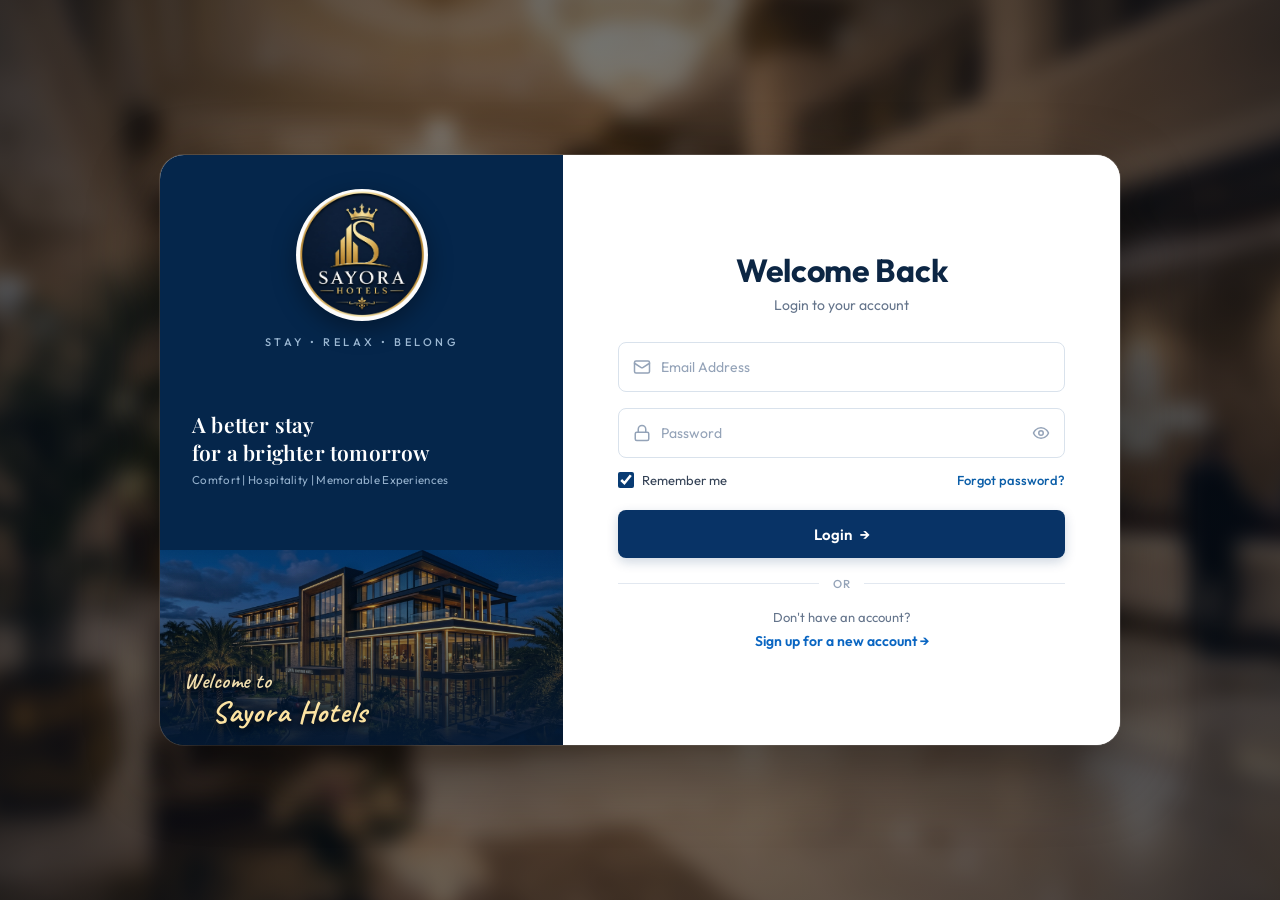
<file: index.html>
<!DOCTYPE html>
<html lang="en">

<head>
    <meta charset="UTF-8">
    <meta name="viewport" content="width=device-width, initial-scale=1.0">
    <title>Sayora Hotels - Login</title>

    <!-- Google Fonts -->
    <link rel="preconnect" href="https://fonts.googleapis.com">
    <link rel="preconnect" href="https://fonts.gstatic.com" crossorigin>
    <link href="https://fonts.googleapis.com/css2?family=Caveat:wght@600;700&family=Outfit:wght@300;400;500;600;700&family=Playfair+Display:ital,wght@0,500;0,600;1,400&display=swap" rel="stylesheet">

    <!-- Login Stylesheet -->
    <link rel="stylesheet" href="css/login.css">
</head>

<body>
    <!-- Luxury Hotel Blurred Backdrop -->
    <div class="login-bg-backdrop"></div>
    <div class="login-bg-overlay"></div>

    <!-- Main Login Modal Card -->
    <div class="login-container">
        <!-- Left Side: Navy Blue Branding & Visuals -->
        <div class="login-left">
            <!-- Brand Top Header -->
            <div class="brand-header-section">
                <div class="brand-logo-ring">
                    <img src="images/logo.jpg" alt="Sayora Hotels Logo" class="brand-logo-img">
                </div>
                <div class="brand-tagline">STAY &bull; RELAX &bull; BELONG</div>
            </div>

            <!-- Brand Slogan -->
            <div class="brand-slogan-block">
                <h3>A better stay<br>for a brighter tomorrow</h3>
                <p>Comfort | Hospitality | Memorable Experiences</p>
            </div>

            <!-- Bottom Luxury Exterior Preview with Cursive Script -->
            <div class="brand-preview-wrapper">
                <img src="images/hotel-exterior-night.jpg" alt="Sayora Hotels Luxury Property" class="brand-preview-img">
                <div class="brand-preview-gradient">
                    <div class="welcome-cursive">
                        <span class="script-welcome">Welcome to</span>
                        <span class="script-brand">Sayora Hotels</span>
                    </div>
                </div>
            </div>
        </div>

        <!-- Right Side: White Clean Form -->
        <div class="login-right">
            <div class="login-header-group">
                <h1>Welcome Back</h1>
                <p>Login to your account</p>
            </div>

            <form class="login-form" id="loginForm" onsubmit="handleLoginSubmit(event); return false;">
                <!-- Email / Username Field -->
                <div class="input-field-wrapper">
                    <span class="field-icon" aria-hidden="true">
                        <svg viewBox="0 0 24 24" fill="none" stroke="currentColor" stroke-width="2" stroke-linecap="round" stroke-linejoin="round">
                            <rect x="2" y="4" width="20" height="16" rx="2"></rect>
                            <path d="m22 7-8.97 5.7a1.94 1.94 0 0 1-2.06 0L2 7"></path>
                        </svg>
                    </span>
                    <input type="text" id="username" placeholder="Email Address" required autocomplete="username">
                </div>

                <!-- Password Field with Eye Toggle -->
                <div class="input-field-wrapper">
                    <span class="field-icon" aria-hidden="true">
                        <svg viewBox="0 0 24 24" fill="none" stroke="currentColor" stroke-width="2" stroke-linecap="round" stroke-linejoin="round">
                            <rect x="3" y="11" width="18" height="11" rx="2" ry="2"></rect>
                            <path d="M7 11V7a5 5 0 0 1 10 0v4"></path>
                        </svg>
                    </span>
                    <input type="password" id="password" placeholder="Password" required autocomplete="current-password">
                    <button type="button" class="password-toggle-btn" id="togglePasswordBtn" onclick="togglePasswordVisibility()" aria-label="Toggle password visibility">
                        <svg id="eyeIcon" viewBox="0 0 24 24" fill="none" stroke="currentColor" stroke-width="2" stroke-linecap="round" stroke-linejoin="round">
                            <path d="M2 12s3-7 10-7 10 7 10 7-3 7-10 7-10-7-10-7Z"></path>
                            <circle cx="12" cy="12" r="3"></circle>
                        </svg>
                    </button>
                </div>

                <!-- Remember Me & Forgot Password Row -->
                <div class="login-options-row">
                    <label class="remember-me-label">
                        <input type="checkbox" id="rememberMe" checked>
                        <span>Remember me</span>
                    </label>
                    <a href="javascript:void(0)" class="forgot-password-link" onclick="handleForgotPassword()">Forgot password?</a>
                </div>

                <!-- Submit Button -->
                <button type="submit" class="btn-login-submit" id="loginSubmitBtn">
                    <span>Login</span>
                    <span class="submit-arrow">&rarr;</span>
                </button>
            </form>

            <!-- OR Divider -->
            <div class="divider-separator">
                <span>OR</span>
            </div>

            <!-- Sign Up Section -->
            <div class="signup-section">
                <p>Don't have an account?</p>
                <a href="javascript:void(0)" class="signup-action-link" onclick="handleSignUpPrompt()">
                    Sign up for a new account &rarr;
                </a>
            </div>
        </div>
    </div>

    <!-- Notification Toast -->
    <div id="loginToast" class="login-toast" role="alert">
        <span id="toastMessage">Notification message</span>
    </div>

    <!-- Application Script -->
    <script src="js/script.js"></script>

    <!-- Login Page Interactive Script -->
    <script>
        // Pre-fill remembered username if saved
        window.addEventListener("DOMContentLoaded", () => {
            const remembered = localStorage.getItem("sayoraRememberedUser");
            if (remembered) {
                const usernameEl = document.getElementById("username");
                if (usernameEl && !usernameEl.value) {
                    usernameEl.value = remembered;
                }
            }
        });

        // Toggle password visibility
        function togglePasswordVisibility() {
            const passwordInput = document.getElementById("password");
            const eyeIcon = document.getElementById("eyeIcon");
            if (!passwordInput || !eyeIcon) return;

            if (passwordInput.type === "password") {
                passwordInput.type = "text";
                eyeIcon.innerHTML = `
                    <path d="M9.88 9.88a3 3 0 1 0 4.24 4.24"></path>
                    <path d="M10.73 5.08A10.43 10.43 0 0 1 12 5c7 0 10 7 10 7a13.16 13.16 0 0 1-1.67 2.68"></path>
                    <path d="M6.61 6.61A13.526 13.526 0 0 0 2 12s3 7 10 7a9.74 9.74 0 0 0 5.39-1.61"></path>
                    <line x1="2" y1="2" x2="22" y2="22"></line>
                `;
            } else {
                passwordInput.type = "password";
                eyeIcon.innerHTML = `
                    <path d="M2 12s3-7 10-7 10 7 10 7-3 7-10 7-10-7-10-7Z"></path>
                    <circle cx="12" cy="12" r="3"></circle>
                `;
            }
        }

        // Show toast notification
        function showLoginToast(message, isSuccess = false) {
            const toast = document.getElementById("loginToast");
            const toastMsg = document.getElementById("toastMessage");
            if (!toast || !toastMsg) return;

            toastMsg.textContent = message;
            toast.className = "login-toast show" + (isSuccess ? " success" : "");

            setTimeout(() => {
                toast.className = "login-toast";
            }, 3500);
        }

        // Forgot password modal/alert
        function handleForgotPassword() {
            alert("Sayora Hotels Security Hint:\n\nDefault Admin Username: admin (or admin@sayora.com)\nDefault Password: " + (localStorage.getItem("sayoraAdminPassword") || "1234"));
        }

        // Sign up prompt
        function handleSignUpPrompt() {
            alert("Sayora Hotels Administrative Portal:\nNew account registration is managed by hotel administration. Please contact HR or IT administrator.");
        }

        // Enhanced login handler supporting both standard 'admin' and email variations
        function handleLoginSubmit(event) {
            if (event) event.preventDefault();

            const usernameInput = document.getElementById("username");
            const passwordInput = document.getElementById("password");
            const rememberMe = document.getElementById("rememberMe");

            const enteredUser = usernameInput ? usernameInput.value.trim() : "";
            const enteredPass = passwordInput ? passwordInput.value : "";

            const storedPass = localStorage.getItem("sayoraAdminPassword") || "1234";

            // Allow 'admin' or emails like 'admin@sayora.com', 'admin@hotels.com', 'admin@gmail.com'
            const isUserValid = (
                enteredUser.toLowerCase() === "admin" ||
                enteredUser.toLowerCase() === "admin@sayora.com" ||
                enteredUser.toLowerCase() === "admin@gmail.com" ||
                enteredUser.toLowerCase().startsWith("admin@")
            );

            if (isUserValid && enteredPass === storedPass) {
                if (rememberMe && rememberMe.checked) {
                    localStorage.setItem("sayoraRememberedUser", enteredUser);
                } else {
                    localStorage.removeItem("sayoraRememberedUser");
                }
                showLoginToast("Login successful! Redirecting...", true);
                setTimeout(() => {
                    window.location.href = "home.html";
                }, 600);
            } else {
                showLoginToast("Invalid Username / Email or Password");
            }
        }

        // Keep existing login() functional as fallback
        window.login = function() {
            handleLoginSubmit(null);
        };
    </script>
</body>

</html>
</file>
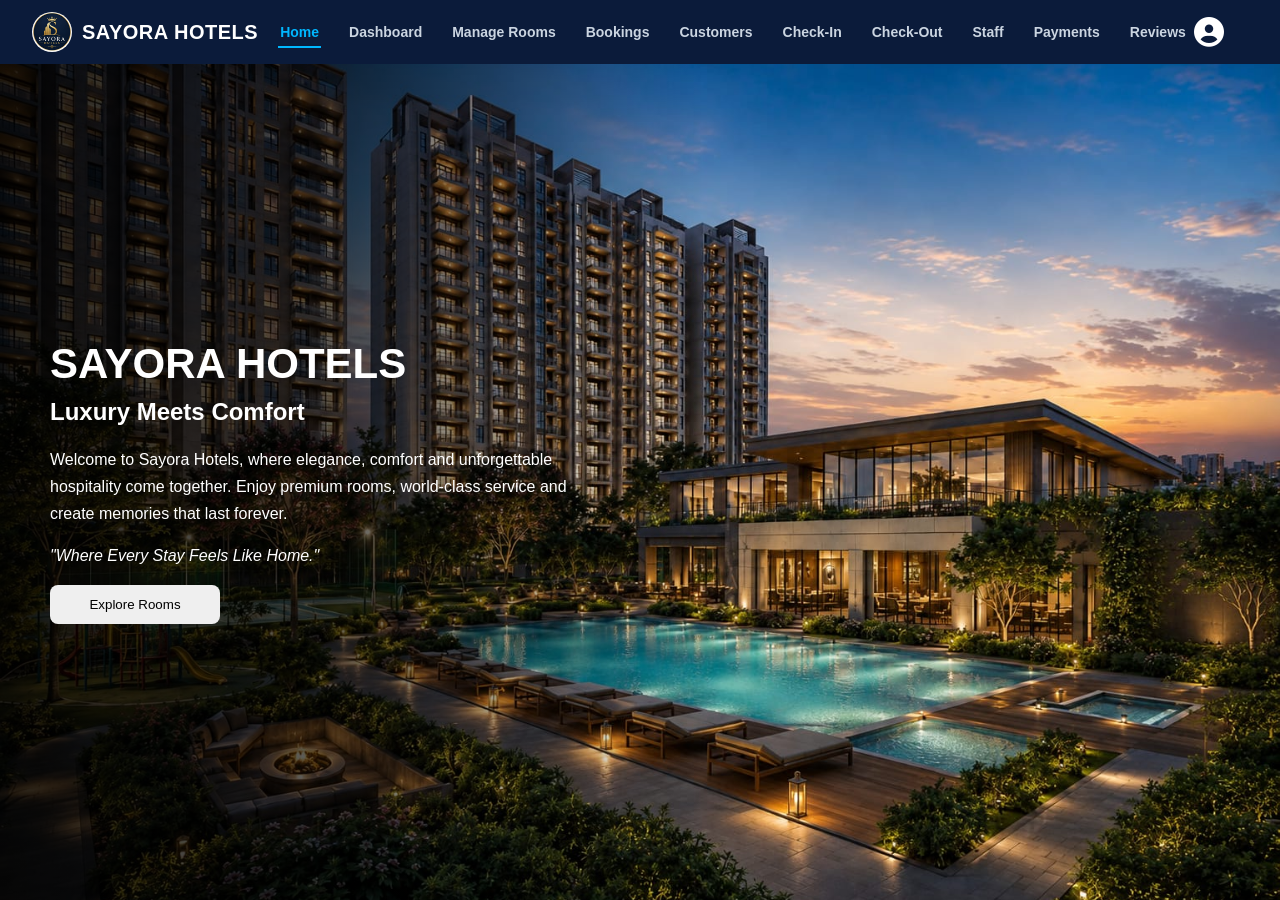
<file: home.html>
<!DOCTYPE html>
<html lang="en">
<head>
    <meta charset="UTF-8">
    <meta name="viewport" content="width=device-width, initial-scale=1.0">
    <title>Sayora Hotels - Home</title>

    <link rel="stylesheet"href="./css/home.css">
    <link rel="stylesheet"
    href="https://cdnjs.cloudflare.com/ajax/libs/font-awesome/6.5.2/css/all.min.css">
</head>
<body>

<header>
    <nav class="navbar">

        <div class="logo">
            <img src="./images/logo.jpg" alt="Logo">
            <h2>SAYORA HOTELS</h2>
        </div>

        <ul class="nav-links">
            <li><a href="home.html" class="active">Home</a></li>
            <li><a href="pages/dashboard.html">Dashboard</a></li>
            <li><a href="pages/rooms.html">Manage Rooms</a></li>
            <li><a href="pages/bookings.html">Bookings</a></li>
            <li><a href="pages/customers.html">Customers</a></li>
            <li><a href="pages/checkin.html">Check-In</a></li>
            <li><a href="pages/checkout.html">Check-Out</a></li>
            <li><a href="pages/staff.html">Staff</a></li>
            <li><a href="pages/payments.html">Payments</a></li>
            <li><a href="pages/reviews.html">Reviews</a></li>
        </ul>
        
        <div class="profile-icon" title="Account Settings & Profile">
            <i class="fa-solid fa-circle-user"></i>
        </div>
    </nav>
</header>
<section class="hero">

   <div class="hero-section">
    <img src="./images/home-bg.jpg" alt="Sayora Hotels">

    <div class="hero-overlay">
        <h1>SAYORA HOTELS</h1>
        <h2>Luxury Meets Comfort</h2>

        <p>
            Welcome to Sayora Hotels, where elegance, comfort
            and unforgettable hospitality come together.
            Enjoy premium rooms, world-class service and
            create memories that last forever.
        </p>

        <em>"Where Every Stay Feels Like Home."</em>

        <button onclick="window.location.href='pages/rooms.html'">Explore Rooms</button>
    </div>
</div>

</section>

<script src="js/script.js"></script>
</body>
</html>
</file>
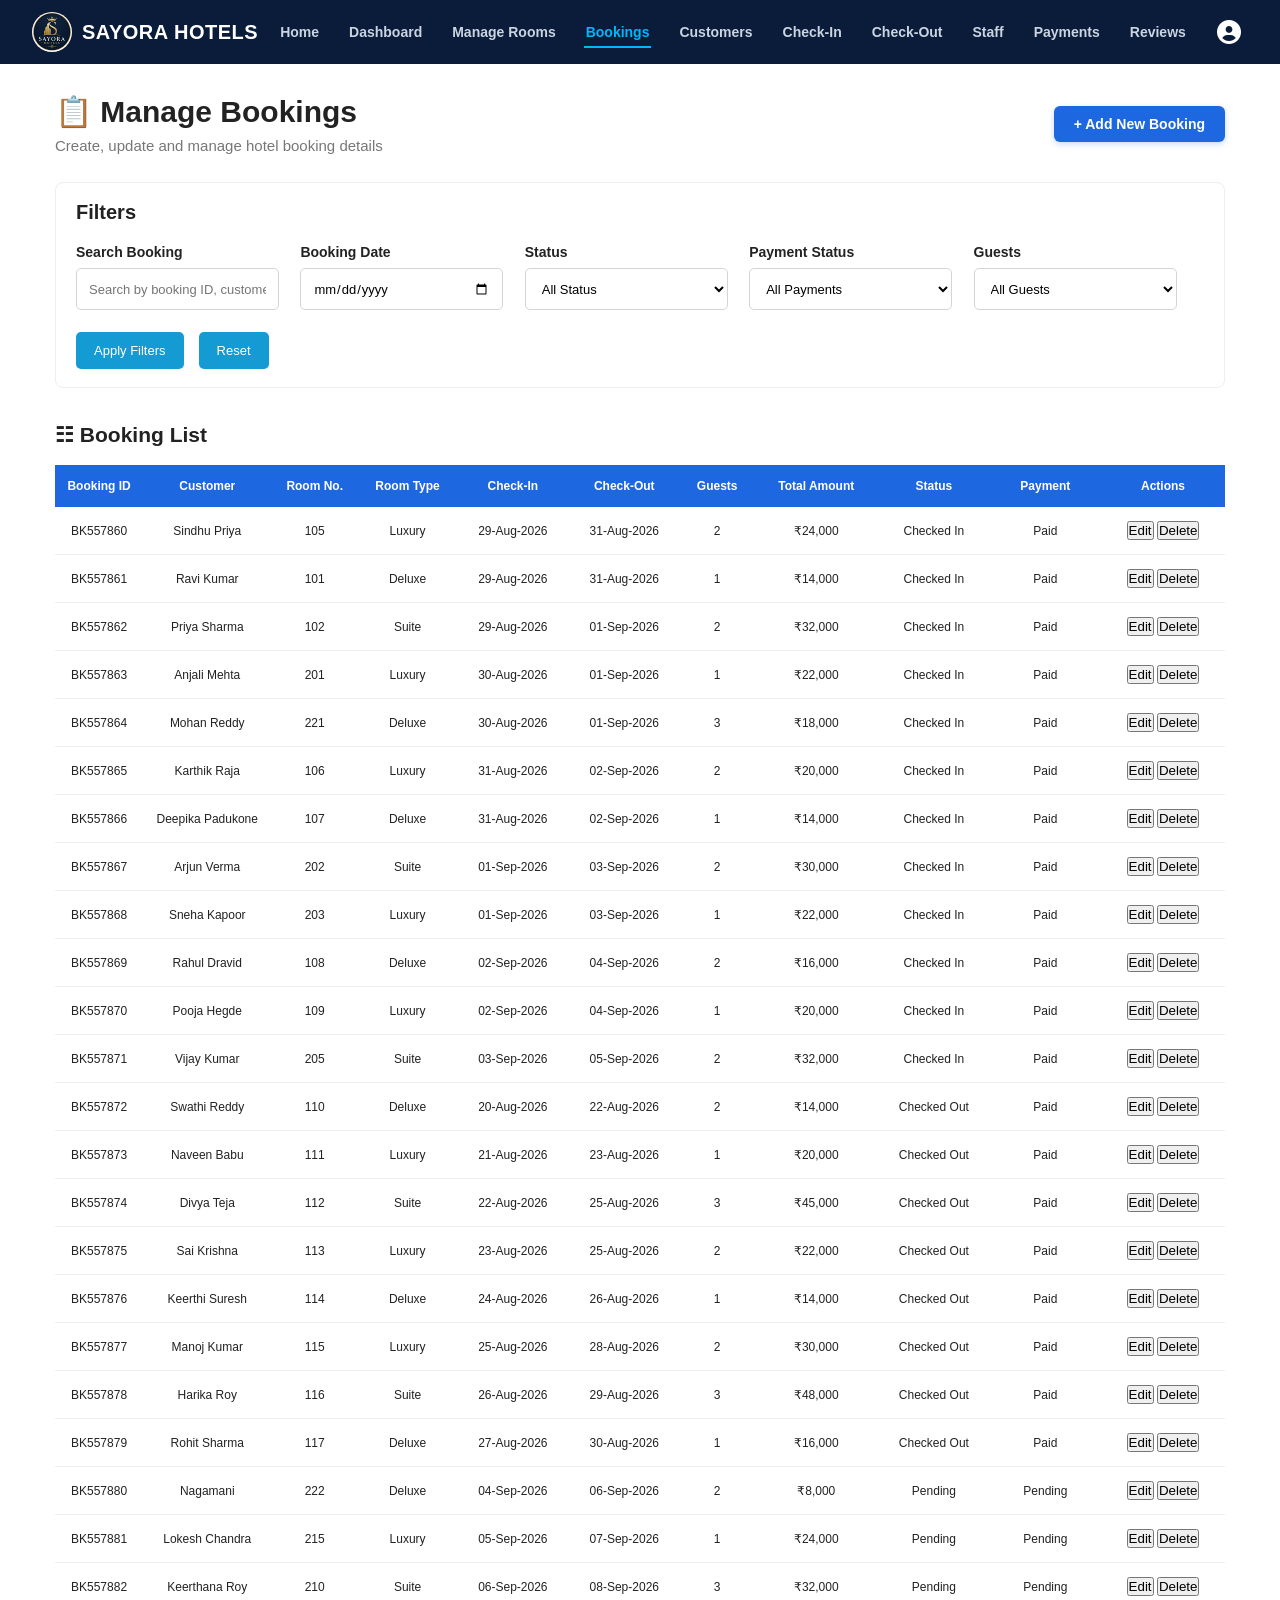
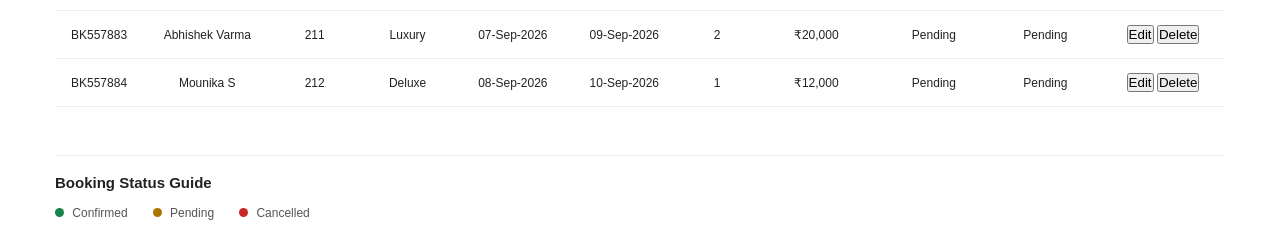
<file: pages/bookings.html>
<!DOCTYPE html>
<html lang="en">
<head>
    <meta charset="UTF-8">
    <meta name="viewport" content="width=device-width, initial-scale=1.0">

    <title>Manage Bookings - Sayora Hotels</title>

    <link rel="stylesheet" href="../css/style.css">
    <link rel="stylesheet" href="../css/bookings.css">
    <link rel="stylesheet" href="https://cdnjs.cloudflare.com/ajax/libs/font-awesome/6.5.2/css/all.min.css">
</head>

<body>

<!-- ================= HEADER ================= -->

<header>
    <nav class="navbar">
        <div class="logo">
            <img src="../images/logo.jpg" alt="Sayora Hotels Logo">
            <h2>SAYORA HOTELS</h2>
        </div>

        <ul class="nav-links">
            <li><a href="../home.html">Home</a></li>
            <li><a href="dashboard.html">Dashboard</a></li>
            <li><a href="rooms.html">Manage Rooms</a></li>
            <li><a href="bookings.html" class="active">Bookings</a></li>
            <li><a href="customers.html">Customers</a></li>
            <li><a href="checkin.html">Check-In</a></li>
            <li><a href="checkout.html">Check-Out</a></li>
            <li><a href="staff.html">Staff</a></li>
            <li><a href="payments.html">Payments</a></li>
            <li><a href="reviews.html">Reviews</a></li>
        </ul>

        <div class="profile-icon" title="Account Settings & Profile">
            <i class="fa-solid fa-circle-user"></i>
        </div>
    </nav>
</header>


<!-- ================= MAIN CONTENT ================= -->

<main class="bookings-container">

    <!-- Page Heading -->

    <div class="page-header">

        <div>
            <h1>📋 Manage Bookings</h1>

            <p>
                Create, update and manage hotel booking details
            </p>
        </div>

        <button id="addNewBookingBtn" class="new-booking-btn">
            + Add New Booking
        </button>

    </div>


    <!-- ================= CONTENT ================= -->

    <div class="booking-content">


        <!-- ================= FILTERS ================= -->

        <aside class="booking-filters">

            <h2>Filters</h2>


            <!-- Search Booking -->

            <div class="filter-group">

                <label for="searchBooking">
                    Search Booking
                </label>

                <input
                    type="text"
                    id="searchBooking"
                    placeholder="Search by booking ID, customer, room..."
                    oninput="applyBookingFilters()"
                    onkeyup="applyBookingFilters()"
                >

            </div>


            <!-- Booking Date -->

            <div class="filter-group">

                <label for="bookingDate">
                    Booking Date
                </label>

                <input
                    type="date"
                    id="bookingDate"
                >

            </div>


            <!-- Status -->

            <div class="filter-group">

                <label for="bookingStatusFilter">
                    Status
                </label>

                <select id="bookingStatusFilter">

                    <option value="">
                        All Status
                    </option>

                    <option value="Confirmed">
                        Confirmed
                    </option>

                    <option value="Pending">
                        Pending
                    </option>

                    <option value="Cancelled">
                        Cancelled
                    </option>

                </select>

            </div>


            <!-- Payment Status -->

            <div class="filter-group">

                <label for="paymentStatusFilter">
                    Payment Status
                </label>

                <select id="paymentStatusFilter">

                    <option value="">
                        All Payments
                    </option>

                    <option value="Paid">
                        Paid
                    </option>

                    <option value="Pending">
                        Pending
                    </option>

                    <option value="Refunded">
                        Refunded
                    </option>

                </select>

            </div>


            <!-- Guests -->

            <div class="filter-group">

                <label for="guestFilter">
                    Guests
                </label>

                <select id="guestFilter">

                    <option value="">
                        All Guests
                    </option>

                    <option value="1">
                        1 Guest
                    </option>

                    <option value="2">
                        2 Guests
                    </option>

                    <option value="3">
                        3 Guests
                    </option>

                    <option value="4">
                        4+ Guests
                    </option>

                </select>

            </div>


            <!-- Filter Buttons -->

            <div class="filter-buttons">

                <button
                    type="button"
                    class="apply-filter-btn"
                    onclick="applyBookingFilters()"
                >
                    Apply Filters
                </button>

                <button
                    type="button"
                    class="reset-filter-btn"
                    onclick="resetBookingFilters()"
                >
                    Reset
                </button>

            </div>

        </aside>



        <!-- ================= BOOKING LIST ================= -->

        <section class="booking-list-section">

            <div class="section-title">

                <h2>
                    ☷ Booking List
                </h2>

            </div>


            <div class="booking-table-wrapper">

                <table class="booking-table">

                    <thead>

                        <tr>

                            <th>Booking ID</th>

                            <th>Customer</th>

                            <th>Room No.</th>

                            <th>Room Type</th>

                            <th>Check-In</th>

                            <th>Check-Out</th>

                            <th>Guests</th>

                            <th>Total Amount</th>

                            <th>Status</th>

                            <th>Payment</th>

                            <th>Actions</th>

                        </tr>

                    </thead>


                    <tbody id="bookingsTableBody">

                        <!-- Booking rows will be generated using JavaScript -->

                    </tbody>

                </table>

            </div>


            <!-- ================= PAGINATION ================= -->

            <div
                id="bookingPagination"
                class="booking-pagination"
            >

            </div>


            <!-- ================= STATUS GUIDE ================= -->

            <div class="booking-status-guide">

                <h3>Booking Status Guide</h3>

                <div class="status-guide-items">

                    <span>
                        <span class="guide-dot confirmed"></span>
                        Confirmed
                    </span>

                    <span>
                        <span class="guide-dot pending"></span>
                        Pending
                    </span>

                    <span>
                        <span class="guide-dot cancelled"></span>
                        Cancelled
                    </span>

                </div>

            </div>

        </section>

    </div>

</main>


<!-- ================= NEW BOOKING MODAL ================= -->

<div
    id="newBookingModal"
    class="booking-modal"
>

    <div class="booking-modal-content">

        <div class="modal-header">

            <h2>➕ New Booking</h2>

            <button
                type="button"
                class="close-modal-btn"
            >
                ×
            </button>

        </div>


        <form id="newBookingForm">

            <div class="form-row">

                <div class="form-group">

                    <label>
                        Customer Name
                    </label>

                    <input
                        type="text"
                        id="customerName"
                        placeholder="Enter customer name"
                        required
                    >

                </div>


                <div class="form-group">

                    <label>
                        Room Number
                    </label>

                    <input
                        type="number"
                        id="bookingRoomNo"
                        placeholder="Enter room number"
                        required
                    >

                </div>

            </div>


            <div class="form-row">

                <div class="form-group">
                    <label>Room Type</label>
                    <select id="bookingRoomType" required>
                        <option value="">Select Room Type</option>
                        <option value="Luxury">Luxury (₹10,000/night)</option>
                        <option value="Deluxe">Deluxe (₹7,000/night)</option>
                        <option value="Suite">Suite (₹15,000/night)</option>
                    </select>
                </div>

                <div class="form-group">
                    <label>Number of Guests</label>
                    <input
                        type="number"
                        id="bookingGuests"
                        min="1"
                        value="1"
                        required
                    >
                </div>
            </div>

            <div class="form-row">
                <div class="form-group">
                    <label>Check-In Date</label>
                    <input
                        type="date"
                        id="checkInDate"
                        required
                    >
                </div>

                <div class="form-group">
                    <label>Check-Out Date</label>
                    <input
                        type="date"
                        id="checkOutDate"
                        required
                    >
                </div>
            </div>

            <div class="form-row">
                <div class="form-group">
                    <label>Total Amount (₹)</label>
                    <input
                        type="number"
                        id="bookingAmount"
                        placeholder="Amount calculates automatically"
                        required
                    >
                </div>


                <div class="form-group">

                    <label>
                        Payment Status
                    </label>

                    <select id="bookingPaymentStatus">

                        <option value="Paid">
                            Paid
                        </option>

                        <option value="Pending">
                            Pending
                        </option>

                    </select>

                </div>

            </div>


            <div class="form-group">

                <label>
                    Booking Status
                </label>

                <select id="newBookingStatus">

                    <option value="Confirmed">
                        Confirmed
                    </option>

                    <option value="Pending">
                        Pending
                    </option>

                    <option value="Cancelled">
                        Cancelled
                    </option>

                </select>

            </div>


            <div class="modal-buttons">

                <button
                    type="button"
                    class="cancel-booking-btn"
                >
                    Cancel
                </button>

                <button
                    type="submit"
                    class="save-booking-btn"
                >
                    Save Booking
                </button>

            </div>

        </form>

    </div>

</div>


<script src="../js/script.js"></script>
<script>
    document.addEventListener("DOMContentLoaded", function () {
        const addNewBookingBtn = document.getElementById("addNewBookingBtn");
        const newBookingModal = document.getElementById("newBookingModal");
        const closeModalBtn = document.querySelector(".close-modal-btn");
        const cancelBookingBtn = document.querySelector(".cancel-booking-btn");
        const newBookingForm = document.getElementById("newBookingForm");
        const bookingsTableBody = document.getElementById("bookingsTableBody");
        const modalTitle = document.querySelector(".modal-header h2");
        const saveBookingBtn = document.querySelector(".save-booking-btn");
        let editingBookingId = null;

        function resetBookingForm() {
            newBookingForm.reset();
            editingBookingId = null;
            if (modalTitle) modalTitle.textContent = "➕ New Booking";
            if (saveBookingBtn) saveBookingBtn.textContent = "Save Booking";
        }

        function parseBookingDateToISO(dateValue) {
            if (!dateValue) return "";
            if (/^\d{4}-\d{2}-\d{2}$/.test(dateValue)) return dateValue;

            if (/^\d{2}-[A-Za-z]{3}-\d{4}$/.test(dateValue)) {
                const [day, monthName, year] = dateValue.split("-");
                const monthMap = {
                    Jan: "01", Feb: "02", Mar: "03", Apr: "04", May: "05", Jun: "06",
                    Jul: "07", Aug: "08", Sep: "09", Oct: "10", Nov: "11", Dec: "12"
                };
                return `${year}-${monthMap[monthName]}-${day}`;
            }

            return "";
        }

        function getSavedBookings() {
            return JSON.parse(localStorage.getItem("sayoraBookings")) || [];
        }

        function populateBookingForm(booking) {
            document.getElementById("customerName").value = booking.customerName || "";
            document.getElementById("bookingRoomNo").value = booking.roomNo || "";
            document.getElementById("bookingRoomType").value = booking.roomType || "";
            document.getElementById("bookingGuests").value = booking.guests || "1";
            document.getElementById("checkInDate").value = parseBookingDateToISO(booking.checkIn);
            document.getElementById("checkOutDate").value = parseBookingDateToISO(booking.checkOut);
            document.getElementById("bookingAmount").value = booking.amount || "";
            document.getElementById("bookingPaymentStatus").value = booking.paymentStatus || "Paid";
            document.getElementById("newBookingStatus").value = booking.bookingStatus || "Confirmed";

            editingBookingId = booking.bookingId;
            if (modalTitle) modalTitle.textContent = "✏️ Edit Booking";
            if (saveBookingBtn) saveBookingBtn.textContent = "Update Booking";
            newBookingModal.style.display = "flex";
        }

        function updateRowFromBooking(booking) {
            const row = bookingsTableBody.querySelector(`tr[data-booking-id="${booking.bookingId}"]`);
            if (!row) return;

            row.dataset.bookingId = booking.bookingId;
            row.innerHTML = `
                <td>${booking.bookingId}</td>
                <td>${booking.customerName}</td>
                <td>${booking.roomNo}</td>
                <td>${booking.roomType}</td>
                <td>${booking.checkIn}</td>
                <td>${booking.checkOut}</td>
                <td>${booking.guests}</td>
                <td>₹${Number(booking.amount).toLocaleString("en-IN")}</td>
                <td>${booking.bookingStatus}</td>
                <td>${booking.paymentStatus}</td>
                <td>
                    <button type="button" class="edit-booking-btn">Edit</button>
                    <button type="button" class="delete-booking-btn">Delete</button>
                </td>
            `;
        }

        function extractBookingDataFromRow(row) {
            if (!row) return null;

            return {
                bookingId: row.dataset.bookingId || row.cells[0]?.textContent.trim(),
                customerName: row.cells[1]?.textContent.trim(),
                roomNo: row.cells[2]?.textContent.trim(),
                roomType: row.cells[3]?.textContent.trim(),
                checkIn: row.cells[4]?.textContent.trim(),
                checkOut: row.cells[5]?.textContent.trim(),
                guests: row.cells[6]?.textContent.trim(),
                amount: row.cells[7]?.textContent.replace(/[₹,]/g, "").trim(),
                bookingStatus: row.cells[8]?.textContent.trim(),
                paymentStatus: row.cells[9]?.textContent.trim()
            };
        }

        addNewBookingBtn.addEventListener("click", function () {
            resetBookingForm();
            newBookingModal.style.display = "flex";
        });

        closeModalBtn.addEventListener("click", function () {
            newBookingModal.style.display = "none";
            resetBookingForm();
        });

        const bookingRoomNo = document.getElementById("bookingRoomNo");
        const bookingRoomType = document.getElementById("bookingRoomType");
        const bookingAmount = document.getElementById("bookingAmount");
        const bookingGuests = document.getElementById("bookingGuests");
        const checkInDateInput = document.getElementById("checkInDate");
        const checkOutDateInput = document.getElementById("checkOutDate");

        const roomDetails = {};
        for (let roomNo = 101; roomNo <= 350; roomNo++) {
            let type = "";
            let amount = 0;

            if (roomNo >= 101 && roomNo <= 117) {
                type = "Luxury"; amount = 10000;
            } else if (roomNo >= 118 && roomNo <= 134) {
                type = "Deluxe"; amount = 7000;
            } else if (roomNo >= 135 && roomNo <= 150) {
                type = "Suite"; amount = 15000;
            } else if (roomNo >= 201 && roomNo <= 217) {
                type = "Luxury"; amount = 11000;
            } else if (roomNo >= 218 && roomNo <= 234) {
                type = "Deluxe"; amount = 8000;
            } else if (roomNo >= 235 && roomNo <= 250) {
                type = "Suite"; amount = 16000;
            } else if (roomNo >= 301 && roomNo <= 316) {
                type = "Luxury"; amount = 12000;
            } else if (roomNo >= 317 && roomNo <= 332) {
                type = "Deluxe"; amount = 9000;
            } else if (roomNo >= 333 && roomNo <= 350) {
                type = "Suite"; amount = 17000;
            }

            if (type !== "") {
                roomDetails[roomNo] = { type, amount };
            }
        }

        function calculateBookingAmount() {
            const roomNumber = bookingRoomNo ? bookingRoomNo.value.trim() : "";
            const guests = Number(bookingGuests ? bookingGuests.value : 1) || 1;

            if (roomNumber && roomDetails[roomNumber] && bookingRoomType && !bookingRoomType.value) {
                bookingRoomType.value = roomDetails[roomNumber].type;
            }

            const roomType = bookingRoomType ? bookingRoomType.value.trim() : "";
            const roomRates = {
                Luxury: 10000,
                Deluxe: 7000,
                Suite: 15000
            };

            let baseRate = (roomNumber && roomDetails[roomNumber]) ? roomDetails[roomNumber].amount : (roomRates[roomType] || 10000);

            // Calculate nights
            let nights = 1;
            if (checkInDateInput && checkOutDateInput && checkInDateInput.value && checkOutDateInput.value) {
                const d1 = new Date(checkInDateInput.value);
                const d2 = new Date(checkOutDateInput.value);
                const diffTime = d2.getTime() - d1.getTime();
                if (diffTime > 0) {
                    nights = Math.max(1, Math.round(diffTime / (1000 * 60 * 60 * 24)));
                }
            }

            if (bookingAmount && (roomType || roomNumber)) {
                bookingAmount.value = baseRate * guests * nights;
            }
        }

        if (bookingRoomNo) {
            bookingRoomNo.addEventListener("input", function () {
                const roomNumber = bookingRoomNo.value.trim();
                if (roomDetails[roomNumber] && bookingRoomType) {
                    bookingRoomType.value = roomDetails[roomNumber].type;
                }
                calculateBookingAmount();
            });
            bookingRoomNo.addEventListener("change", calculateBookingAmount);
        }

        if (bookingRoomType) {
            bookingRoomType.addEventListener("change", calculateBookingAmount);
        }

        if (bookingGuests) {
            bookingGuests.addEventListener("input", calculateBookingAmount);
            bookingGuests.addEventListener("change", calculateBookingAmount);
        }

        if (checkInDateInput) {
            checkInDateInput.addEventListener("change", calculateBookingAmount);
        }

        if (checkOutDateInput) {
            checkOutDateInput.addEventListener("change", calculateBookingAmount);
        }

        cancelBookingBtn.addEventListener("click", function () {
            newBookingModal.style.display = "none";
            resetBookingForm();
        });

        newBookingModal.addEventListener("click", function (event) {
            if (event.target === newBookingModal) {
                newBookingModal.style.display = "none";
                resetBookingForm();
            }
        });

        bookingsTableBody.addEventListener("click", function (event) {
            const editBtn = event.target.closest(".edit-booking-btn");
            const deleteBtn = event.target.closest(".delete-booking-btn");
            const row = event.target.closest("tr");
            if (!row) return;

            const bookingId = row.dataset.bookingId;
            const savedBookings = getSavedBookings();
            let booking = savedBookings.find(item => item.bookingId === bookingId);

            if (!booking) {
                booking = extractBookingDataFromRow(row);
            }

            if (editBtn && booking) {
                populateBookingForm(booking);
                return;
            }

            if (deleteBtn) {
                const confirmDelete = confirm(`Delete booking ${bookingId || booking?.bookingId}?`);
                if (!confirmDelete) return;

                if (bookingId) {
                    const updatedBookings = savedBookings.filter(item => item.bookingId !== bookingId);
                    localStorage.setItem("sayoraBookings", JSON.stringify(updatedBookings));
                    removeSharedBookingData(bookingId);
                    if (typeof refreshAllDashboardDataAndViews === "function") {
                        refreshAllDashboardDataAndViews();
                    }
                }

                row.remove();
            }
        });

        function handleSaveBooking(event) {
            if (event) {
                event.preventDefault();
                event.stopPropagation();
            }

            const customerName = document.getElementById("customerName") ? document.getElementById("customerName").value.trim() : "";
            const roomNo = document.getElementById("bookingRoomNo") ? document.getElementById("bookingRoomNo").value.trim() : "";
            const roomType = document.getElementById("bookingRoomType") ? document.getElementById("bookingRoomType").value.trim() : "";
            const guests = document.getElementById("bookingGuests") ? document.getElementById("bookingGuests").value.trim() : "1";
            const checkInValue = document.getElementById("checkInDate") ? document.getElementById("checkInDate").value : "";
            const checkOutValue = document.getElementById("checkOutDate") ? document.getElementById("checkOutDate").value : "";
            const checkIn = formatBookingDate(checkInValue);
            const checkOut = formatBookingDate(checkOutValue);
            let amount = document.getElementById("bookingAmount") ? document.getElementById("bookingAmount").value.trim() : "";
            const paymentStatus = document.getElementById("bookingPaymentStatus") ? document.getElementById("bookingPaymentStatus").value : "Paid";
            const bookingStatus = document.getElementById("newBookingStatus") ? document.getElementById("newBookingStatus").value : "Confirmed";

            // If amount wasn't calculated yet, calculate it now
            if (!amount && roomType) {
                calculateBookingAmount();
                amount = document.getElementById("bookingAmount") ? document.getElementById("bookingAmount").value.trim() : "";
            }

            const missing = [];
            if (!customerName) missing.push("Customer Name");
            if (!roomNo) missing.push("Room Number");
            if (!roomType) missing.push("Room Type");
            if (!checkInValue) missing.push("Check-In Date");
            if (!checkOutValue) missing.push("Check-Out Date");
            if (!amount) missing.push("Total Amount");

            if (missing.length > 0) {
                alert("Please fill in: " + missing.join(", "));
                return;
            }

            // Double Booking Validation
            const appData = (typeof readAppData === "function") ? readAppData() : { bookings: [] };
            const isAlreadyBooked = (appData.bookings || []).some(item => {
                if (editingBookingId && item.bookingId === editingBookingId) return false;
                if (String(item.roomNo).trim() !== String(roomNo).trim()) return false;
                const status = String(item.bookingStatus || "").toLowerCase();
                return status === "confirmed" || status === "checked in" || status === "pending";
            });

            if (isAlreadyBooked) {
                alert("Room " + roomNo + " is already booked! Please choose another room.");
                return;
            }

            if (editingBookingId) {
                const updatedBooking = {
                    bookingId: editingBookingId,
                    customerName,
                    roomNo,
                    roomType,
                    guests,
                    checkIn,
                    checkOut,
                    amount,
                    bookingStatus,
                    paymentStatus
                };

                syncSharedBookingData(updatedBooking);
                alert("Booking updated successfully!");
            } else {
                const bookingId = `BK${String(Math.floor(100000 + Math.random() * 900000))}`;
                const newBooking = {
                    bookingId,
                    customerName,
                    roomNo,
                    roomType,
                    guests,
                    checkIn,
                    checkOut,
                    amount,
                    bookingStatus,
                    paymentStatus
                };

                syncSharedBookingData(newBooking);
                alert("Booking added successfully!");
            }

            localStorage.setItem("sayoraDataSeeded", "true");
            newBookingModal.style.display = "none";
            resetBookingForm();

            if (typeof refreshAllDashboardDataAndViews === "function") {
                refreshAllDashboardDataAndViews();
            } else if (typeof renderSharedBookingsTable === "function") {
                renderSharedBookingsTable();
            }
            if (typeof setupTablePagination === "function") {
                if (window.paginationStateMap) window.paginationStateMap["bookingsTableBody"] = 1;
                setupTablePagination("bookingsTableBody", "bookingPagination", 5);
            } else if (typeof applyBookingFilters === "function") {
                applyBookingFilters();
            }
        }

        newBookingForm.addEventListener("submit", handleSaveBooking);
        if (saveBookingBtn) {
            saveBookingBtn.addEventListener("click", handleSaveBooking);
        }

        // Initialize table on load
        if (typeof renderSharedBookingsTable === "function") {
            renderSharedBookingsTable();
        }
        if (typeof setupTablePagination === "function") {
            setupTablePagination("bookingsTableBody", "bookingPagination", 5);
        } else if (typeof applyBookingFilters === "function") {
            applyBookingFilters();
        }
    });
</script>
</body>
</html>
</file>
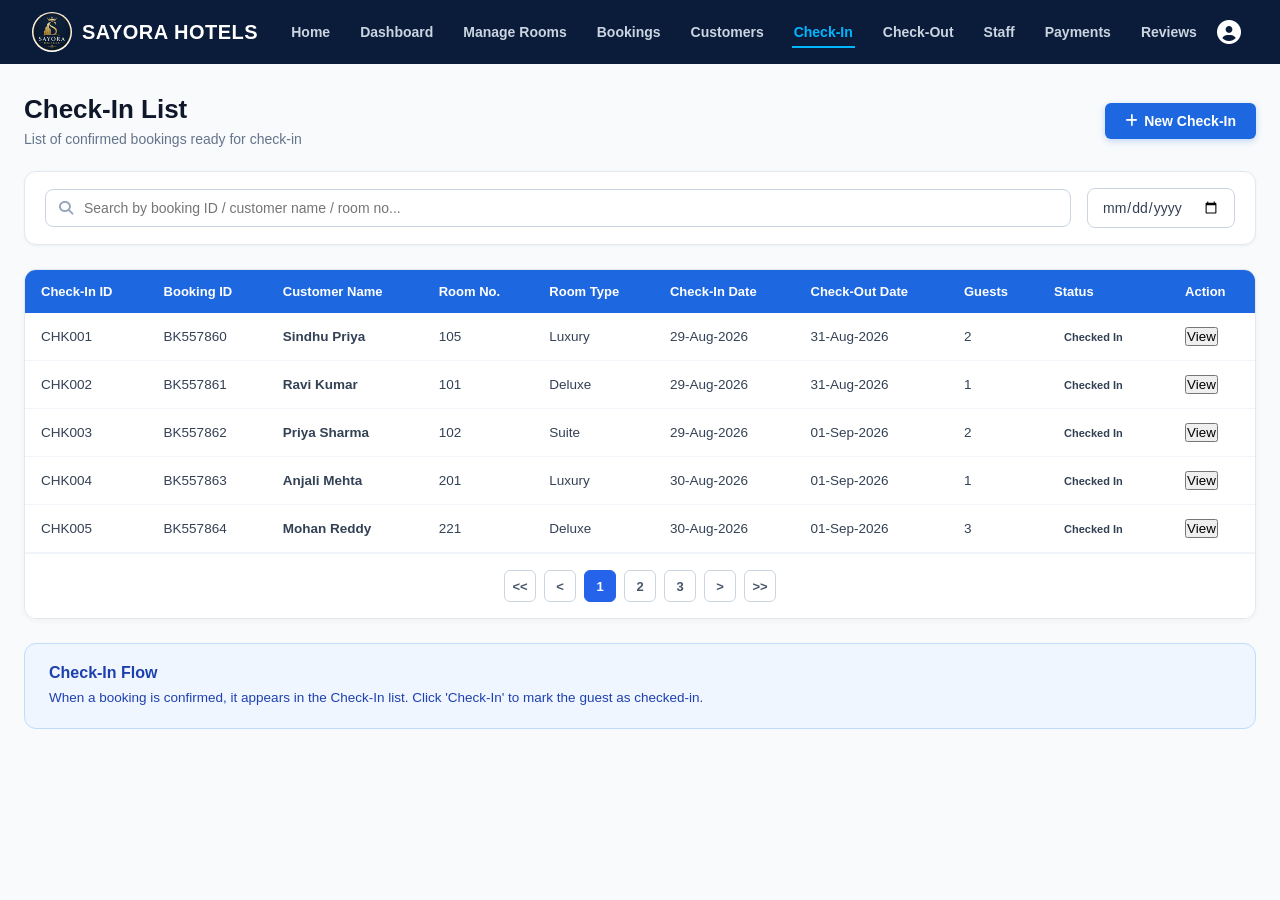
<file: pages/checkin.html>
<!DOCTYPE html>
<html lang="en">

<head>
    <meta charset="UTF-8">
    <meta name="viewport" content="width=device-width, initial-scale=1.0">
    <title>Check-In List - Sayora Hotels</title>
    <link rel="stylesheet" href="../css/shared_pages.css">
    <link rel="stylesheet" href="../css/dashboard.css">
    <link rel="stylesheet" href="https://cdnjs.cloudflare.com/ajax/libs/font-awesome/6.5.2/css/all.min.css">
</head>

<body>

    <header>
        <nav class="navbar">
            <div class="logo">
                <img src="../images/logo.jpg" alt="Sayora Hotels Logo">
                <h2>SAYORA HOTELS</h2>
            </div>
            <ul class="nav-links">
                <li><a href="../home.html">Home</a></li>
                <li><a href="dashboard.html">Dashboard</a></li>
                <li><a href="rooms.html">Manage Rooms</a></li>
                <li><a href="bookings.html">Bookings</a></li>
                <li><a href="customers.html">Customers</a></li>
                <li><a href="checkin.html" class="active">Check-In</a></li>
                <li><a href="checkout.html">Check-Out</a></li>
                <li><a href="staff.html">Staff</a></li>
                <li><a href="payments.html">Payments</a></li>
                <li><a href="reviews.html">Reviews</a></li>
            </ul>
            <div class="profile-icon">
                <i class="fa-solid fa-circle-user"></i>
            </div>
        </nav>
    </header>

    <div class="page-container">
        <!-- Page Header Block -->
        <div class="page-header-block">
            <div class="header-title-group">
                <h1>Check-In List</h1>
                <p>List of confirmed bookings ready for check-in</p>
            </div>
            <button class="action-add-btn" onclick="openNewCheckInModal()"><i class="fa-solid fa-plus"></i> New Check-In</button>
        </div>

        <!-- Filter Card -->
        <div class="filter-card">
            <div class="search-input-wrapper">
                <i class="fa-solid fa-magnifying-glass"></i>
                <input type="text" id="searchCheckIn" placeholder="Search by booking ID / customer name / room no..." onkeyup="filterCheckInsPage()">
            </div>
            <input type="date" class="filter-select" id="checkInDateFilter" onchange="filterCheckInsPage()">
        </div>

        <!-- Table Card -->
        <div class="table-card">
            <div class="table-responsive">
                <table class="custom-table theme-blue">
                    <thead>
                        <tr>
                            <th>Check-In ID</th>
                            <th>Booking ID</th>
                            <th>Customer Name</th>
                            <th>Room No.</th>
                            <th>Room Type</th>
                            <th>Check-In Date</th>
                            <th>Check-Out Date</th>
                            <th>Guests</th>
                            <th>Status</th>
                            <th>Action</th>
                        </tr>
                    </thead>
                    <tbody id="checkInPageTableBody">
                        <!-- Populated dynamically by script.js -->
                    </tbody>
                </table>
            </div>
            <div class="pagination-block" id="checkInPagination">
                <button class="page-num-btn">&lt;</button>
                <button class="page-num-btn active">1</button>
                <button class="page-num-btn">2</button>
                <button class="page-num-btn">3</button>
                <button class="page-num-btn">&gt;</button>
            </div>
        </div>

        <!-- Bottom Flow Box -->
        <div class="bottom-flow-card flow-blue">
            <h3>Check-In Flow</h3>
            <p>When a booking is confirmed, it appears in the Check-In list. Click 'Check-In' to mark the guest as checked-in.</p>
        </div>
    </div>

    <!-- NEW CHECK-IN MODAL -->
    <div id="newCheckInModalOverlay" class="app-modal-overlay">
        <div class="app-modal-card">
            <div class="app-modal-header">
                <h3><i class="fa-solid fa-right-to-bracket"></i> New Check-In Entry</h3>
                <button class="app-modal-close-btn" onclick="closeNewCheckInModal()">&times;</button>
            </div>
            <form class="app-modal-form" onsubmit="event.preventDefault(); saveNewCheckIn();">
                <div class="form-grid-2">
                    <div class="form-group">
                        <label>Guest Name</label>
                        <input type="text" id="ciGuestName" required placeholder="Guest Name">
                    </div>
                    <div class="form-group">
                        <label>Room No.</label>
                        <input type="text" id="ciRoomNo" required placeholder="Room Number" oninput="autoFillCheckInRoomType()" onchange="autoFillCheckInRoomType()">
                    </div>
                </div>
                <div class="form-grid-2">
                    <div class="form-group">
                        <label>Room Type</label>
                        <select id="ciRoomType">
                            <option value="Luxury">Luxury</option>
                            <option value="Deluxe">Deluxe</option>
                            <option value="Suite">Suite</option>
                        </select>
                    </div>
                    <div class="form-group">
                        <label>Guests Count</label>
                        <input type="number" id="ciGuests" value="2" required>
                    </div>
                </div>
                <div class="form-grid-2">
                    <div class="form-group">
                        <label>Check-In Date</label>
                        <input type="date" id="ciCheckInDate" required style="width:100%; cursor:pointer;">
                    </div>
                    <div class="form-group">
                        <label>Check-Out Date</label>
                        <input type="date" id="ciCheckOutDate" required style="width:100%; cursor:pointer;">
                    </div>
                </div>
                <div class="app-modal-footer">
                    <button type="button" class="btn-secondary-action" onclick="closeNewCheckInModal()">Cancel</button>
                    <button type="submit" class="btn-primary-action">Check-In Guest</button>
                </div>
            </form>
        </div>
    </div>

    <script src="../js/script.js"></script>
</body>

</html>
</file>
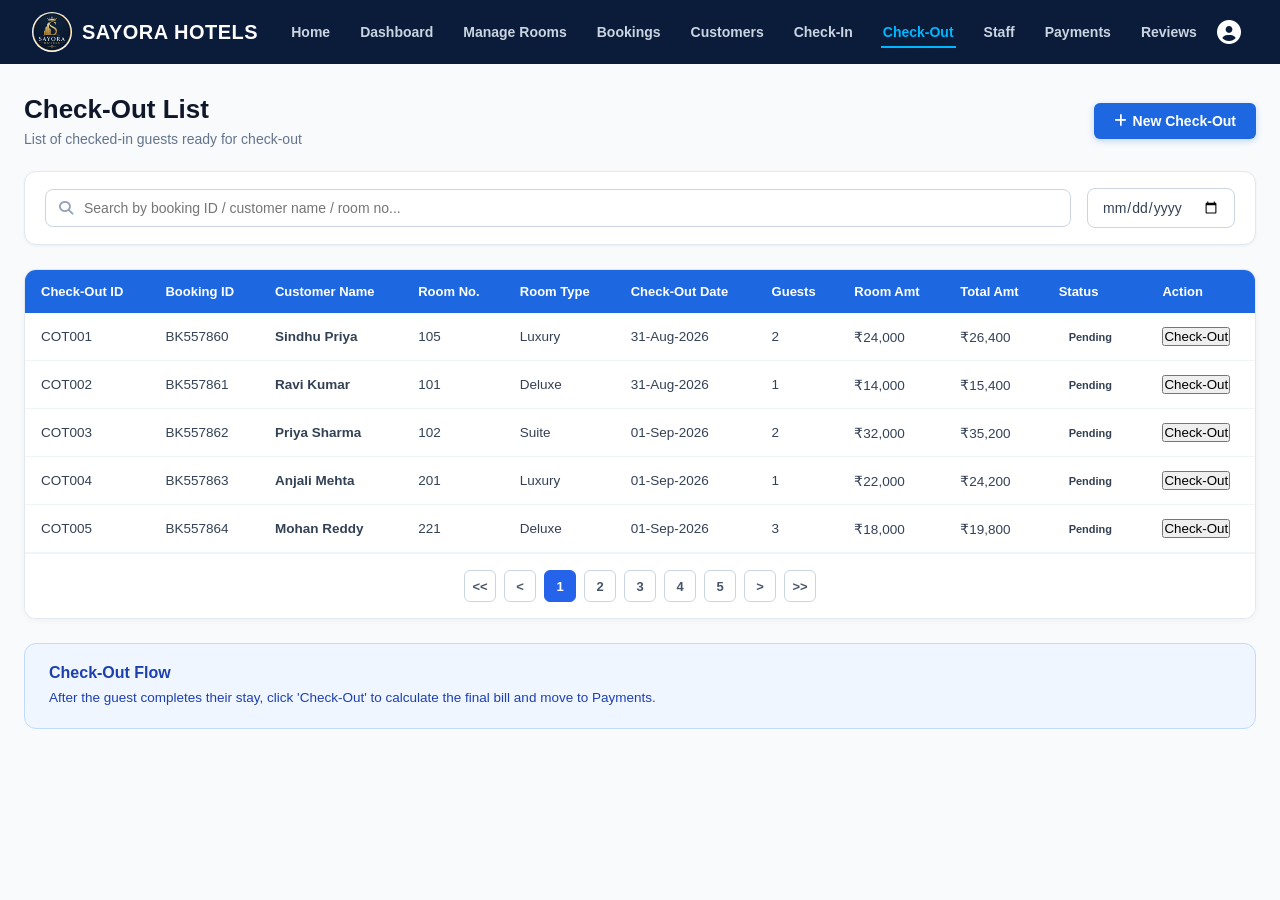
<file: pages/checkout.html>
<!DOCTYPE html>
<html lang="en">

<head>
    <meta charset="UTF-8">
    <meta name="viewport" content="width=device-width, initial-scale=1.0">
    <title>Check-Out List - Sayora Hotels</title>
    <link rel="stylesheet" href="../css/shared_pages.css">
    <link rel="stylesheet" href="../css/dashboard.css">
    <link rel="stylesheet" href="https://cdnjs.cloudflare.com/ajax/libs/font-awesome/6.5.2/css/all.min.css">
</head>

<body>

    <header>
        <nav class="navbar">
            <div class="logo">
                <img src="../images/logo.jpg" alt="Sayora Hotels Logo">
                <h2>SAYORA HOTELS</h2>
            </div>
            <ul class="nav-links">
                <li><a href="../home.html">Home</a></li>
                <li><a href="dashboard.html">Dashboard</a></li>
                <li><a href="rooms.html">Manage Rooms</a></li>
                <li><a href="bookings.html">Bookings</a></li>
                <li><a href="customers.html">Customers</a></li>
                <li><a href="checkin.html">Check-In</a></li>
                <li><a href="checkout.html" class="active">Check-Out</a></li>
                <li><a href="staff.html">Staff</a></li>
                <li><a href="payments.html">Payments</a></li>
                <li><a href="reviews.html">Reviews</a></li>
            </ul>
            <div class="profile-icon">
                <i class="fa-solid fa-circle-user"></i>
            </div>
        </nav>
    </header>

    <div class="page-container">
        <!-- Page Header Block -->
        <div class="page-header-block">
            <div class="header-title-group">
                <h1>Check-Out List</h1>
                <p>List of checked-in guests ready for check-out</p>
            </div>
            <button class="action-add-btn" onclick="openNewCheckOutModal()"><i class="fa-solid fa-plus"></i> New Check-Out</button>
        </div>

        <!-- Filter Card -->
        <div class="filter-card">
            <div class="search-input-wrapper">
                <i class="fa-solid fa-magnifying-glass"></i>
                <input type="text" id="searchCheckOut" placeholder="Search by booking ID / customer name / room no..." onkeyup="filterCheckOutsPage()">
            </div>
            <input type="date" class="filter-select" id="checkOutDateFilter" onchange="filterCheckOutsPage()">
        </div>

        <!-- Table Card -->
        <div class="table-card">
            <div class="table-responsive">
                <table class="custom-table theme-blue">
                    <thead>
                        <tr>
                            <th>Check-Out ID</th>
                            <th>Booking ID</th>
                            <th>Customer Name</th>
                            <th>Room No.</th>
                            <th>Room Type</th>
                            <th>Check-Out Date</th>
                            <th>Guests</th>
                            <th>Room Amt</th>
                            <th>Total Amt</th>
                            <th>Status</th>
                            <th>Action</th>
                        </tr>
                    </thead>
                    <tbody id="checkOutPageTableBody">
                        <!-- Populated dynamically by script.js -->
                    </tbody>
                </table>
            </div>
            <div class="pagination-block" id="checkOutPagination">
                <button class="page-num-btn">&lt;</button>
                <button class="page-num-btn active">1</button>
                <button class="page-num-btn">2</button>
                <button class="page-num-btn">3</button>
                <button class="page-num-btn">&gt;</button>
            </div>
        </div>

        <!-- Bottom Flow Box -->
        <div class="bottom-flow-card flow-blue">
            <h3>Check-Out Flow</h3>
            <p>After the guest completes their stay, click 'Check-Out' to calculate the final bill and move to Payments.</p>
        </div>
    </div>

    <!-- NEW CHECK-OUT MODAL -->
    <div id="newCheckOutModalOverlay" class="app-modal-overlay">
        <div class="app-modal-card">
            <div class="app-modal-header">
                <h3><i class="fa-solid fa-right-from-bracket"></i> New Check-Out Entry</h3>
                <button class="app-modal-close-btn" onclick="closeNewCheckOutModal()">&times;</button>
            </div>
            <form class="app-modal-form" onsubmit="event.preventDefault(); saveNewCheckOut();">
                <div class="form-grid-2">
                    <div class="form-group">
                        <label>Select Active Guest / Booking</label>
                        <select id="coSelectBooking" required onchange="populateCheckOutModalFields()">
                            <!-- Options populated dynamically -->
                        </select>
                    </div>
                    <div class="form-group">
                        <label>Room Amt (₹)</label>
                        <input type="number" id="coRoomAmt" required readonly style="background:#f1f5f9;">
                    </div>
                </div>
                <div class="form-grid-2">
                    <div class="form-group">
                        <label>Extra Charges (₹)</label>
                        <input type="number" id="coExtraCharges" value="1500" oninput="calculateCheckOutTotal()">
                    </div>
                    <div class="form-group">
                        <label>Discount (₹)</label>
                        <input type="number" id="coDiscount" value="0" oninput="calculateCheckOutTotal()">
                    </div>
                </div>
                <div class="form-group">
                    <label>Total Bill Amount (₹)</label>
                    <input type="number" id="coTotalBill" required readonly style="background:#f1f5f9; font-weight:bold; color:#7c3aed;">
                </div>
                <div class="app-modal-footer">
                    <button type="button" class="btn-secondary-action" onclick="closeNewCheckOutModal()">Cancel</button>
                    <button type="submit" class="btn-primary-action">Process Check-Out</button>
                </div>
            </form>
        </div>
    </div>

    <script src="../js/script.js"></script>
</body>

</html>
</file>
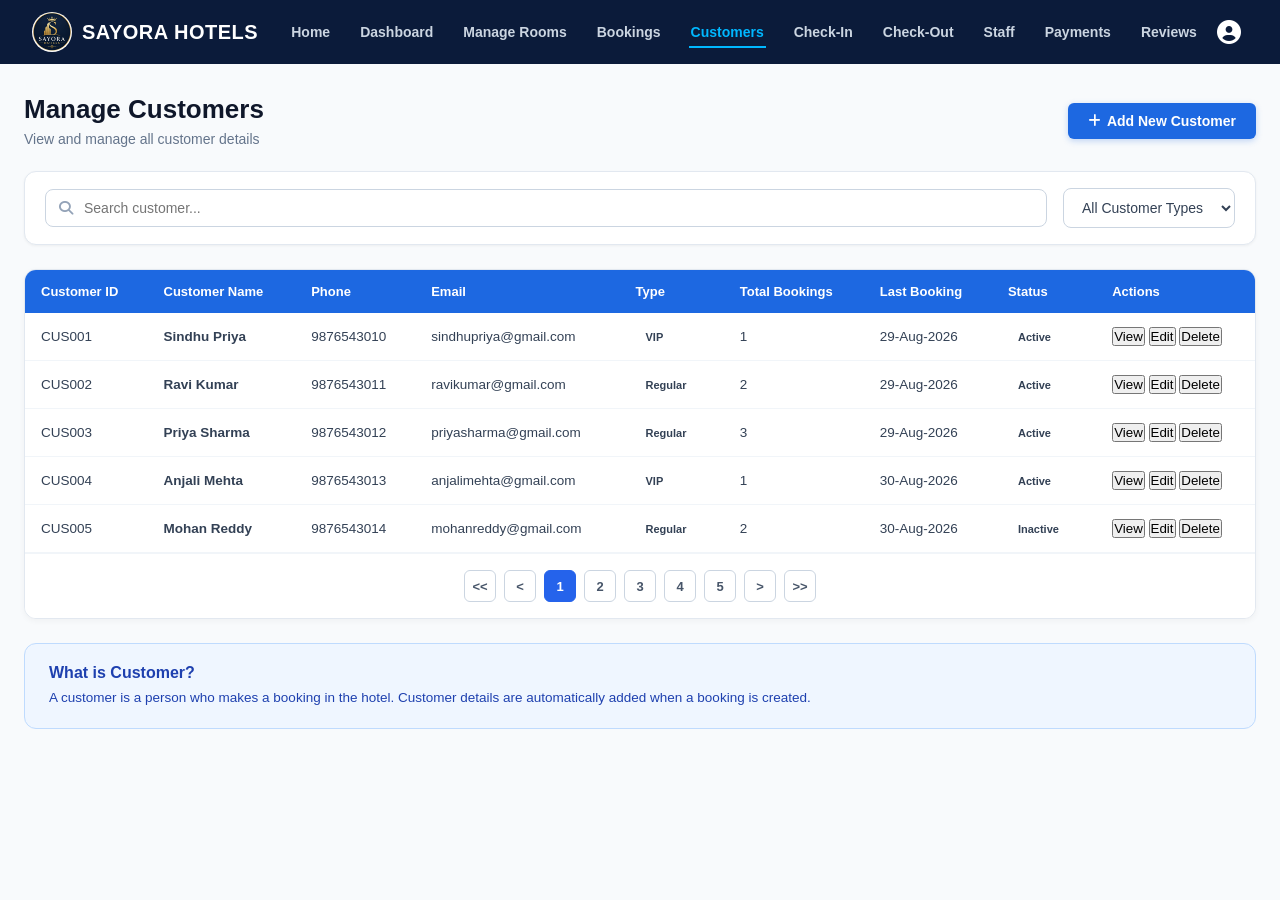
<file: pages/customers.html>
<!DOCTYPE html>
<html lang="en">

<head>
    <meta charset="UTF-8">
    <meta name="viewport" content="width=device-width, initial-scale=1.0">
    <title>Customers - Sayora Hotels</title>
    <link rel="stylesheet" href="../css/shared_pages.css">
    <link rel="stylesheet" href="../css/dashboard.css">
    <link rel="stylesheet" href="https://cdnjs.cloudflare.com/ajax/libs/font-awesome/6.5.2/css/all.min.css">
</head>

<body>

    <header>
        <nav class="navbar">
            <div class="logo">
                <img src="../images/logo.jpg" alt="Sayora Hotels Logo">
                <h2>SAYORA HOTELS</h2>
            </div>
            <ul class="nav-links">
                <li><a href="../home.html">Home</a></li>
                <li><a href="dashboard.html">Dashboard</a></li>
                <li><a href="rooms.html">Manage Rooms</a></li>
                <li><a href="bookings.html">Bookings</a></li>
                <li><a href="customers.html" class="active">Customers</a></li>
                <li><a href="checkin.html">Check-In</a></li>
                <li><a href="checkout.html">Check-Out</a></li>
                <li><a href="staff.html">Staff</a></li>
                <li><a href="payments.html">Payments</a></li>
                <li><a href="reviews.html">Reviews</a></li>
            </ul>
            <div class="profile-icon">
                <i class="fa-solid fa-circle-user"></i>
            </div>
        </nav>
    </header>

    <div class="page-container">
        <!-- Page Header Block -->
        <div class="page-header-block">
            <div class="header-title-group">
                <h1>Manage Customers</h1>
                <p>View and manage all customer details</p>
            </div>
            <button class="action-add-btn" onclick="openAddCustomerModal()"><i class="fa-solid fa-plus"></i> Add New Customer</button>
        </div>

        <!-- Filter Card -->
        <div class="filter-card">
            <div class="search-input-wrapper">
                <i class="fa-solid fa-magnifying-glass"></i>
                <input type="text" id="searchCustomer" placeholder="Search customer..." onkeyup="filterCustomers()">
            </div>
            <select class="filter-select" id="customerTypeFilter" onchange="filterCustomers()">
                <option value="">All Customer Types</option>
                <option value="Regular">Regular</option>
                <option value="VIP">VIP</option>
            </select>
        </div>

        <!-- Table Card -->
        <div class="table-card">
            <div class="table-responsive">
                <table class="custom-table theme-blue">
                    <thead>
                        <tr>
                            <th>Customer ID</th>
                            <th>Customer Name</th>
                            <th>Phone</th>
                            <th>Email</th>
                            <th>Type</th>
                            <th>Total Bookings</th>
                            <th>Last Booking</th>
                            <th>Status</th>
                            <th>Actions</th>
                        </tr>
                    </thead>
                    <tbody id="customersPageTableBody">
                        <!-- Populated dynamically by script.js -->
                    </tbody>
                </table>
            </div>
            <div class="pagination-block" id="customersPagination">
                <button class="page-num-btn">&lt;</button>
                <button class="page-num-btn active">1</button>
                <button class="page-num-btn">2</button>
                <button class="page-num-btn">3</button>
                <button class="page-num-btn">&gt;</button>
            </div>
        </div>

        <!-- Bottom Flow Box -->
        <div class="bottom-flow-card flow-blue">
            <h3>What is Customer?</h3>
            <p>A customer is a person who makes a booking in the hotel. Customer details are automatically added when a booking is created.</p>
        </div>
    </div>

    <!-- ADD CUSTOMER MODAL -->
    <div id="addCustomerModalOverlay" class="app-modal-overlay">
        <div class="app-modal-card">
            <div class="app-modal-header">
                <h3><i class="fa-solid fa-user-plus"></i> Add New Customer</h3>
                <button class="app-modal-close-btn" onclick="closeAddCustomerModal()">&times;</button>
            </div>
            <form class="app-modal-form" onsubmit="event.preventDefault(); saveNewCustomer();">
                <div class="form-grid-2">
                    <div class="form-group">
                        <label>Customer Name</label>
                        <input type="text" id="addCustName" required placeholder="e.g. Sindhu Priya">
                    </div>
                    <div class="form-group">
                        <label>Phone Number</label>
                        <input type="text" id="addCustPhone" required placeholder="e.g. 9876543210">
                    </div>
                </div>
                <div class="form-grid-2">
                    <div class="form-group">
                        <label>Email Address</label>
                        <input type="email" id="addCustEmail" required placeholder="e.g. sindhu@gmail.com">
                    </div>
                    <div class="form-group">
                        <label>Customer Type</label>
                        <select id="addCustType">
                            <option value="Regular">Regular</option>
                            <option value="VIP">VIP</option>
                        </select>
                    </div>
                </div>
                <div class="form-grid-2">
                    <div class="form-group">
                        <label>Room Number</label>
                        <input type="text" id="addCustRoomNo" placeholder="e.g. 101, 102 (or leave for auto)" oninput="autoFillCustomerRoomType()">
                    </div>
                    <div class="form-group">
                        <label>Room Type</label>
                        <select id="addCustRoomType">
                            <option value="Luxury">Luxury</option>
                            <option value="Deluxe">Deluxe</option>
                            <option value="Suite">Suite</option>
                        </select>
                    </div>
                </div>
                <div class="form-grid-2">
                    <div class="form-group">
                        <label>Check-In Date</label>
                        <input type="date" id="addCustCheckIn" style="width:100%; cursor:pointer;">
                    </div>
                    <div class="form-group">
                        <label>Check-Out Date</label>
                        <input type="date" id="addCustCheckOut" style="width:100%; cursor:pointer;">
                    </div>
                </div>
                <div class="app-modal-footer">
                    <button type="button" class="btn-secondary-action" onclick="closeAddCustomerModal()">Cancel</button>
                    <button type="submit" class="btn-primary-action">Add Customer</button>
                </div>
            </form>
        </div>
    </div>

    <script src="../js/script.js"></script>
</body>

</html>
</file>
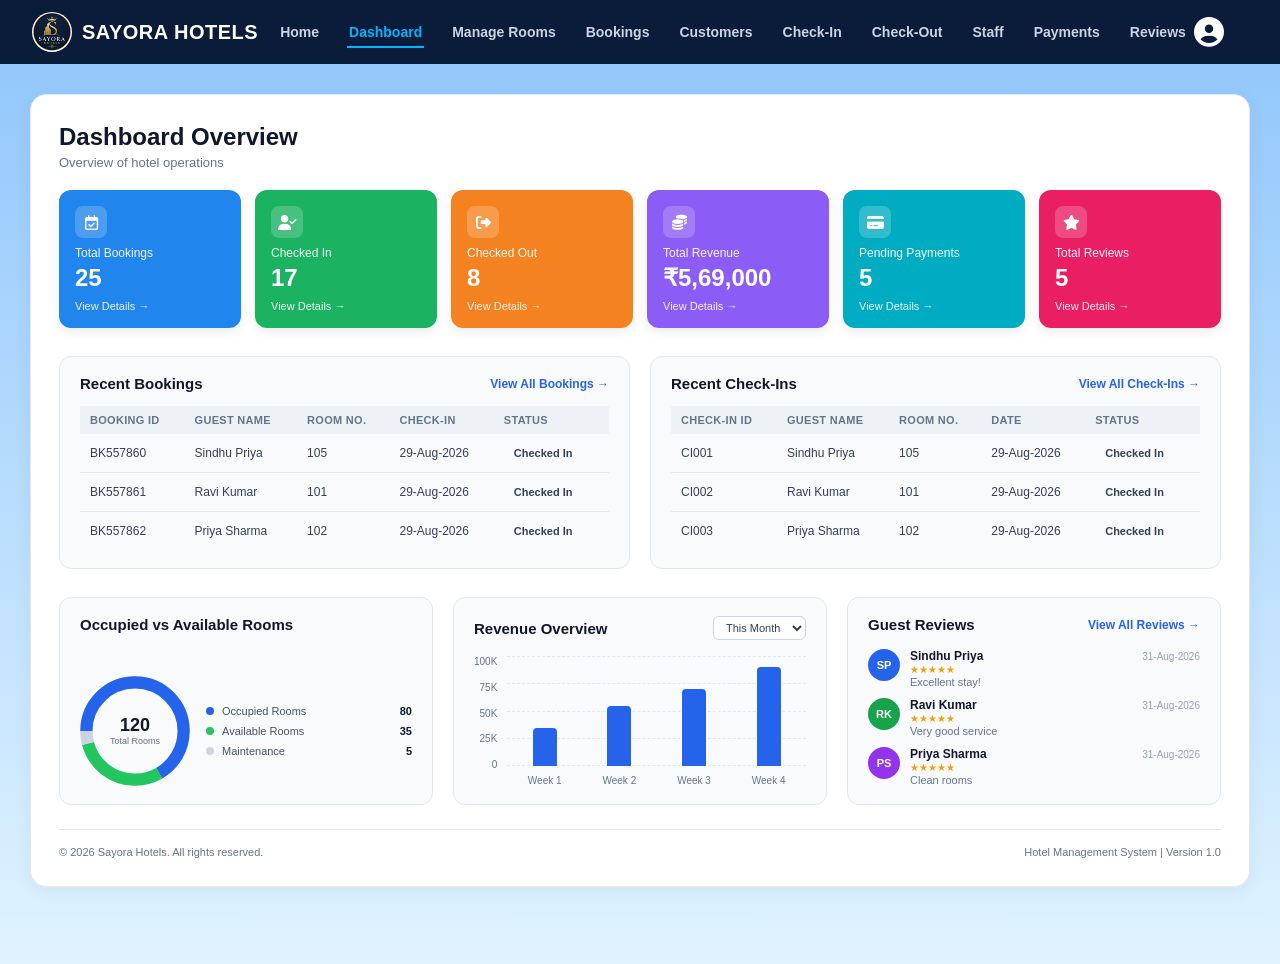
<file: pages/dashboard.html>
<!DOCTYPE html>
<html lang="en">

<head>
    <meta charset="UTF-8">
    <meta name="viewport" content="width=device-width, initial-scale=1.0">
    <title>Dashboard - Sayora Hotels</title>
    <link rel="stylesheet" href="../css/home.css">
    <link rel="stylesheet" href="../css/dashboard.css">
    <link rel="stylesheet" href="https://cdnjs.cloudflare.com/ajax/libs/font-awesome/6.5.2/css/all.min.css">
</head>

<body class="dashboard-body">

    <header>
        <nav class="navbar">
            <div class="logo">
                <img src="../images/logo.jpg" alt="Sayora Hotels Logo">
                <h2>SAYORA HOTELS</h2>
            </div>

            <ul class="nav-links">
                <li><a href="../home.html">Home</a></li>
                <li><a href="dashboard.html" class="active">Dashboard</a></li>
                <li><a href="rooms.html">Manage Rooms</a></li>
                <li><a href="bookings.html">Bookings</a></li>
                <li><a href="customers.html">Customers</a></li>
                <li><a href="checkin.html">Check-In</a></li>
                <li><a href="checkout.html">Check-Out</a></li>
                <li><a href="staff.html">Staff</a></li>
                <li><a href="payments.html">Payments</a></li>
                <li><a href="reviews.html">Reviews</a></li>
            </ul>

            <div class="profile-icon">
                <i class="fa-solid fa-circle-user"></i>
            </div>
        </nav>
    </header>

    <div class="dashboard-container">
        <div class="main-content">
            <div id="dashboardHome">
                <div class="dashboard-card-wrapper">
                    <!-- Dashboard Section Title -->
                    <div class="dashboard-title-block">
                        <h1>Dashboard Overview</h1>
                        <p>Overview of hotel operations</p>
                    </div>

                    <!-- 6 Overview Cards with Icons -->
                    <div class="overview-cards-grid">
                        <div class="overview-card bg-blue" onclick="showTotalBookings()" style="cursor:pointer;">
                            <div class="card-icon-wrapper"><i class="fa-regular fa-calendar-check"></i></div>
                            <span class="card-title">Total Bookings</span>
                            <h2 class="card-value" id="overviewTotalBookings">25</h2>
                            <a href="#" class="card-link"
                                onclick="event.stopPropagation(); event.preventDefault(); showTotalBookings();">View
                                Details &rarr;</a>
                        </div>

                        <div class="overview-card bg-green" onclick="showOccupiedRooms()" style="cursor:pointer;">
                            <div class="card-icon-wrapper"><i class="fa-solid fa-user-check"></i></div>
                            <span class="card-title">Checked In</span>
                            <h2 class="card-value" id="overviewCheckedIn">12</h2>
                            <a href="#" class="card-link"
                                onclick="event.stopPropagation(); event.preventDefault(); showOccupiedRooms();">View
                                Details &rarr;</a>
                        </div>

                        <div class="overview-card bg-orange" onclick="showCheckedOutRooms()" style="cursor:pointer;">
                            <div class="card-icon-wrapper"><i class="fa-solid fa-right-from-bracket"></i></div>
                            <span class="card-title">Checked Out</span>
                            <h2 class="card-value" id="overviewCheckedOut">8</h2>
                            <a href="#" class="card-link"
                                onclick="event.stopPropagation(); event.preventDefault(); showCheckedOutRooms();">View
                                Details &rarr;</a>
                        </div>

                        <div class="overview-card bg-purple" onclick="showTotalRevenue()" style="cursor:pointer;">
                            <div class="card-icon-wrapper"><i class="fa-solid fa-coins"></i></div>
                            <span class="card-title">Total Revenue</span>
                            <h2 class="card-value" id="overviewTotalRevenue">₹2,45,000</h2>
                            <a href="#" class="card-link"
                                onclick="event.stopPropagation(); event.preventDefault(); showTotalRevenue();">View
                                Details &rarr;</a>
                        </div>

                        <div class="overview-card bg-cyan" onclick="showPendingPayments()" style="cursor:pointer;">
                            <div class="card-icon-wrapper"><i class="fa-solid fa-credit-card"></i></div>
                            <span class="card-title">Pending Payments</span>
                            <h2 class="card-value" id="overviewPendingPayments">5</h2>
                            <a href="#" class="card-link"
                                onclick="event.stopPropagation(); event.preventDefault(); showPendingPayments();">View
                                Details &rarr;</a>
                        </div>

                        <div class="overview-card bg-pink" onclick="showTotalReviews()" style="cursor:pointer;">
                            <div class="card-icon-wrapper"><i class="fa-solid fa-star"></i></div>
                            <span class="card-title">Total Reviews</span>
                            <h2 class="card-value" id="overviewTotalReviews">18</h2>
                            <a href="#" class="card-link"
                                onclick="event.stopPropagation(); event.preventDefault(); showTotalReviews();">View
                                Details &rarr;</a>
                        </div>
                    </div>

                    <!-- Side-by-Side Tables -->
                    <div class="overview-tables-grid">
                        <!-- Recent Bookings Table Box -->
                        <div class="overview-table-card">
                            <div class="table-card-header">
                                <h3>Recent Bookings</h3>
                                <a href="#" class="header-action-link"
                                    onclick="event.preventDefault(); showTotalBookings();">View All Bookings &rarr;</a>
                            </div>
                            <div class="table-responsive">
                                <table class="dash-table">
                                    <thead>
                                        <tr>
                                            <th>Booking ID</th>
                                            <th>Guest Name</th>
                                            <th>Room No.</th>
                                            <th>Check-In</th>
                                            <th>Status</th>
                                        </tr>
                                    </thead>
                                    <tbody id="recentBookingsBody">
                                        <tr>
                                            <td>BK557860</td>
                                            <td>Sindhu Priya</td>
                                            <td>105</td>
                                            <td>29-Aug-2026</td>
                                            <td><span class="status-pill status-green">Confirmed</span></td>
                                        </tr>
                                        <tr>
                                            <td>BK557879</td>
                                            <td>Ravi Kumar</td>
                                            <td>101</td>
                                            <td>29-Aug-2026</td>
                                            <td><span class="status-pill status-green">Confirmed</span></td>
                                        </tr>
                                        <tr>
                                            <td>BK557878</td>
                                            <td>Priya Sharma</td>
                                            <td>102</td>
                                            <td>29-Aug-2026</td>
                                            <td><span class="status-pill status-green">Confirmed</span></td>
                                        </tr>
                                    </tbody>
                                </table>
                            </div>
                        </div>

                        <!-- Recent Check-Ins Table Box -->
                        <div class="overview-table-card">
                            <div class="table-card-header">
                                <h3>Recent Check-Ins</h3>
                                <a href="#" class="header-action-link"
                                    onclick="event.preventDefault(); showOccupiedRooms();">View All Check-Ins &rarr;</a>
                            </div>
                            <div class="table-responsive">
                                <table class="dash-table">
                                    <thead>
                                        <tr>
                                            <th>Check-In ID</th>
                                            <th>Guest Name</th>
                                            <th>Room No.</th>
                                            <th>Date</th>
                                            <th>Status</th>
                                        </tr>
                                    </thead>
                                    <tbody id="recentCheckInsBody">
                                        <tr>
                                            <td>CI001</td>
                                            <td>Sindhu Priya</td>
                                            <td>105</td>
                                            <td>29-Aug-2026</td>
                                            <td><span class="status-pill status-green">Checked In</span></td>
                                        </tr>
                                        <tr>
                                            <td>CI002</td>
                                            <td>Ravi Kumar</td>
                                            <td>101</td>
                                            <td>29-Aug-2026</td>
                                            <td><span class="status-pill status-green">Checked In</span></td>
                                        </tr>
                                        <tr>
                                            <td>CI003</td>
                                            <td>Priya Sharma</td>
                                            <td>102</td>
                                            <td>29-Aug-2026</td>
                                            <td><span class="status-pill status-green">Checked In</span></td>
                                        </tr>
                                    </tbody>
                                </table>
                            </div>
                        </div>
                    </div>

                    <!-- Bottom 3 Analytics Widgets Grid -->
                    <div class="bottom-widgets-grid">
                        <!-- Widget 1: Occupied vs Available Rooms -->
                        <div class="bottom-widget">
                            <div class="widget-card-header">
                                <h3>Occupied vs Available Rooms</h3>
                            </div>
                            <div class="widget-body donut-body-layout">
                                <div class="donut-chart-box">
                                    <svg class="donut-svg" viewBox="0 0 36 36">
                                        <path class="donut-ring-bg"
                                            d="M18 2.0845 a 15.9155 15.9155 0 0 1 0 31.831 a 15.9155 15.9155 0 0 1 0 -31.831"
                                            fill="none" stroke="#e2e8f0" stroke-width="4" />
                                        <!-- Occupied 80/120 = 66.6% -->
                                        <path class="donut-segment-blue" stroke-dasharray="66.6 100"
                                            stroke-dashoffset="0"
                                            d="M18 2.0845 a 15.9155 15.9155 0 0 1 0 31.831 a 15.9155 15.9155 0 0 1 0 -31.831"
                                            fill="none" stroke="#2563eb" stroke-width="4" />
                                        <!-- Available 35/120 = 29.1% -->
                                        <path class="donut-segment-green" stroke-dasharray="29.1 100"
                                            stroke-dashoffset="-66.6"
                                            d="M18 2.0845 a 15.9155 15.9155 0 0 1 0 31.831 a 15.9155 15.9155 0 0 1 0 -31.831"
                                            fill="none" stroke="#22c55e" stroke-width="4" />
                                        <!-- Maintenance 5/120 = 4.3% -->
                                        <path class="donut-segment-gray" stroke-dasharray="4.3 100"
                                            stroke-dashoffset="-95.7"
                                            d="M18 2.0845 a 15.9155 15.9155 0 0 1 0 31.831 a 15.9155 15.9155 0 0 1 0 -31.831"
                                            fill="none" stroke="#cbd5e1" stroke-width="4" />
                                    </svg>
                                    <div class="donut-center-info">
                                        <span class="total-rooms-num">120</span>
                                        <span class="total-rooms-label">Total Rooms</span>
                                    </div>
                                </div>
                                <div class="legend-list">
                                    <div class="legend-row">
                                        <span class="legend-dot dot-blue"></span>
                                        <span class="legend-name">Occupied Rooms</span>
                                        <strong class="legend-value">80</strong>
                                    </div>
                                    <div class="legend-row">
                                        <span class="legend-dot dot-green"></span>
                                        <span class="legend-name">Available Rooms</span>
                                        <strong class="legend-value">35</strong>
                                    </div>
                                    <div class="legend-row">
                                        <span class="legend-dot dot-gray"></span>
                                        <span class="legend-name">Maintenance</span>
                                        <strong class="legend-value">5</strong>
                                    </div>
                                </div>
                            </div>
                        </div>

                        <!-- Widget 2: Revenue Overview Bar Chart -->
                        <div class="bottom-widget">
                            <div class="widget-card-header">
                                <h3>Revenue Overview</h3>
                                <select class="widget-select-dropdown">
                                    <option>This Month</option>
                                    <option>This Week</option>
                                    <option>This Year</option>
                                </select>
                            </div>
                            <div class="widget-body bar-chart-body-layout">
                                <div class="bar-chart-flex">
                                    <div class="chart-y-axis">
                                        <span>100K</span>
                                        <span>75K</span>
                                        <span>50K</span>
                                        <span>25K</span>
                                        <span>0</span>
                                    </div>
                                    <div class="chart-bars-area">
                                        <div class="grid-line-layer">
                                            <div class="grid-line"></div>
                                            <div class="grid-line"></div>
                                            <div class="grid-line"></div>
                                            <div class="grid-line"></div>
                                            <div class="grid-line"></div>
                                        </div>
                                        <div class="bars-container">
                                            <div class="bar-column">
                                                <div class="bar-fill" style="height: 35%;"></div>
                                                <span class="bar-label">Week 1</span>
                                            </div>
                                            <div class="bar-column">
                                                <div class="bar-fill" style="height: 55%;"></div>
                                                <span class="bar-label">Week 2</span>
                                            </div>
                                            <div class="bar-column">
                                                <div class="bar-fill" style="height: 70%;"></div>
                                                <span class="bar-label">Week 3</span>
                                            </div>
                                            <div class="bar-column">
                                                <div class="bar-fill" style="height: 90%;"></div>
                                                <span class="bar-label">Week 4</span>
                                            </div>
                                        </div>
                                    </div>
                                </div>
                            </div>
                        </div>

                        <!-- Widget 3: Guest Reviews -->
                        <div class="bottom-widget">
                            <div class="widget-card-header">
                                <h3>Guest Reviews</h3>
                                <a href="#" class="header-action-link"
                                    onclick="event.preventDefault(); showTotalReviews();">View All
                                    Reviews &rarr;</a>
                            </div>
                            <div class="widget-body reviews-body-layout">
                                <div class="review-row">
                                    <div class="review-avatar avatar-blue">SP</div>
                                    <div class="review-content-block">
                                        <div class="review-header-line">
                                            <span class="reviewer-name">Sindhu Priya</span>
                                            <span class="review-date-text">31-Aug-2026</span>
                                        </div>
                                        <div class="star-rating">★★★★★</div>
                                        <p class="review-text-quote">Excellent stay!</p>
                                    </div>
                                </div>

                                <div class="review-row">
                                    <div class="review-avatar avatar-green">RK</div>
                                    <div class="review-content-block">
                                        <div class="review-header-line">
                                            <span class="reviewer-name">Ravi Kumar</span>
                                            <span class="review-date-text">31-Aug-2026</span>
                                        </div>
                                        <div class="star-rating">★★★★★</div>
                                        <p class="review-text-quote">Very good service</p>
                                    </div>
                                </div>

                                <div class="review-row">
                                    <div class="review-avatar avatar-purple">PS</div>
                                    <div class="review-content-block">
                                        <div class="review-header-line">
                                            <span class="reviewer-name">Priya Sharma</span>
                                            <span class="review-date-text">31-Aug-2026</span>
                                        </div>
                                        <div class="star-rating">★★★★★</div>
                                        <p class="review-text-quote">Clean rooms</p>
                                    </div>
                                </div>
                            </div>
                        </div>
                    </div>

                    <!-- Footer Section -->
                    <div class="dashboard-bottom-footer">
                        <span>© 2026 Sayora Hotels. All rights reserved.</span>
                        <span>Hotel Management System | Version 1.0</span>
                    </div>
                </div>
            </div>
            <div id="totalRoomsSection" style="display:none;">

                <div style="margin-bottom: 16px;">
                    <button class="back-to-dash-btn" onclick="showDashboardHome()"><i
                            class="fa-solid fa-arrow-left"></i> Back to Dashboard</button>
                </div>

                <div class="room-summary">
                    <div class="total-card">
                        <div class="card-icon">🛏️</div>
                        <h3>Total Rooms</h3>
                        <h2>150</h2>
                    </div>

                    <div class="room-card">
                        <div class="card-icon">👑</div>
                        <h3>Luxury Rooms</h3>
                        <h2>50</h2>
                    </div>

                    <div class="room-card">
                        <div class="card-icon">🛎️</div>
                        <h3>Deluxe Rooms</h3>
                        <h2>50</h2>
                    </div>

                    <div class="room-card">
                        <div class="card-icon">🛋️</div>
                        <h3>Suite Rooms</h3>
                        <h2>50</h2>
                    </div>

                </div>

                <table class="room-table">

                    <thead>
                        <tr>
                            <th>S.No</th>
                            <th>Room Type</th>
                            <th>First Floor</th>
                            <th>Second Floor</th>
                            <th>Third Floor</th>
                        </tr>
                    </thead>

                    <tbody>

                        <tr>
                            <td>1</td>
                            <td>Luxury Rooms</td>
                            <td>101 - 117</td>
                            <td>201 - 217</td>
                            <td>301 - 316</td>
                        </tr>

                        <tr>
                            <td>2</td>
                            <td>Deluxe Rooms</td>
                            <td>118 - 134</td>
                            <td>218 - 234</td>
                            <td>317 - 332</td>
                        </tr>

                        <tr>
                            <td>3</td>
                            <td>Suite Rooms</td>
                            <td>135 - 150</td>
                            <td>235 - 250</td>
                            <td>333 - 350</td>
                        </tr>

                    </tbody>

                </table>

            </div>
            <div id="availableRoomsSection" style="display:none;">

                <div style="margin-bottom: 16px;">
                    <button class="back-to-dash-btn" onclick="showDashboardHome()"><i
                            class="fa-solid fa-arrow-left"></i> Back to Dashboard</button>
                </div>

                <div class="room-summary available-summary">
                    <div class="total-card">
                        <div class="card-icon blue">🛏️</div>
                        <div>
                            <h3>Total Available Rooms</h3>
                            <h2>115</h2>
                        </div>
                    </div>

                    <div class="room-card">
                        <div class="card-icon green">👑</div>
                        <div>
                            <h3>Luxury Rooms</h3>
                            <h2>42</h2>
                        </div>
                    </div>

                    <div class="room-card">
                        <div class="card-icon orange">🛎️</div>
                        <div>
                            <h3>Deluxe Rooms</h3>
                            <h2>38</h2>
                        </div>
                    </div>

                    <div class="room-card">
                        <div class="card-icon purple">🛋️</div>
                        <div>
                            <h3>Suite Rooms</h3>
                            <h2>35</h2>
                        </div>
                    </div>
                </div>
                <div class="available-overview">

                    <div class="overview-header">
                        <h2>🛏 Available Rooms Overview</h2>

                        <div class="status-legend">
                            <span><span class="green-dot"></span> Available</span>
                        </div>
                    </div>

                    <table class="overview-table">
                        <thead>

                            <tr>
                                <th>Room Type</th>
                                <th>First Floor</th>
                                <th>Second Floor</th>
                                <th>Third Floor</th>
                            </tr>
                        </thead>
                        <tbody>
                            <tr>
                                <td><b>Luxury Rooms</b></td>

                                <td class="floor-rooms" id="luxuryFirst"></td>

                                <td class="floor-rooms" id="luxurySecond"></td>

                                <td class="floor-rooms" id="luxuryThird"></td>
                            </tr>

                            <tr>
                                <td><b>Deluxe Rooms</b></td>

                                <td class="floor-rooms" id="deluxeFirst"></td>

                                <td class="floor-rooms" id="deluxeSecond"></td>

                                <td class="floor-rooms" id="deluxeThird"></td>
                            </tr>

                            <tr>
                                <td><b>Suite Rooms</b></td>

                                <td class="floor-rooms" id="suiteFirst"></td>

                                <td class="floor-rooms" id="suiteSecond"></td>

                                <td class="floor-rooms" id="suiteThird"></td>
                            </tr>
                        </tbody>
                    </table>

                </div>
            </div>
            <div id="occupiedRoomsSection" style="display:none;">

                <div class="available-overview">

                    <div class="overview-header"
                        style="display: flex; align-items: center; justify-content: space-between; margin-bottom: 20px; flex-wrap: wrap; gap: 12px;">
                        <div style="display: flex; align-items: center; gap: 16px;">
                            <button class="back-to-dash-btn" onclick="showDashboardHome()"><i
                                    class="fa-solid fa-arrow-left"></i> Back to Dashboard</button>
                            <h2 style="margin: 0; font-size: 20px; font-weight: 700;">🔑 Total Checked-In List</h2>
                        </div>
                    </div>

                    <table class="overview-table">

                        <thead>
                            <tr>
                                <th>Check-In ID</th>
                                <th>Customer Name</th>
                                <th>Room No</th>
                                <th>Room Type</th>
                                <th>Check-In</th>
                                <th>Check-Out</th>
                                <th>Guests</th>
                                <th>Amount</th>
                                <th>Status</th>
                                <th>Payment Status</th>
                                <th>Actions</th>
                            </tr>
                        </thead>

                        <tbody id="checkInsTableBody">
                            <tr>
                                <td>CI001</td>
                                <td>Sindhu Priya</td>
                                <td>105</td>
                                <td>Luxury</td>
                                <td>29-Aug-2026</td>
                                <td>31-Aug-2026</td>
                                <td>2</td>
                                <td>₹24,000</td>
                                <td><span class="status-pill status-green">Checked In</span></td>
                                <td>Paid</td>
                                <td>
                                    <button type="button" class="edit-booking-btn">Edit</button>
                                    <button type="button" class="delete-booking-btn">Checkout</button>
                                </td>
                            </tr>
                            <tr>
                                <td>CI002</td>
                                <td>Ravi Kumar</td>
                                <td>101</td>
                                <td>Deluxe</td>
                                <td>29-Aug-2026</td>
                                <td>31-Aug-2026</td>
                                <td>1</td>
                                <td>₹8,000</td>
                                <td><span class="status-pill status-green">Checked In</span></td>
                                <td>Paid</td>
                                <td>
                                    <button type="button" class="edit-booking-btn">Edit</button>
                                    <button type="button" class="delete-booking-btn">Checkout</button>
                                </td>
                            </tr>
                            <tr>
                                <td>CI003</td>
                                <td>Priya Sharma</td>
                                <td>102</td>
                                <td>Suite</td>
                                <td>29-Aug-2026</td>
                                <td>01-Sep-2026</td>
                                <td>2</td>
                                <td>₹32,000</td>
                                <td><span class="status-pill status-green">Checked In</span></td>
                                <td>Paid</td>
                                <td>
                                    <button type="button" class="edit-booking-btn">Edit</button>
                                    <button type="button" class="delete-booking-btn">Checkout</button>
                                </td>
                            </tr>
                        </tbody>

                    </table>

                </div>

            </div>
            <div id="totalBookingsSection" style="display:none;">

                <div class="available-overview">

                    <div class="overview-header"
                        style="display: flex; align-items: center; justify-content: space-between; margin-bottom: 20px; flex-wrap: wrap; gap: 12px;">
                        <div style="display: flex; align-items: center; gap: 16px;">
                            <button class="back-to-dash-btn" onclick="showDashboardHome()"><i
                                    class="fa-solid fa-arrow-left"></i> Back to Dashboard</button>
                            <h2 style="margin: 0; font-size: 20px; font-weight: 700;">📋 Total Bookings List</h2>
                        </div>
                    </div>

                    <table class="overview-table">

                        <thead>
                            <tr>
                                <th>Booking ID</th>
                                <th>Customer Name</th>
                                <th>Room No</th>
                                <th>Room Type</th>
                                <th>Check-In</th>
                                <th>Check-Out</th>
                                <th>Guests</th>
                                <th>Amount</th>
                                <th>Booking Status</th>
                                <th>Payment Status</th>
                                <th>Actions</th>
                            </tr>
                        </thead>

                        <tbody id="bookingsTableBody">

                            <tr>
                                <td>B001</td>
                                <td>Ravi Kumar</td>
                                <td>Luxury</td>
                                <td>105</td>
                                <td>09-Aug-2026</td>
                                <td>11-Aug-2026</td>
                                <td>Confirmed</td>
                            </tr>

                            <tr>
                                <td>B002</td>
                                <td>Priya</td>
                                <td>Deluxe</td>
                                <td>125</td>
                                <td>09-Aug-2026</td>
                                <td>12-Aug-2026</td>
                                <td>Confirmed</td>
                            </tr>
                            <tr>
                                <td>B003</td>
                                <td>Ramesh</td>
                                <td>Suite</td>
                                <td>205</td>
                                <td>08-Aug-2026</td>
                                <td>10-Aug-2026</td>
                                <td>Cancelled</td>
                            </tr>

                        </tbody>

                    </table>

                </div>

            </div>
            <div id="totalCustomersSection" style="display:none;">

                <div style="margin-bottom: 16px;">
                    <button class="back-to-dash-btn" onclick="showDashboardHome()"><i
                            class="fa-solid fa-arrow-left"></i> Back to Dashboard</button>
                </div>

                <div class="room-summary">

                    <div class="total-card" onclick="showTotalCustomers();return false;" style="cursor:pointer;">
                        <div class="card-icon">👥</div>
                        <h3>Total Customers</h3>
                        <h2>85</h2>
                    </div>

                    <div class="room-card" onclick="showNewCustomers()" style="cursor:pointer;">
                        <div class="card-icon">🆕</div>
                        <h3>New Customers</h3>
                        <h2>20</h2>
                    </div>

                    <div class="room-card" onclick="showReturningCustomers()" style="cursor:pointer;">
                        <div class="card-icon">🔄</div>
                        <h3>Returning Customers</h3>
                        <h2>50</h2>
                    </div>

                    <div class="room-card" onclick="showVIPCustomers()" style="cursor:pointer;">
                        <div class="card-icon">⭐</div>
                        <h3>VIP Customers</h3>
                        <h2>15</h2>
                    </div>

                </div>

                <div class="available-overview">

                    <div class="overview-header">
                        <h2>👥 Customers Overview</h2>
                    </div>

                    <table class="overview-table">

                        <thead>
                            <tr>
                                <th>Customer ID</th>
                                <th>Customer Name</th>
                                <th>Phone</th>
                                <th>Room Type</th>
                                <th>Room No</th>
                                <th>Status</th>
                            </tr>
                        </thead>

                        <tbody>

                            <tr>
                                <td>C001</td>
                                <td>Ravi Kumar</td>
                                <td>9876543210</td>
                                <td>Luxury</td>
                                <td>101</td>
                                <td>Active</td>
                            </tr>

                            <tr>
                                <td>C002</td>
                                <td>Priya</td>
                                <td>9876543211</td>
                                <td>Deluxe</td>
                                <td>102</td>
                                <td>Active</td>
                            </tr>

                            <tr>
                                <td>C003</td>
                                <td>Ramesh</td>
                                <td>9876543212</td>
                                <td>Suite</td>
                                <td>103</td>
                                <td>Active</td>
                            </tr>

                            <tr>
                                <td>C004</td>
                                <td>Suresh</td>
                                <td>9876543213</td>
                                <td>Luxury</td>
                                <td>104</td>
                                <td>Active</td>
                            </tr>

                            <tr>
                                <td>C005</td>
                                <td>Anjali</td>
                                <td>9876543214</td>
                                <td>Deluxe</td>
                                <td>105</td>
                                <td>Active</td>
                            </tr>
                            <tr>
                                <td>C006</td>
                                <td>Kavya</td>
                                <td>9876543215</td>
                                <td>Suite</td>
                                <td>106</td>
                                <td>Active</td>
                            </tr>

                            <tr>
                                <td>C007</td>
                                <td>Lakshmi</td>
                                <td>9876543216</td>
                                <td>Luxury</td>
                                <td>107</td>
                                <td>Active</td>
                            </tr>

                            <tr>
                                <td>C008</td>
                                <td>Arjun</td>
                                <td>9876543217</td>
                                <td>Deluxe</td>
                                <td>108</td>
                                <td>Active</td>
                            </tr>

                            <tr>
                                <td>C009</td>
                                <td>Swathi</td>
                                <td>9876543218</td>
                                <td>Suite</td>
                                <td>109</td>
                                <td>Active</td>
                            </tr>

                            <tr>
                                <td>C010</td>
                                <td>Rahul</td>
                                <td>9876543219</td>
                                <td>Luxury</td>
                                <td>110</td>
                                <td>Active</td>
                            </tr>

                            <tr>
                                <td>C011</td>
                                <td>Neha</td>
                                <td>9876543220</td>
                                <td>Deluxe</td>
                                <td>111</td>
                                <td>Active</td>
                            </tr>

                            <tr>
                                <td>C012</td>
                                <td>Vijay</td>
                                <td>9876543221</td>
                                <td>Suite</td>
                                <td>112</td>
                                <td>Active</td>
                            </tr>

                            <tr>
                                <td>C013</td>
                                <td>Pooja</td>
                                <td>9876543222</td>
                                <td>Luxury</td>
                                <td>113</td>
                                <td>Active</td>
                            </tr>

                            <tr>
                                <td>C014</td>
                                <td>Manoj</td>
                                <td>9876543223</td>
                                <td>Deluxe</td>
                                <td>114</td>
                                <td>Active</td>
                            </tr>

                            <tr>
                                <td>C015</td>
                                <td>Divya</td>
                                <td>9876543224</td>
                                <td>Suite</td>
                                <td>115</td>
                                <td>Active</td>
                            </tr>

                            <tr>
                                <td>C016</td>
                                <td>Rohit</td>
                                <td>9876543225</td>
                                <td>Luxury</td>
                                <td>116</td>
                                <td>Active</td>
                            </tr>

                            <tr>
                                <td>C017</td>
                                <td>Meena</td>
                                <td>9876543226</td>
                                <td>Deluxe</td>
                                <td>117</td>
                                <td>Active</td>
                            </tr>

                            <tr>
                                <td>C018</td>
                                <td>Akash</td>
                                <td>9876543227</td>
                                <td>Suite</td>
                                <td>118</td>
                                <td>Active</td>
                            </tr>

                            <tr>
                                <td>C019</td>
                                <td>Sneha</td>
                                <td>9876543228</td>
                                <td>Luxury</td>
                                <td>119</td>
                                <td>Active</td>
                            </tr>

                            <tr>
                                <td>C020</td>
                                <td>Kiran</td>
                                <td>9876543229</td>
                                <td>Deluxe</td>
                                <td>120</td>
                                <td>Active</td>
                            </tr>
                            <tr>
                                <td>C021</td>
                                <td>Sanjay</td>
                                <td>9876543230</td>
                                <td>Luxury</td>
                                <td>121</td>
                                <td>Active</td>
                            </tr>

                        </tbody>

                    </table>

                </div>

            </div>
            <div id="totalRevenueSection" style="display:none;">

                <div class="available-overview">

                    <div class="overview-header"
                        style="display: flex; align-items: center; justify-content: space-between; margin-bottom: 20px; flex-wrap: wrap; gap: 12px;">
                        <div style="display: flex; align-items: center; gap: 16px;">
                            <button class="back-to-dash-btn" onclick="showDashboardHome()"><i
                                    class="fa-solid fa-arrow-left"></i> Back to Dashboard</button>
                            <h2 style="margin: 0; font-size: 20px; font-weight: 700;">💰 Total Revenue List</h2>
                        </div>
                    </div>

                    <table class="overview-table">

                        <thead>
                            <tr>
                                <th>Booking ID</th>
                                <th>Customer Name</th>
                                <th>Room No</th>
                                <th>Room Type</th>
                                <th>Check-In</th>
                                <th>Check-Out</th>
                                <th>Amount</th>
                                <th>Payment Status</th>
                                <th>Actions</th>
                            </tr>
                        </thead>

                        <tbody id="revenueTableBody">
                            <tr>
                                <td>B001</td>
                                <td>Ravi Kumar</td>
                                <td>105</td>
                                <td>Luxury</td>
                                <td>29-Aug-2026</td>
                                <td>31-Aug-2026</td>
                                <td>₹25,000</td>
                                <td><span class="status-pill status-green">Paid</span></td>
                                <td><button type="button" class="edit-booking-btn">Invoice</button></td>
                            </tr>
                            <tr>
                                <td>B002</td>
                                <td>Priya</td>
                                <td>125</td>
                                <td>Deluxe</td>
                                <td>29-Aug-2026</td>
                                <td>31-Aug-2026</td>
                                <td>₹20,000</td>
                                <td><span class="status-pill status-green">Paid</span></td>
                                <td><button type="button" class="edit-booking-btn">Invoice</button></td>
                            </tr>
                            <tr>
                                <td>B003</td>
                                <td>Ramesh</td>
                                <td>205</td>
                                <td>Suite</td>
                                <td>29-Aug-2026</td>
                                <td>01-Sep-2026</td>
                                <td>₹30,000</td>
                                <td><span class="status-pill status-green">Paid</span></td>
                                <td><button type="button" class="edit-booking-btn">Invoice</button></td>
                            </tr>
                        </tbody>

                    </table>

                </div>

            </div>

            <!-- Checked Out Section -->
            <div id="checkedOutSection" style="display:none;">
                <div class="available-overview">
                    <div class="overview-header"
                        style="display: flex; align-items: center; justify-content: space-between; margin-bottom: 20px; flex-wrap: wrap; gap: 12px;">
                        <div style="display: flex; align-items: center; gap: 16px;">
                            <button class="back-to-dash-btn" onclick="showDashboardHome()"><i
                                    class="fa-solid fa-arrow-left"></i> Back to Dashboard</button>
                            <h2 style="margin: 0; font-size: 20px; font-weight: 700;">🚪 Total Checked-Out List</h2>
                        </div>
                    </div>

                    <table class="overview-table">
                        <thead>
                            <tr>
                                <th>Check-Out ID</th>
                                <th>Customer Name</th>
                                <th>Room No</th>
                                <th>Room Type</th>
                                <th>Check-In</th>
                                <th>Check-Out</th>
                                <th>Guests</th>
                                <th>Amount</th>
                                <th>Status</th>
                                <th>Payment Status</th>
                                <th>Actions</th>
                            </tr>
                        </thead>
                        <tbody id="checkedOutTableBody">
                            <tr>
                                <td>CO001</td>
                                <td>Anjali</td>
                                <td>108</td>
                                <td>Deluxe</td>
                                <td>25-Aug-2026</td>
                                <td>28-Aug-2026</td>
                                <td>2</td>
                                <td>₹24,000</td>
                                <td><span class="status-pill" style="background:#fee2e2; color:#b91c1c;">Checked
                                        Out</span></td>
                                <td>Paid</td>
                                <td><button type="button" class="edit-booking-btn">View Details</button></td>
                            </tr>
                            <tr>
                                <td>CO002</td>
                                <td>Suresh</td>
                                <td>112</td>
                                <td>Luxury</td>
                                <td>26-Aug-2026</td>
                                <td>29-Aug-2026</td>
                                <td>1</td>
                                <td>₹36,000</td>
                                <td><span class="status-pill" style="background:#fee2e2; color:#b91c1c;">Checked
                                        Out</span></td>
                                <td>Paid</td>
                                <td><button type="button" class="edit-booking-btn">View Details</button></td>
                            </tr>
                            <tr>
                                <td>CO003</td>
                                <td>Vikram</td>
                                <td>204</td>
                                <td>Suite</td>
                                <td>27-Aug-2026</td>
                                <td>30-Aug-2026</td>
                                <td>3</td>
                                <td>₹48,000</td>
                                <td><span class="status-pill" style="background:#fee2e2; color:#b91c1c;">Checked
                                        Out</span></td>
                                <td>Paid</td>
                                <td><button type="button" class="edit-booking-btn">View Details</button></td>
                            </tr>
                        </tbody>
                    </table>
                </div>
            </div>

            <!-- Pending Payments Section -->
            <div id="pendingPaymentsSection" style="display:none;">
                <div class="available-overview">
                    <div class="overview-header"
                        style="display: flex; align-items: center; justify-content: space-between; margin-bottom: 20px; flex-wrap: wrap; gap: 12px;">
                        <div style="display: flex; align-items: center; gap: 16px;">
                            <button class="back-to-dash-btn" onclick="showDashboardHome()"><i
                                    class="fa-solid fa-arrow-left"></i> Back to Dashboard</button>
                            <h2 style="margin: 0; font-size: 20px; font-weight: 700;">💳 Pending Payments List</h2>
                        </div>
                    </div>

                    <table class="overview-table">
                        <thead>
                            <tr>
                                <th>Booking ID</th>
                                <th>Customer Name</th>
                                <th>Room No</th>
                                <th>Room Type</th>
                                <th>Check-In</th>
                                <th>Check-Out</th>
                                <th>Amount</th>
                                <th>Payment Status</th>
                                <th>Actions</th>
                            </tr>
                        </thead>
                        <tbody id="pendingPaymentsTableBody">
                            <tr>
                                <td>BK489732</td>
                                <td>Nagamani</td>
                                <td>222</td>
                                <td>Deluxe</td>
                                <td>29-Aug-2026</td>
                                <td>31-Aug-2026</td>
                                <td>₹8,000</td>
                                <td><span class="status-pill" style="background:#fef3c7; color:#d97706;">Pending</span>
                                </td>
                                <td><button type="button" class="edit-booking-btn">Collect Payment</button></td>
                            </tr>
                            <tr>
                                <td>BK489735</td>
                                <td>Lokesh</td>
                                <td>115</td>
                                <td>Luxury</td>
                                <td>30-Aug-2026</td>
                                <td>02-Sep-2026</td>
                                <td>₹24,000</td>
                                <td><span class="status-pill" style="background:#fef3c7; color:#d97706;">Pending</span>
                                </td>
                                <td><button type="button" class="edit-booking-btn">Collect Payment</button></td>
                            </tr>
                            <tr>
                                <td>BK489740</td>
                                <td>Keerthana</td>
                                <td>210</td>
                                <td>Suite</td>
                                <td>31-Aug-2026</td>
                                <td>03-Sep-2026</td>
                                <td>₹32,000</td>
                                <td><span class="status-pill" style="background:#fef3c7; color:#d97706;">Pending</span>
                                </td>
                                <td><button type="button" class="edit-booking-btn">Collect Payment</button></td>
                            </tr>
                        </tbody>
                    </table>
                </div>
            </div>

            <!-- Total Reviews Section -->
            <div id="totalReviewsSection" style="display:none;">
                <div class="available-overview">
                    <div class="overview-header"
                        style="display: flex; align-items: center; justify-content: space-between; margin-bottom: 20px; flex-wrap: wrap; gap: 12px;">
                        <div style="display: flex; align-items: center; gap: 16px;">
                            <button class="back-to-dash-btn" onclick="showDashboardHome()"><i
                                    class="fa-solid fa-arrow-left"></i> Back to Dashboard</button>
                            <h2 style="margin: 0; font-size: 20px; font-weight: 700;">⭐ Total Reviews List</h2>
                        </div>
                    </div>

                    <table class="overview-table">
                        <thead>
                            <tr>
                                <th>Review ID</th>
                                <th>Customer Name</th>
                                <th>Room Type</th>
                                <th>Rating</th>
                                <th>Comment</th>
                                <th>Date</th>
                                <th>Actions</th>
                            </tr>
                        </thead>
                        <tbody id="reviewsTableBody">
                            <tr>
                                <td>REV001</td>
                                <td>Sindhu Priya</td>
                                <td>Luxury</td>
                                <td><span style="color:#f59e0b;">★★★★★</span> (5.0)</td>
                                <td>Excellent stay! Clean rooms and friendly staff.</td>
                                <td>31-Aug-2026</td>
                                <td><button type="button" class="edit-booking-btn">Reply</button></td>
                            </tr>
                            <tr>
                                <td>REV002</td>
                                <td>Ravi Kumar</td>
                                <td>Deluxe</td>
                                <td><span style="color:#f59e0b;">★★★★★</span> (5.0)</td>
                                <td>Very good service and delicious food.</td>
                                <td>31-Aug-2026</td>
                                <td><button type="button" class="edit-booking-btn">Reply</button></td>
                            </tr>
                            <tr>
                                <td>REV003</td>
                                <td>Priya Sharma</td>
                                <td>Suite</td>
                                <td><span style="color:#f59e0b;">★★★★★</span> (5.0)</td>
                                <td>Clean rooms and great ambience!</td>
                                <td>31-Aug-2026</td>
                                <td><button type="button" class="edit-booking-btn">Reply</button></td>
                            </tr>
                        </tbody>
                    </table>
                </div>
            </div>
        </div>
    </div>

    <!-- EDIT BOOKING MODAL -->
    <div id="editModalOverlay" class="app-modal-overlay">
        <div class="app-modal-card">
            <div class="app-modal-header">
                <h3><i class="fa-solid fa-pen-to-square"></i> Edit Details</h3>
                <button class="app-modal-close-btn" onclick="closeEditModal()">&times;</button>
            </div>
            <form class="app-modal-form" id="editBookingForm" onsubmit="event.preventDefault(); saveEditBooking();">
                <input type="hidden" id="editItemKey">
                <div class="form-grid-2">
                    <div class="form-group">
                        <label>ID</label>
                        <input type="text" id="editBookingId" readonly style="background:#f1f5f9;">
                    </div>
                    <div class="form-group">
                        <label>Guest / Customer Name</label>
                        <input type="text" id="editGuestName" required>
                    </div>
                </div>
                <div class="form-grid-2">
                    <div class="form-group">
                        <label>Room No.</label>
                        <input type="text" id="editRoomNo" required>
                    </div>
                    <div class="form-group">
                        <label>Room Type</label>
                        <select id="editRoomType">
                            <option value="Luxury">Luxury</option>
                            <option value="Deluxe">Deluxe</option>
                            <option value="Suite">Suite</option>
                        </select>
                    </div>
                </div>
                <div class="form-grid-2">
                    <div class="form-group">
                        <label>Check-In Date</label>
                        <input type="text" id="editCheckIn" required>
                    </div>
                    <div class="form-group">
                        <label>Check-Out Date</label>
                        <input type="text" id="editCheckOut" required>
                    </div>
                </div>
                <div class="form-grid-2">
                    <div class="form-group">
                        <label>Amount (₹)</label>
                        <input type="number" id="editAmount" required>
                    </div>
                    <div class="form-group">
                        <label>Booking / Stay Status</label>
                        <select id="editBookingStatus">
                            <option value="Confirmed">Confirmed</option>
                            <option value="Checked In">Checked In</option>
                            <option value="Checked Out">Checked Out</option>
                            <option value="Cancelled">Cancelled</option>
                        </select>
                    </div>
                </div>
                <div class="form-group">
                    <label>Payment Status</label>
                    <select id="editPaymentStatus">
                        <option value="Paid">Paid</option>
                        <option value="Pending">Pending</option>
                        <option value="Refunded">Refunded</option>
                    </select>
                </div>
                <div class="app-modal-footer">
                    <button type="button" class="btn-secondary-action" onclick="closeEditModal()">Cancel</button>
                    <button type="submit" class="btn-primary-action">Save Changes</button>
                </div>
            </form>
        </div>
    </div>

    <!-- VIEW DETAILS MODAL -->
    <div id="viewModalOverlay" class="app-modal-overlay">
        <div class="app-modal-card">
            <div class="app-modal-header">
                <h3><i class="fa-solid fa-circle-info"></i> Booking & Stay Details</h3>
                <button class="app-modal-close-btn" onclick="closeViewModal()">&times;</button>
            </div>
            <div class="app-modal-form" id="viewDetailsBody">
                <!-- Dynamically populated -->
            </div>
            <div class="app-modal-footer">
                <button type="button" class="btn-primary-action" onclick="closeViewModal()">Close</button>
            </div>
        </div>
    </div>

    <!-- INVOICE MODAL -->
    <div id="invoiceModalOverlay" class="app-modal-overlay">
        <div class="app-modal-card" style="max-width: 650px;">
            <div class="app-modal-header">
                <h3><i class="fa-solid fa-file-invoice-dollar"></i> Tax Invoice</h3>
                <button class="app-modal-close-btn" onclick="closeInvoiceModal()">&times;</button>
            </div>
            <div id="printableInvoiceContent" style="padding: 10px;">
                <!-- Dynamically populated -->
            </div>
            <div class="app-modal-footer">
                <button type="button" class="btn-secondary-action" onclick="window.print()"><i
                        class="fa-solid fa-print"></i> Print Invoice</button>
                <button type="button" class="btn-primary-action" onclick="closeInvoiceModal()">Close</button>
            </div>
        </div>
    </div>

    <!-- COLLECT PAYMENT MODAL -->
    <div id="collectPaymentModalOverlay" class="app-modal-overlay">
        <div class="app-modal-card">
            <div class="app-modal-header">
                <h3><i class="fa-solid fa-credit-card"></i> Collect Payment</h3>
                <button class="app-modal-close-btn" onclick="closeCollectPaymentModal()">&times;</button>
            </div>
            <form class="app-modal-form" onsubmit="event.preventDefault(); confirmCollectPayment();">
                <input type="hidden" id="collectBookingId">
                <div class="form-group">
                    <label>Guest Name</label>
                    <input type="text" id="collectGuestName" readonly style="background:#f1f5f9;">
                </div>
                <div class="form-group">
                    <label>Amount Due</label>
                    <input type="text" id="collectAmountDue" readonly
                        style="background:#f1f5f9; font-weight: bold; color: #16a34a;">
                </div>
                <div class="form-group">
                    <label>Payment Method</label>
                    <select id="collectPaymentMode" required>
                        <option value="UPI / QR Code">UPI / QR Code</option>
                        <option value="Credit/Debit Card">Credit / Debit Card</option>
                        <option value="Cash">Cash</option>
                        <option value="Net Banking">Net Banking</option>
                    </select>
                </div>
                <div class="app-modal-footer">
                    <button type="button" class="btn-secondary-action"
                        onclick="closeCollectPaymentModal()">Cancel</button>
                    <button type="submit" class="btn-primary-action">Confirm & Mark as Paid</button>
                </div>
            </form>
        </div>
    </div>

    <!-- REPLY TO REVIEW MODAL -->
    <div id="replyModalOverlay" class="app-modal-overlay">
        <div class="app-modal-card">
            <div class="app-modal-header">
                <h3><i class="fa-solid fa-reply"></i> Reply to Guest Review</h3>
                <button class="app-modal-close-btn" onclick="closeReplyModal()">&times;</button>
            </div>
            <form class="app-modal-form" onsubmit="event.preventDefault(); confirmReplyReview();">
                <input type="hidden" id="replyReviewId">
                <div class="form-group">
                    <label>Review From</label>
                    <input type="text" id="replyReviewerName" readonly style="background:#f1f5f9;">
                </div>
                <div class="form-group">
                    <label>Guest Comment</label>
                    <textarea id="replyReviewComment" readonly style="background:#f1f5f9; height: 70px;"></textarea>
                </div>
                <div class="form-group">
                    <label>Management Reply</label>
                    <textarea id="replyText" placeholder="Type your response here..." required
                        style="height: 100px;"></textarea>
                </div>
                <div class="app-modal-footer">
                    <button type="button" class="btn-secondary-action" onclick="closeReplyModal()">Cancel</button>
                    <button type="submit" class="btn-primary-action">Post Reply</button>
                </div>
            </form>
        </div>
    </div>

    <script src="../js/script.js"></script>
</body>

</html>
</file>
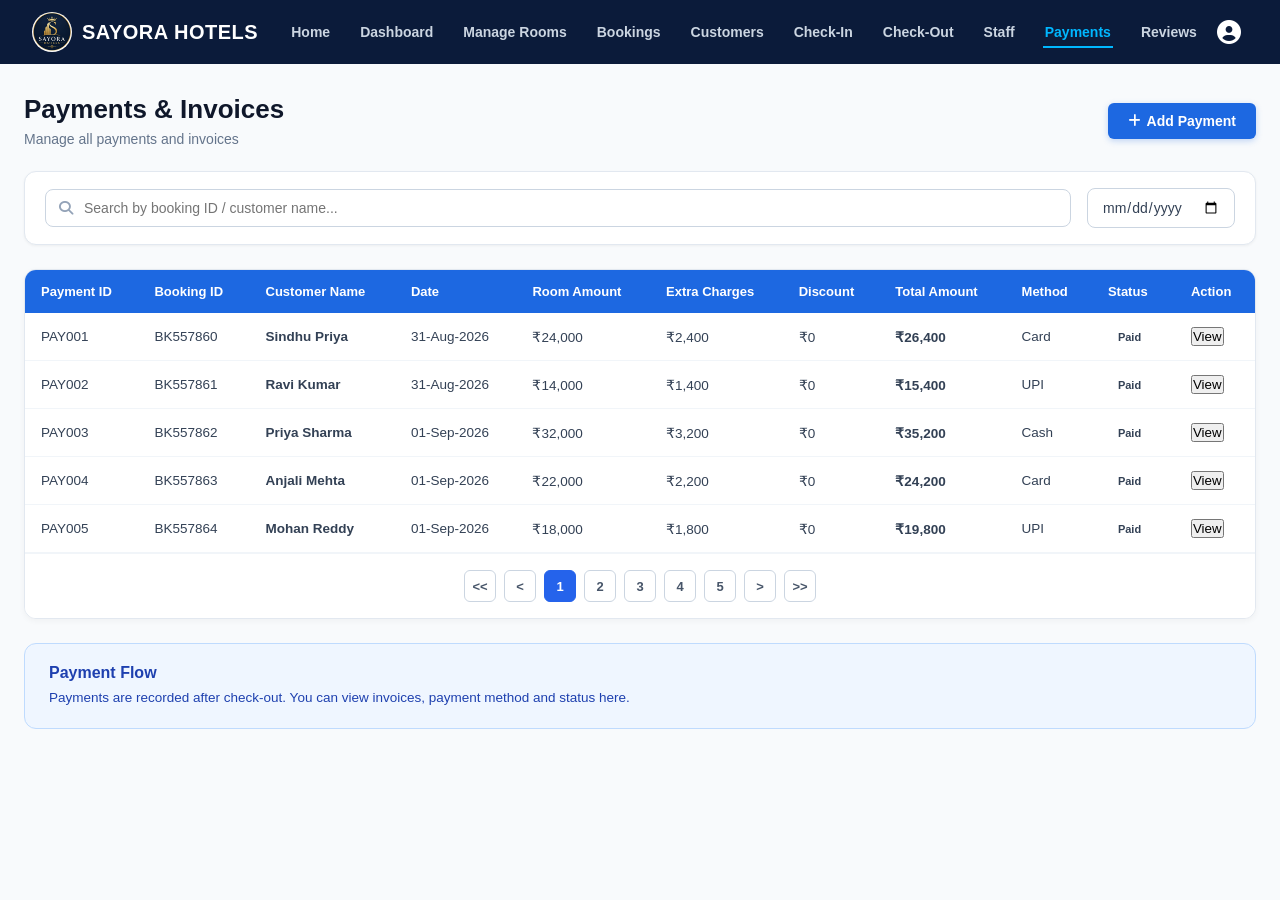
<file: pages/payments.html>
<!DOCTYPE html>
<html lang="en">

<head>
    <meta charset="UTF-8">
    <meta name="viewport" content="width=device-width, initial-scale=1.0">
    <title>Payments & Invoices - Sayora Hotels</title>
    <link rel="stylesheet" href="../css/shared_pages.css">
    <link rel="stylesheet" href="../css/dashboard.css">
    <link rel="stylesheet" href="https://cdnjs.cloudflare.com/ajax/libs/font-awesome/6.5.2/css/all.min.css">
</head>

<body>

    <header>
        <nav class="navbar">
            <div class="logo">
                <img src="../images/logo.jpg" alt="Sayora Hotels Logo">
                <h2>SAYORA HOTELS</h2>
            </div>
            <ul class="nav-links">
                <li><a href="../home.html">Home</a></li>
                <li><a href="dashboard.html">Dashboard</a></li>
                <li><a href="rooms.html">Manage Rooms</a></li>
                <li><a href="bookings.html">Bookings</a></li>
                <li><a href="customers.html">Customers</a></li>
                <li><a href="checkin.html">Check-In</a></li>
                <li><a href="checkout.html">Check-Out</a></li>
                <li><a href="staff.html">Staff</a></li>
                <li><a href="payments.html" class="active">Payments</a></li>
                <li><a href="reviews.html">Reviews</a></li>
            </ul>
            <div class="profile-icon">
                <i class="fa-solid fa-circle-user"></i>
            </div>
        </nav>
    </header>

    <div class="page-container">
        <!-- Page Header Block -->
        <div class="page-header-block">
            <div class="header-title-group">
                <h1>Payments & Invoices</h1>
                <p>Manage all payments and invoices</p>
            </div>
            <button class="action-add-btn" onclick="openAddPaymentModal()"><i class="fa-solid fa-plus"></i> Add Payment</button>
        </div>

        <!-- Filter Card -->
        <div class="filter-card">
            <div class="search-input-wrapper">
                <i class="fa-solid fa-magnifying-glass"></i>
                <input type="text" id="searchPayment" placeholder="Search by booking ID / customer name..." onkeyup="filterPaymentsPage()">
            </div>
            <input type="date" class="filter-select" id="paymentDateFilter" onchange="filterPaymentsPage()">
        </div>

        <!-- Table Card -->
        <div class="table-card">
            <div class="table-responsive">
                <table class="custom-table theme-blue">
                    <thead>
                        <tr>
                            <th>Payment ID</th>
                            <th>Booking ID</th>
                            <th>Customer Name</th>
                            <th>Date</th>
                            <th>Room Amount</th>
                            <th>Extra Charges</th>
                            <th>Discount</th>
                            <th>Total Amount</th>
                            <th>Method</th>
                            <th>Status</th>
                            <th>Action</th>
                        </tr>
                    </thead>
                    <tbody id="paymentsPageTableBody">
                        <!-- Populated dynamically by script.js -->
                    </tbody>
                </table>
            </div>
            <div class="pagination-block" id="paymentsPagination">
                <button class="page-num-btn">&lt;</button>
                <button class="page-num-btn active">1</button>
                <button class="page-num-btn">2</button>
                <button class="page-num-btn">3</button>
                <button class="page-num-btn">&gt;</button>
            </div>
        </div>

        <!-- Bottom Flow Box -->
        <div class="bottom-flow-card flow-blue">
            <h3>Payment Flow</h3>
            <p>Payments are recorded after check-out. You can view invoices, payment method and status here.</p>
        </div>
    </div>

    <!-- ADD PAYMENT MODAL -->
    <div id="addPaymentModalOverlay" class="app-modal-overlay">
        <div class="app-modal-card">
            <div class="app-modal-header">
                <h3><i class="fa-solid fa-file-invoice"></i> Record New Payment</h3>
                <button class="app-modal-close-btn" onclick="closeAddPaymentModal()">&times;</button>
            </div>
            <form class="app-modal-form" onsubmit="event.preventDefault(); saveNewPayment();">
                <div class="form-grid-2">
                    <div class="form-group">
                        <label>Customer Name</label>
                        <input type="text" id="pmtCustName" required placeholder="Guest Name">
                    </div>
                    <div class="form-group">
                        <label>Booking ID</label>
                        <input type="text" id="pmtBookingId" required placeholder="BK557860">
                    </div>
                </div>
                <div class="form-grid-2">
                    <div class="form-group">
                        <label>Room Amount (₹)</label>
                        <input type="number" id="pmtRoomAmt" required value="12000">
                    </div>
                    <div class="form-group">
                        <label>Extra Charges (₹)</label>
                        <input type="number" id="pmtExtra" value="1500">
                    </div>
                </div>
                <div class="form-grid-2">
                    <div class="form-group">
                        <label>Discount (₹)</label>
                        <input type="number" id="pmtDiscount" value="0">
                    </div>
                    <div class="form-group">
                        <label>Payment Method</label>
                        <select id="pmtMethod">
                            <option value="Card">Card</option>
                            <option value="UPI">UPI</option>
                            <option value="Cash">Cash</option>
                        </select>
                    </div>
                </div>
                <div class="app-modal-footer">
                    <button type="button" class="btn-secondary-action" onclick="closeAddPaymentModal()">Cancel</button>
                    <button type="submit" class="btn-primary-action" style="background:#ea580c;">Save Payment</button>
                </div>
            </form>
        </div>
    </div>

    <!-- INVOICE VIEW MODAL -->
    <div id="invoiceModalOverlay" class="app-modal-overlay">
        <div class="app-modal-card" style="max-width: 650px;">
            <div class="app-modal-header">
                <h3><i class="fa-solid fa-file-invoice-dollar"></i> Tax Invoice</h3>
                <button class="app-modal-close-btn" onclick="closeInvoiceModal()">&times;</button>
            </div>
            <div id="printableInvoiceContent" style="padding: 10px;">
                <!-- Dynamically populated -->
            </div>
            <div class="app-modal-footer">
                <button type="button" class="btn-secondary-action" onclick="window.print()"><i class="fa-solid fa-print"></i> Print Invoice</button>
                <button type="button" class="btn-primary-action" onclick="closeInvoiceModal()">Close</button>
            </div>
        </div>
    </div>

    <script src="../js/script.js"></script>
</body>

</html>
</file>
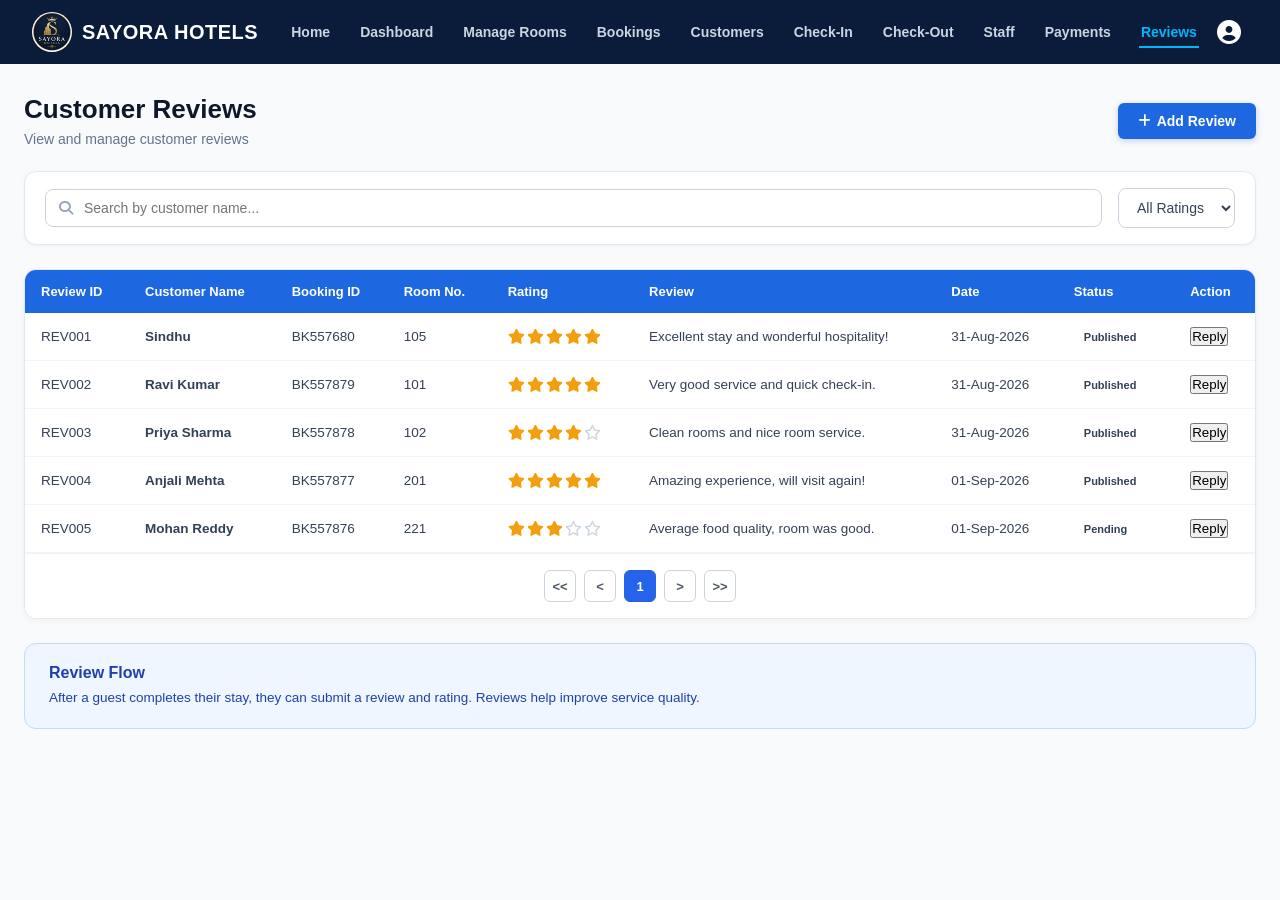
<file: pages/reviews.html>
<!DOCTYPE html>
<html lang="en">

<head>
    <meta charset="UTF-8">
    <meta name="viewport" content="width=device-width, initial-scale=1.0">
    <title>Customer Reviews - Sayora Hotels</title>
    <link rel="stylesheet" href="../css/shared_pages.css">
    <link rel="stylesheet" href="../css/dashboard.css">
    <link rel="stylesheet" href="https://cdnjs.cloudflare.com/ajax/libs/font-awesome/6.5.2/css/all.min.css">
</head>

<body>

    <header>
        <nav class="navbar">
            <div class="logo">
                <img src="../images/logo.jpg" alt="Sayora Hotels Logo">
                <h2>SAYORA HOTELS</h2>
            </div>
            <ul class="nav-links">
                <li><a href="../home.html">Home</a></li>
                <li><a href="dashboard.html">Dashboard</a></li>
                <li><a href="rooms.html">Manage Rooms</a></li>
                <li><a href="bookings.html">Bookings</a></li>
                <li><a href="customers.html">Customers</a></li>
                <li><a href="checkin.html">Check-In</a></li>
                <li><a href="checkout.html">Check-Out</a></li>
                <li><a href="staff.html">Staff</a></li>
                <li><a href="payments.html">Payments</a></li>
                <li><a href="reviews.html" class="active">Reviews</a></li>
            </ul>
            <div class="profile-icon">
                <i class="fa-solid fa-circle-user"></i>
            </div>
        </nav>
    </header>

    <div class="page-container">
        <!-- Page Header Block -->
        <div class="page-header-block">
            <div class="header-title-group">
                <h1>Customer Reviews</h1>
                <p>View and manage customer reviews</p>
            </div>
            <button class="action-add-btn" onclick="openAddReviewModal()"><i class="fa-solid fa-plus"></i> Add Review</button>
        </div>

        <!-- Filter Card -->
        <div class="filter-card">
            <div class="search-input-wrapper">
                <i class="fa-solid fa-magnifying-glass"></i>
                <input type="text" id="searchReview" placeholder="Search by customer name..." onkeyup="filterReviewsPage()">
            </div>
            <select class="filter-select" id="ratingFilter" onchange="filterReviewsPage()">
                <option value="">All Ratings</option>
                <option value="5">5 Stars</option>
                <option value="4">4 Stars</option>
                <option value="3">3 Stars</option>
            </select>
        </div>

        <!-- Table Card -->
        <div class="table-card">
            <div class="table-responsive">
                <table class="custom-table theme-blue">
                    <thead>
                        <tr>
                            <th>Review ID</th>
                            <th>Customer Name</th>
                            <th>Booking ID</th>
                            <th>Room No.</th>
                            <th>Rating</th>
                            <th>Review</th>
                            <th>Date</th>
                            <th>Status</th>
                            <th>Action</th>
                        </tr>
                    </thead>
                    <tbody id="reviewsPageTableBody">
                        <!-- Populated dynamically by script.js -->
                    </tbody>
                </table>
            </div>
            <div class="pagination-block" id="reviewsPagination">
                <button class="page-num-btn">&lt;</button>
                <button class="page-num-btn active">1</button>
                <button class="page-num-btn">2</button>
                <button class="page-num-btn">3</button>
                <button class="page-num-btn">&gt;</button>
            </div>
        </div>

        <!-- Bottom Flow Box -->
        <div class="bottom-flow-card flow-blue">
            <h3>Review Flow</h3>
            <p>After a guest completes their stay, they can submit a review and rating. Reviews help improve service quality.</p>
        </div>
    </div>

    <!-- ADD REVIEW MODAL -->
    <div id="addReviewModalOverlay" class="app-modal-overlay">
        <div class="app-modal-card">
            <div class="app-modal-header">
                <h3><i class="fa-solid fa-star"></i> Add Customer Review</h3>
                <button class="app-modal-close-btn" onclick="closeAddReviewModal()">&times;</button>
            </div>
            <form class="app-modal-form" onsubmit="event.preventDefault(); saveNewReview();">
                <div class="form-grid-2">
                    <div class="form-group">
                        <label>Customer Name</label>
                        <input type="text" id="revCustName" required placeholder="Guest Name">
                    </div>
                    <div class="form-group">
                        <label>Booking ID</label>
                        <input type="text" id="revBookingId" required placeholder="BK557860">
                    </div>
                </div>
                <div class="form-grid-2">
                    <div class="form-group">
                        <label>Room No.</label>
                        <input type="text" id="revRoomNo" required placeholder="105">
                    </div>
                    <div class="form-group">
                        <label>Rating</label>
                        <select id="revRating">
                            <option value="★★★★★">★★★★★ (5 Stars)</option>
                            <option value="★★★★☆">★★★★☆ (4 Stars)</option>
                            <option value="★★★☆☆">★★★☆☆ (3 Stars)</option>
                        </select>
                    </div>
                </div>
                <div class="form-group">
                    <label>Review Comment</label>
                    <textarea id="revComment" required placeholder="Write guest feedback..." style="height:80px;"></textarea>
                </div>
                <div class="app-modal-footer">
                    <button type="button" class="btn-secondary-action" onclick="closeAddReviewModal()">Cancel</button>
                    <button type="submit" class="btn-primary-action" style="background:#0d9488;">Submit Review</button>
                </div>
            </form>
        </div>
    </div>

    <!-- REPLY TO REVIEW MODAL -->
    <div id="replyModalOverlay" class="app-modal-overlay">
        <div class="app-modal-card">
            <div class="app-modal-header">
                <h3><i class="fa-solid fa-reply"></i> Reply to Guest Review</h3>
                <button class="app-modal-close-btn" onclick="closeReplyModal()">&times;</button>
            </div>
            <form class="app-modal-form" onsubmit="event.preventDefault(); confirmReplyReview();">
                <input type="hidden" id="replyReviewId">
                <div class="form-group">
                    <label>Review From</label>
                    <input type="text" id="replyReviewerName" readonly style="background:#f1f5f9;">
                </div>
                <div class="form-group">
                    <label>Guest Comment</label>
                    <textarea id="replyReviewComment" readonly style="background:#f1f5f9; height: 70px;"></textarea>
                </div>
                <div class="form-group">
                    <label>Management Reply</label>
                    <textarea id="replyText" placeholder="Type your response here..." required style="height: 100px;"></textarea>
                </div>
                <div class="app-modal-footer">
                    <button type="button" class="btn-secondary-action" onclick="closeReplyModal()">Cancel</button>
                    <button type="submit" class="btn-primary-action" style="background:#0d9488;">Post Reply</button>
                </div>
            </form>
        </div>
    </div>

    <script src="../js/script.js"></script>
</body>

</html>
</file>
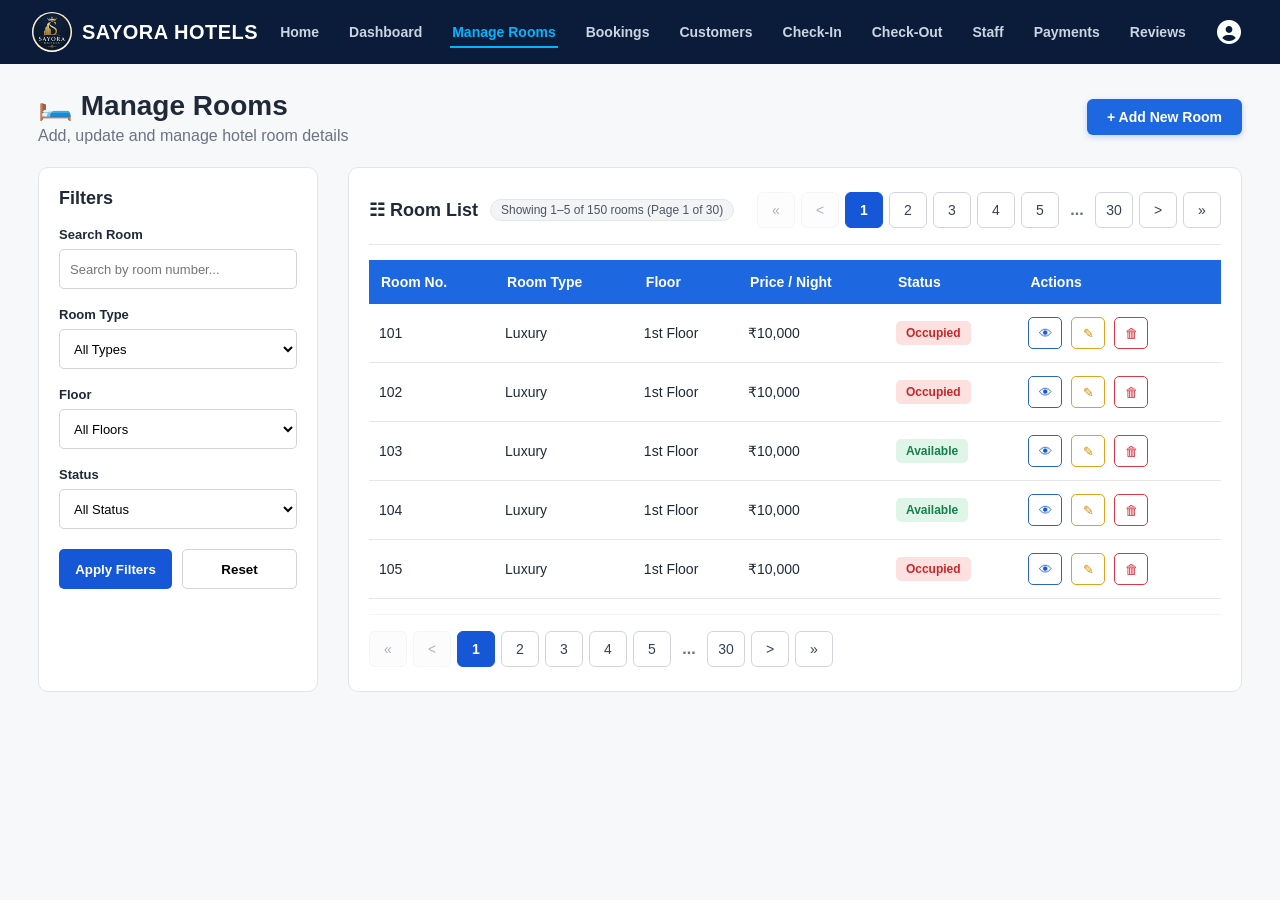
<file: pages/rooms.html>
<!DOCTYPE html>
<html lang="en">
<head>
    <meta charset="UTF-8">
    <meta name="viewport" content="width=device-width, initial-scale=1.0">
    <title>Manage Rooms - Sayora Hotels</title>

    <link rel="stylesheet" href="../css/style.css">
    <link rel="stylesheet" href="../css/rooms.css">
    <link rel="stylesheet" href="https://cdnjs.cloudflare.com/ajax/libs/font-awesome/6.5.2/css/all.min.css">
</head>

<body>

<header>
    <nav class="navbar">

        <div class="logo">
            <img src="../images/logo.jpg" alt="Sayora Hotels">
            <h2>SAYORA HOTELS</h2>
        </div>

        <ul class="nav-links">
            <li><a href="../home.html">Home</a></li>
            <li><a href="dashboard.html">Dashboard</a></li>
            <li><a href="rooms.html" class="active">Manage Rooms</a></li>
            <li><a href="bookings.html">Bookings</a></li>
            <li><a href="customers.html">Customers</a></li>
            <li><a href="checkin.html">Check-In</a></li>
            <li><a href="checkout.html">Check-Out</a></li>
            <li><a href="staff.html">Staff</a></li>
            <li><a href="payments.html">Payments</a></li>
            <li><a href="reviews.html">Reviews</a></li>
        </ul>

        <div class="profile-icon">
            <i class="fa-solid fa-circle-user"></i>
        </div>

    </nav>
</header>


<main class="rooms-page">

    <div class="page-header">
        <div>
            <h1>🛏️ Manage Rooms</h1>
            <p>Add, update and manage hotel room details</p>
        </div>

        <button class="add-room-btn" onclick="openAddRoom()">
            + Add New Room
        </button>
    </div>


    <div class="rooms-layout">

        <!-- FILTERS -->
        <aside class="filters-card">

            <h2>Filters</h2>

            <label>Search Room</label>
            <input type="text" id="searchRoom"
                   placeholder="Search by room number...">

            <label>Room Type</label>
            <select id="roomTypeFilter">
                <option value="">All Types</option>
                <option value="Luxury">Luxury</option>
                <option value="Deluxe">Deluxe</option>
                <option value="Suite">Suite</option>
            </select>

            <label>Floor</label>
            <select id="floorFilter">
                <option value="">All Floors</option>
                <option value="1st Floor">1st Floor</option>
                <option value="2nd Floor">2nd Floor</option>
                <option value="3rd Floor">3rd Floor</option>
            </select>

            <label>Status</label>
            <select id="statusFilter">
                <option value="">All Status</option>
                <option value="Available">Available</option>
                <option value="Occupied">Occupied</option>
                <option value="Maintenance">Maintenance</option>
            </select>

            <div class="filter-buttons">
                <button onclick="applyFilters()">Apply Filters</button>
                <button onclick="resetFilters()">Reset</button>
            </div>

        </aside>


        <!-- ROOM LIST -->
        <section class="room-list-card">

            <div class="room-list-header">
                <div class="room-header-title">
                    <h2>☷ Room List</h2>
                    <span id="roomCountBadge" class="room-count-badge">Showing Rooms</span>
                </div>
                <div id="roomPaginationTop" class="pagination">
                    <button class="page-num-btn first-btn" onclick="currentRoomPage=1;renderRoomPagination()" title="First Page">&laquo;</button>
                    <button class="page-num-btn prev-btn" onclick="previousRoomPage()" title="Previous Page">&lt;</button>
                    <button class="page-num-btn active" onclick="currentRoomPage=1;renderRoomPagination()">1</button>
                    <button class="page-num-btn next-btn" onclick="nextRoomPage()" title="Next Page">&gt;</button>
                    <button class="page-num-btn last-btn" onclick="nextRoomPage()" title="Last Page">&raquo;</button>
                </div>
            </div>

            <table>

                <thead>
                    <tr>
                        <th>Room No.</th>
                        <th>Room Type</th>
                        <th>Floor</th>
                        <th>Price / Night</th>
                        <th>Status</th>
                        <th>Actions</th>
                    </tr>
                </thead>

                <tbody id="roomTableBody">

                    <tr>
                        <td>101</td>
                        <td>Luxury</td>
                        <td>1st Floor</td>
                        <td>₹10,000</td>
                        <td><span class="status available">Available</span></td>
                        <td>
                            <button class="view-btn" onclick="viewRoom(101)">👁</button>
                            <button class="edit-btn" onclick="editRoom(101)">✎</button>
                            <button class="delete-btn" onclick="deleteRoom(101)">🗑</button>
                        </td>
                    </tr>

                    <tr>
                        <td>102</td>
                        <td>Luxury</td>
                        <td>1st Floor</td>
                        <td>₹10,000</td>
                        <td><span class="status available">Available</span></td>
                        <td>
                            <button class="view-btn" onclick="viewRoom(102)">👁</button>
                            <button class="edit-btn" onclick="editRoom(102)">✎</button>
                            <button class="delete-btn" onclick="deleteRoom(102)">🗑</button>
                        </td>
                    </tr>

                    <tr>
                        <td>118</td>
                        <td>Deluxe</td>
                        <td>1st Floor</td>
                        <td>₹7,000</td>
                        <td><span class="status occupied">Occupied</span></td>
                        <td>
                            <button class="view-btn" onclick="viewRoom(118)">👁</button>
                            <button class="edit-btn" onclick="editRoom(118)">✎</button>
                            <button class="delete-btn" onclick="deleteRoom(118)">🗑</button>
                        </td>
                    </tr>

                    <tr>
                        <td>136</td>
                        <td>Suite</td>
                        <td>1st Floor</td>
                        <td>₹15,000</td>
                        <td><span class="status available">Available</span></td>
                        <td>
                            <button class="view-btn" onclick="viewRoom(136)">👁</button>
                            <button class="edit-btn" onclick="editRoom(136)">✎</button>
                            <button class="delete-btn" onclick="deleteRoom(136)">🗑</button>
                        </td>
                    </tr>

                </tbody>

            </table>
            <div class="room-bottom-pagination-wrapper">
                <div id="roomPagination" class="pagination">
                    <button class="page-num-btn first-btn" onclick="currentRoomPage=1;renderRoomPagination()" title="First Page">&laquo;</button>
                    <button class="page-num-btn prev-btn" id="roomPrevBtn" onclick="previousRoomPage()" title="Previous Page">&lt;</button>
                    <button class="page-num-btn active" onclick="currentRoomPage=1;renderRoomPagination()">1</button>
                    <button class="page-num-btn next-btn" id="roomNextBtn" onclick="nextRoomPage()" title="Next Page">&gt;</button>
                    <button class="page-num-btn last-btn" onclick="nextRoomPage()" title="Last Page">&raquo;</button>
                </div>
            </div>
        </section>

    </div>

</main>
<!-- VIEW ROOM DETAILS MODAL -->
<div id="viewRoomModal" class="room-modal">
    <div class="view-room-card">

        <button class="close-modal" onclick="closeViewRoom()">×</button>

        <h2>View Room Details</h2>

        <div class="room-details">
            <p><strong>Room No.</strong> <span id="viewRoomNo"></span></p>
            <p><strong>Room Type</strong> <span id="viewRoomType"></span></p>
            <p><strong>Floor</strong> <span id="viewRoomFloor"></span></p>
            <p><strong>Price / Night</strong> <span id="viewRoomPrice"></span></p>
            <p><strong>Status</strong> <span id="viewRoomStatus"></span></p>
            <p><strong>Description</strong> <span id="viewRoomDescription"></span></p>
            <p><strong>Features</strong> <span id="viewRoomFeatures"></span></p>
            <p><strong>Last Cleaned</strong> <span id="viewRoomCleaned"></span></p>
        </div>

        <button class="close-btn" onclick="closeViewRoom()">Close</button>

    </div>
</div>
<!-- EDIT ROOM MODAL -->

<div id="editRoomModal" class="room-modal">

    <div class="edit-room-card">

        <button class="close-modal" onclick="closeEditRoom()">×</button>

        <h2>Edit Room</h2>

        <div class="edit-room-form">

            <div class="form-group">
                <label>Room No.</label>
                <input type="text" id="editRoomNo">
            </div>

            <div class="form-group">
                <label>Room Type</label>
                <select id="editRoomType">
                    <option value="Luxury">Luxury</option>
                    <option value="Deluxe">Deluxe</option>
                    <option value="Suite">Suite</option>
                </select>
            </div>

            <div class="form-group">
                <label>Floor</label>
                <select id="editFloor">
                    <option value="1st Floor">1st Floor</option>
                    <option value="2nd Floor">2nd Floor</option>
                    <option value="3rd Floor">3rd Floor</option>
                </select>
            </div>

            <div class="form-group">
                <label>Price / Night</label>
                <input type="number" id="editPrice">
            </div>

            <div class="form-group">
                <label>Status</label>
                <select id="editStatus">
                    <option value="Available">Available</option>
                    <option value="Occupied">Occupied</option>
                    <option value="Maintenance">Maintenance</option>
                </select>
            </div>

            <div class="form-group full-width">
                <label>Description</label>
                <textarea id="editDescription"></textarea>
            </div>

            <div class="form-group full-width">
                <label>Features</label>
                <input type="text" id="editFeatures">
            </div>

        </div>

        <div class="edit-room-actions">
            <button class="cancel-edit-btn" onclick="closeEditRoom()">
                Cancel
            </button>

            <button class="update-room-btn" onclick="updateRoom()">
                Update Room
            </button>
        </div>

    </div>

</div>
<!-- ADD ROOM MODAL -->
<div id="addRoomModal" class="room-modal">

    <div class="edit-room-card">

        <button class="close-modal" onclick="closeAddRoom()">×</button>

        <h2>Add New Room</h2>

        <div class="edit-room-form">

            <div>
                <label>Room No.</label>
                <input type="text" id="addRoomNo">
            </div>

            <div>
                <label>Room Type</label>
                <select id="addRoomType">
                    <option value="Luxury">Luxury</option>
                    <option value="Deluxe">Deluxe</option>
                    <option value="Suite">Suite</option>
                </select>
            </div>

            <div>
                <label>Floor</label>
                <select id="addFloor">
                    <option value="1st Floor">1st Floor</option>
                    <option value="2nd Floor">2nd Floor</option>
                    <option value="3rd Floor">3rd Floor</option>
                </select>
            </div>

            <div>
                <label>Price / Night</label>
                <input type="number" id="addPrice">
            </div>

            <div>
                <label>Status</label>
                <select id="addStatus">
                    <option value="Available">Available</option>
                    <option value="Occupied">Occupied</option>
                    <option value="Maintenance">Maintenance</option>
                </select>
            </div>

            <div>
                <label>Description</label>
                <textarea id="addDescription"></textarea>
            </div>

            <div>
                <label>Features</label>
                <textarea id="addFeatures"></textarea>
            </div>

        </div>

        <div class="edit-room-actions">
            <button class="cancel-btn" onclick="closeAddRoom()">Cancel</button>
            <button class="update-btn" onclick="addRoom()">Add Room</button>
        </div>

    </div>
</div>
<script src="../js/script.js"></script>

</body>
</html>
</file>
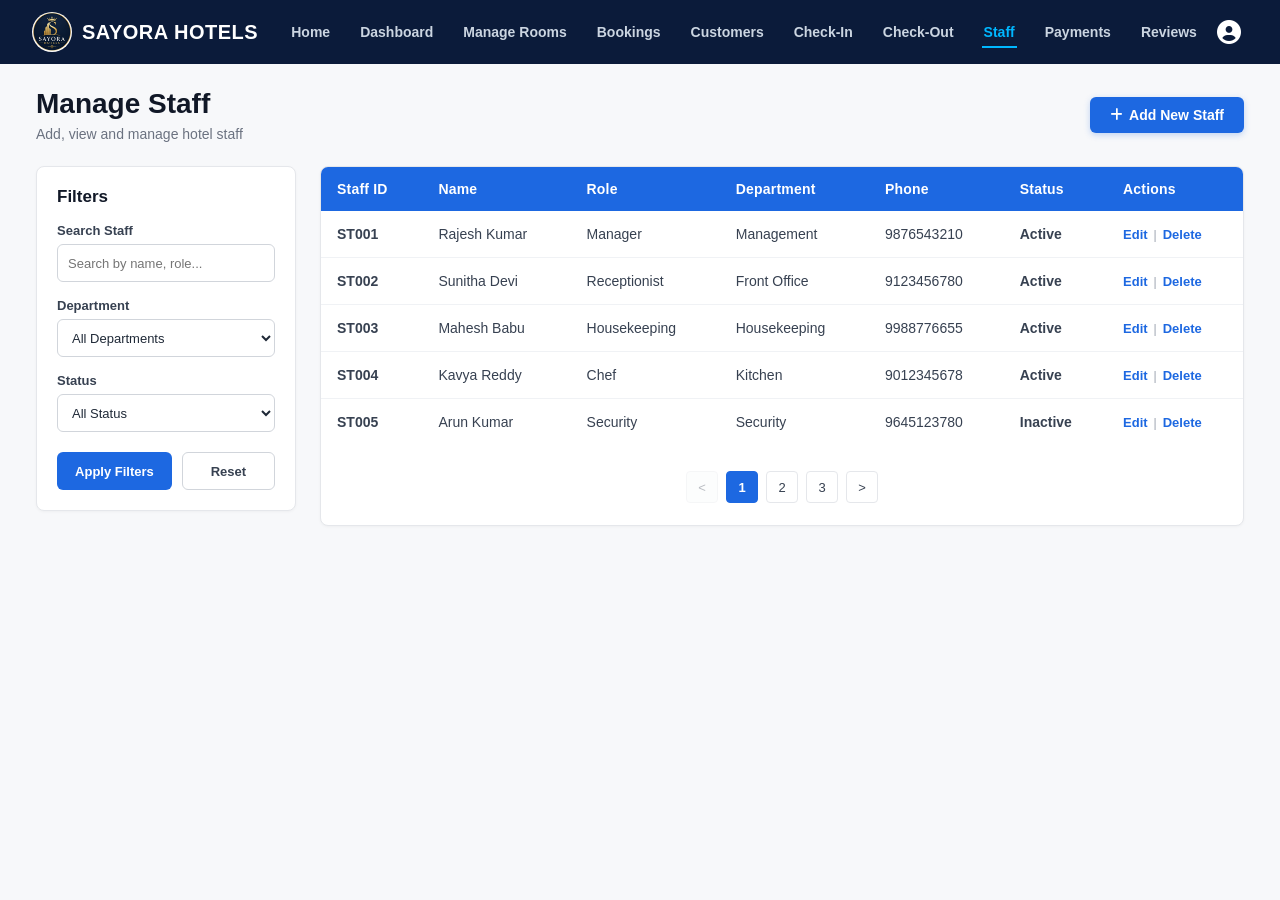
<file: pages/staff.html>
<!DOCTYPE html>
<html lang="en">
<head>
    <meta charset="UTF-8">
    <meta name="viewport" content="width=device-width, initial-scale=1.0">
    <title>Manage Staff - Sayora Hotels</title>
    <link rel="stylesheet" href="../css/staff.css">
    <link rel="stylesheet" href="https://cdnjs.cloudflare.com/ajax/libs/font-awesome/6.5.2/css/all.min.css">
</head>
<body>

<header>
    <nav class="navbar">
        <div class="logo">
            <img src="../images/logo.jpg" alt="Sayora Hotels Logo">
            <h2>SAYORA HOTELS</h2>
        </div>

        <ul class="nav-links">
            <li><a href="../home.html">Home</a></li>
            <li><a href="dashboard.html">Dashboard</a></li>
            <li><a href="rooms.html">Manage Rooms</a></li>
            <li><a href="bookings.html">Bookings</a></li>
            <li><a href="customers.html">Customers</a></li>
            <li><a href="checkin.html">Check-In</a></li>
            <li><a href="checkout.html">Check-Out</a></li>
            <li><a href="staff.html" class="active">Staff</a></li>
            <li><a href="payments.html">Payments</a></li>
            <li><a href="reviews.html">Reviews</a></li>
        </ul>

        <div class="profile-icon">
            <i class="fa-solid fa-circle-user"></i>
        </div>
    </nav>
</header>

<main class="staff-page">

    <!-- PAGE HEADER -->
    <div class="page-header">
        <div class="page-header-text">
            <h1>Manage Staff</h1>
            <p>Add, view and manage hotel staff</p>
        </div>
        <button class="add-staff-btn" onclick="openAddStaffModal()">
            <i class="fa-solid fa-plus"></i> Add New Staff
        </button>
    </div>

    <!-- MAIN TWO COLUMN LAYOUT -->
    <div class="staff-layout">

        <!-- FILTERS SIDEBAR (LEFT) -->
        <aside class="filters-card">
            <h2>Filters</h2>

            <div class="filter-group">
                <label for="staffSearchInput">Search Staff</label>
                <input type="text" id="staffSearchInput" placeholder="Search by name, role..." oninput="applyStaffFilters()">
            </div>

            <div class="filter-group">
                <label for="staffDeptFilter">Department</label>
                <select id="staffDeptFilter" onchange="applyStaffFilters()">
                    <option value="">All Departments</option>
                    <option value="Management">Management</option>
                    <option value="Front Office">Front Office</option>
                    <option value="Housekeeping">Housekeeping</option>
                    <option value="Kitchen">Kitchen</option>
                    <option value="Security">Security</option>
                </select>
            </div>

            <div class="filter-group">
                <label for="staffStatusFilter">Status</label>
                <select id="staffStatusFilter" onchange="applyStaffFilters()">
                    <option value="">All Status</option>
                    <option value="Active">Active</option>
                    <option value="Inactive">Inactive</option>
                </select>
            </div>

            <div class="filter-buttons">
                <button class="apply-btn" onclick="applyStaffFilters()">Apply Filters</button>
                <button class="reset-btn" onclick="resetStaffFilters()">Reset</button>
            </div>
        </aside>

        <!-- STAFF TABLE (RIGHT) -->
        <section class="staff-table-card">
            <div class="table-responsive">
                <table class="staff-table">
                    <thead>
                        <tr>
                            <th>Staff ID</th>
                            <th>Name</th>
                            <th>Role</th>
                            <th>Department</th>
                            <th>Phone</th>
                            <th>Status</th>
                            <th>Actions</th>
                        </tr>
                    </thead>
                    <tbody id="staffTableBody">
                        <!-- Populated by script.js -->
                    </tbody>
                </table>
            </div>

            <!-- PAGINATION -->
            <div id="staffPagination" class="staff-pagination">
                <!-- Dynamically rendered -->
            </div>
        </section>

    </div>

</main>

<!-- ADD NEW STAFF MODAL -->
<div id="addStaffModal" class="modal-overlay">
    <div class="modal-card">
        <div class="modal-header">
            <h3>Add New Staff</h3>
            <button class="close-modal-btn" onclick="closeAddStaffModal()">&times;</button>
        </div>
        <form id="addStaffForm" onsubmit="event.preventDefault(); saveNewStaff();">
            <div class="modal-body">
                <div class="form-row">
                    <label for="addStaffId">Staff ID</label>
                    <input type="text" id="addStaffId" placeholder="e.g. ST016" required>
                </div>
                <div class="form-row">
                    <label for="addStaffName">Full Name</label>
                    <input type="text" id="addStaffName" placeholder="e.g. Rajesh Kumar" required>
                </div>
                <div class="form-row">
                    <label for="addStaffRole">Role</label>
                    <input type="text" id="addStaffRole" placeholder="e.g. Manager / Receptionist" required>
                </div>
                <div class="form-row">
                    <label for="addStaffDept">Department</label>
                    <select id="addStaffDept" required>
                        <option value="Management">Management</option>
                        <option value="Front Office">Front Office</option>
                        <option value="Housekeeping">Housekeeping</option>
                        <option value="Kitchen">Kitchen</option>
                        <option value="Security">Security</option>
                    </select>
                </div>
                <div class="form-row">
                    <label for="addStaffPhone">Phone Number</label>
                    <input type="tel" id="addStaffPhone" placeholder="10-digit mobile number" maxlength="10" pattern="[0-9]{10}" required>
                </div>
                <div class="form-row">
                    <label for="addStaffStatus">Status</label>
                    <select id="addStaffStatus" required>
                        <option value="Active">Active</option>
                        <option value="Inactive">Inactive</option>
                    </select>
                </div>
            </div>
            <div class="modal-footer">
                <button type="button" class="cancel-modal-btn" onclick="closeAddStaffModal()">Cancel</button>
                <button type="submit" class="save-modal-btn">Save Staff</button>
            </div>
        </form>
    </div>
</div>

<!-- EDIT STAFF MODAL -->
<div id="editStaffModal" class="modal-overlay">
    <div class="modal-card">
        <div class="modal-header">
            <h3>Edit Staff Member</h3>
            <button class="close-modal-btn" onclick="closeEditStaffModal()">&times;</button>
        </div>
        <form id="editStaffForm" onsubmit="event.preventDefault(); updateStaffMember();">
            <input type="hidden" id="editStaffOriginalId">
            <div class="modal-body">
                <div class="form-row">
                    <label for="editStaffId">Staff ID</label>
                    <input type="text" id="editStaffId" readonly style="background:#f3f4f6; cursor:not-allowed;">
                </div>
                <div class="form-row">
                    <label for="editStaffName">Full Name</label>
                    <input type="text" id="editStaffName" required>
                </div>
                <div class="form-row">
                    <label for="editStaffRole">Role</label>
                    <input type="text" id="editStaffRole" required>
                </div>
                <div class="form-row">
                    <label for="editStaffDept">Department</label>
                    <select id="editStaffDept" required>
                        <option value="Management">Management</option>
                        <option value="Front Office">Front Office</option>
                        <option value="Housekeeping">Housekeeping</option>
                        <option value="Kitchen">Kitchen</option>
                        <option value="Security">Security</option>
                    </select>
                </div>
                <div class="form-row">
                    <label for="editStaffPhone">Phone Number</label>
                    <input type="tel" id="editStaffPhone" maxlength="10" pattern="[0-9]{10}" required>
                </div>
                <div class="form-row">
                    <label for="editStaffStatus">Status</label>
                    <select id="editStaffStatus" required>
                        <option value="Active">Active</option>
                        <option value="Inactive">Inactive</option>
                    </select>
                </div>
            </div>
            <div class="modal-footer">
                <button type="button" class="cancel-modal-btn" onclick="closeEditStaffModal()">Cancel</button>
                <button type="submit" class="save-modal-btn">Update Staff</button>
            </div>
        </form>
    </div>
</div>

<script src="../js/script.js"></script>

</body>
</html>
</file>
<file: css/login.css>
@import url('https://fonts.googleapis.com/css2?family=Caveat:wght@600;700&family=Outfit:wght@300;400;500;600;700&family=Playfair+Display:ital,wght@0,500;0,600;1,400&display=swap');

* {
    margin: 0;
    padding: 0;
    box-sizing: border-box;
}

body {
    position: relative;
    min-height: 100vh;
    display: flex;
    justify-content: center;
    align-items: center;
    font-family: 'Outfit', -apple-system, BlinkMacSystemFont, "Segoe UI", Roboto, sans-serif;
    background-color: #0b192c;
    overflow-x: hidden;
    padding: 20px;
}

/* Background hotel lobby with blur */
.login-bg-backdrop {
    position: fixed;
    top: -20px;
    left: -20px;
    right: -20px;
    bottom: -20px;
    background: url('../images/login-lobby-bg.jpg') center center / cover no-repeat;
    filter: blur(10px) brightness(0.85);
    z-index: 0;
    transform: scale(1.05);
    pointer-events: none;
}

.login-bg-overlay {
    position: fixed;
    top: 0;
    left: 0;
    width: 100%;
    height: 100%;
    background: radial-gradient(circle at center, rgba(11, 25, 44, 0.25) 0%, rgba(5, 15, 28, 0.65) 100%);
    z-index: 1;
    pointer-events: none;
}

/* Main Container Card */
.login-container {
    position: relative;
    z-index: 2;
    width: 960px;
    max-width: 95vw;
    min-height: 590px;
    display: flex;
    background: #ffffff;
    border-radius: 24px;
    overflow: hidden;
    box-shadow: 0 25px 70px rgba(0, 0, 0, 0.45), 0 0 0 1px rgba(255, 255, 255, 0.15);
    animation: fadeInCard 0.6s cubic-bezier(0.16, 1, 0.3, 1) forwards;
}

@keyframes fadeInCard {
    from {
        opacity: 0;
        transform: translateY(20px) scale(0.98);
    }
    to {
        opacity: 1;
        transform: translateY(0) scale(1);
    }
}

/* =========================================
   LEFT SIDE (Navy Blue Branding & Visuals)
   ========================================= */
.login-left {
    width: 42%;
    background: #05264b;
    color: #ffffff;
    display: flex;
    flex-direction: column;
    justify-content: space-between;
    position: relative;
    overflow: hidden;
}

/* Top brand identity */
.brand-header-section {
    padding: 34px 28px 10px 28px;
    display: flex;
    flex-direction: column;
    align-items: center;
    text-align: center;
}

.brand-logo-ring {
    width: 132px;
    height: 132px;
    border-radius: 50%;
    overflow: hidden;
    display: flex;
    align-items: center;
    justify-content: center;
    box-shadow: 0 8px 24px rgba(0, 0, 0, 0.35);
    background: #031e3d;
    transition: transform 0.3s ease;
}

.brand-logo-ring:hover {
    transform: scale(1.03);
}

.brand-logo-img {
    width: 100%;
    height: 100%;
    object-fit: cover;
    display: block;
}

.brand-tagline {
    margin-top: 14px;
    font-size: 11px;
    font-weight: 500;
    letter-spacing: 3.5px;
    color: #9cb8d3;
    text-transform: uppercase;
}

/* Middle slogan block */
.brand-slogan-block {
    padding: 10px 32px;
    text-align: left;
}

.brand-slogan-block h3 {
    font-family: 'Playfair Display', Georgia, serif;
    font-size: 21px;
    font-weight: 600;
    line-height: 1.35;
    color: #ffffff;
    letter-spacing: 0.2px;
}

.brand-slogan-block p {
    font-size: 11.5px;
    color: #94b0cc;
    margin-top: 6px;
    letter-spacing: 0.3px;
    font-weight: 400;
}

/* Bottom luxury photo preview with cursive branding */
.brand-preview-wrapper {
    position: relative;
    width: 100%;
    height: 195px;
    margin-top: 12px;
    overflow: hidden;
}

.brand-preview-img {
    width: 100%;
    height: 100%;
    object-fit: cover;
    display: block;
    filter: brightness(0.9);
    transition: transform 0.6s ease;
}

.brand-preview-wrapper:hover .brand-preview-img {
    transform: scale(1.04);
}

.brand-preview-gradient {
    position: absolute;
    top: 0;
    left: 0;
    right: 0;
    bottom: 0;
    background: linear-gradient(
        to bottom,
        rgba(5, 38, 75, 0.4) 0%,
        rgba(5, 38, 75, 0.2) 30%,
        rgba(4, 25, 51, 0.85) 85%,
        rgba(4, 25, 51, 0.95) 100%
    );
    display: flex;
    flex-direction: column;
    justify-content: flex-end;
    padding: 16px 24px;
}

.welcome-cursive {
    display: flex;
    flex-direction: column;
    line-height: 1.15;
}

.welcome-cursive .script-welcome {
    font-family: 'Caveat', cursive;
    font-size: 22px;
    font-weight: 600;
    color: #f1dfaf;
    text-shadow: 0 2px 8px rgba(0, 0, 0, 0.85);
    letter-spacing: 0.5px;
}

.welcome-cursive .script-brand {
    font-family: 'Caveat', cursive;
    font-size: 30px;
    font-weight: 700;
    color: #fce3a2;
    text-shadow: 0 3px 10px rgba(0, 0, 0, 0.9);
    letter-spacing: 1px;
    margin-left: 28px;
}

/* =========================================
   RIGHT SIDE (White Clean Form Section)
   ========================================= */
.login-right {
    width: 58%;
    background: #ffffff;
    display: flex;
    flex-direction: column;
    justify-content: center;
    padding: 45px 55px;
}

.login-header-group {
    text-align: center;
    margin-bottom: 28px;
}

.login-header-group h1 {
    font-size: 32px;
    font-weight: 700;
    color: #0c2644;
    letter-spacing: -0.3px;
    margin-bottom: 6px;
}

.login-header-group p {
    font-size: 14px;
    color: #64748b;
    font-weight: 400;
}

/* Input Fields */
.login-form {
    display: flex;
    flex-direction: column;
    gap: 16px;
}

.input-field-wrapper {
    position: relative;
    display: flex;
    align-items: center;
    width: 100%;
    border: 1px solid #d9e2ec;
    border-radius: 8px;
    background: #ffffff;
    transition: all 0.2s ease;
}

.input-field-wrapper:hover {
    border-color: #bcccdc;
}

.input-field-wrapper:focus-within {
    border-color: #07386d;
    box-shadow: 0 0 0 3px rgba(7, 56, 109, 0.08);
}

.field-icon {
    display: flex;
    align-items: center;
    justify-content: center;
    padding-left: 14px;
    padding-right: 10px;
    color: #94a3b8;
    pointer-events: none;
    flex-shrink: 0;
}

.field-icon svg {
    width: 18px;
    height: 18px;
}

.input-field-wrapper input {
    width: 100%;
    height: 48px;
    border: none;
    outline: none;
    background: transparent;
    font-family: inherit;
    font-size: 14px;
    color: #1e293b;
    padding-right: 14px;
}

.input-field-wrapper input::placeholder {
    color: #94a3b8;
    font-size: 14px;
}

/* Toggle eye button for password */
.password-toggle-btn {
    border: none;
    background: transparent;
    padding: 0 14px;
    height: 100%;
    display: flex;
    align-items: center;
    justify-content: center;
    color: #94a3b8;
    cursor: pointer;
    transition: color 0.2s ease;
    flex-shrink: 0;
}

.password-toggle-btn:hover {
    color: #475569;
}

.password-toggle-btn svg {
    width: 18px;
    height: 18px;
}

/* Options Row: Remember Me & Forgot Password */
.login-options-row {
    display: flex;
    justify-content: space-between;
    align-items: center;
    margin-top: -2px;
    margin-bottom: 6px;
    font-size: 13px;
}

.remember-me-label {
    display: inline-flex;
    align-items: center;
    cursor: pointer;
    user-select: none;
    color: #334155;
    font-weight: 400;
}

.remember-me-label input[type="checkbox"] {
    accent-color: #083b73;
    width: 16px;
    height: 16px;
    margin-right: 8px;
    cursor: pointer;
    border-radius: 4px;
}

.forgot-password-link {
    color: #0b5ea8;
    text-decoration: none;
    font-weight: 500;
    transition: color 0.2s ease, text-decoration 0.2s ease;
}

.forgot-password-link:hover {
    color: #07386d;
    text-decoration: underline;
}

/* Primary Login Button */
.btn-login-submit {
    width: 100%;
    height: 48px;
    background: #083366;
    color: #ffffff;
    border: none;
    border-radius: 8px;
    font-family: inherit;
    font-size: 15px;
    font-weight: 600;
    cursor: pointer;
    display: flex;
    align-items: center;
    justify-content: center;
    gap: 8px;
    transition: all 0.2s ease;
    box-shadow: 0 4px 12px rgba(8, 51, 102, 0.2);
}

.btn-login-submit:hover {
    background: #06264d;
    transform: translateY(-1px);
    box-shadow: 0 6px 16px rgba(8, 51, 102, 0.3);
}

.btn-login-submit:active {
    transform: translateY(0);
}

.btn-login-submit .submit-arrow {
    display: inline-flex;
    align-items: center;
    transition: transform 0.2s ease;
}

.btn-login-submit:hover .submit-arrow {
    transform: translateX(3px);
}

/* OR Divider */
.divider-separator {
    display: flex;
    align-items: center;
    text-align: center;
    margin: 18px 0 14px 0;
    color: #94a3b8;
    font-size: 11.5px;
    font-weight: 500;
}

.divider-separator::before,
.divider-separator::after {
    content: '';
    flex: 1;
    border-bottom: 1px solid #e2e8f0;
}

.divider-separator span {
    padding: 0 14px;
    letter-spacing: 0.5px;
}

/* Signup prompt */
.signup-section {
    text-align: center;
    margin-top: 4px;
}

.signup-section p {
    font-size: 13px;
    color: #64748b;
    margin-bottom: 5px;
}

.signup-action-link {
    color: #0a66c2;
    text-decoration: none;
    font-weight: 600;
    font-size: 14px;
    display: inline-flex;
    align-items: center;
    gap: 6px;
    transition: color 0.2s ease;
}

.signup-action-link:hover {
    color: #07478a;
    text-decoration: underline;
}

/* Toast Message */
.login-toast {
    position: fixed;
    top: 24px;
    right: 24px;
    background: #ffffff;
    color: #1e293b;
    padding: 14px 20px;
    border-radius: 10px;
    box-shadow: 0 10px 30px rgba(0, 0, 0, 0.2);
    font-size: 14px;
    font-weight: 500;
    display: flex;
    align-items: center;
    gap: 10px;
    z-index: 9999;
    border-left: 4px solid #ef4444;
    transform: translateY(-20px);
    opacity: 0;
    transition: all 0.3s cubic-bezier(0.16, 1, 0.3, 1);
    pointer-events: none;
}

.login-toast.show {
    transform: translateY(0);
    opacity: 1;
    pointer-events: auto;
}

.login-toast.success {
    border-left-color: #10b981;
}

/* Responsive adjustments */
@media (max-width: 860px) {
    .login-container {
        flex-direction: column;
        width: 100%;
        max-width: 480px;
        min-height: auto;
    }
    .login-left {
        width: 100%;
        padding-bottom: 20px;
    }
    .brand-preview-wrapper {
        display: none;
    }
    .login-right {
        width: 100%;
        padding: 35px 25px;
    }
}

/* Hide any stray modals */
.app-modal-overlay,
#editModalOverlay,
#viewModalOverlay {
    display: none !important;
    visibility: hidden !important;
}
</file>
<file: css/home.css>
*{
    margin:0;
    padding:0;
    box-sizing:border-box;
    font-family:Arial, sans-serif;
}

body{
    background:#f4f4f4;
}

.navbar {
    background: #0b1b3a;
    color: white;
    display: flex;
    height: 64px;
    min-height: 64px;
    max-height: 64px;
    box-sizing: border-box;
    align-items: center;
    justify-content: space-between;
    padding: 0 32px;
}

.logo {
    display: flex;
    align-items: center;
    gap: 10px;
    margin-right: 20px;
}

.logo img {
    width: 40px;
    height: 40px;
    border-radius: 50%;
    object-fit: cover;
}

.logo h2 {
    font-size: 20px;
    font-weight: 700;
    letter-spacing: 0.5px;
    margin: 0;
    line-height: 1;
}

.nav-links {
    list-style: none;
    display: flex;
    align-items: center;
    gap: 26px;
    margin: 0;
    padding: 0;
}

.nav-links a {
    text-decoration: none;
    color: #cbd5e1;
    font-size: 14px;
    font-weight: 600;
    padding: 6px 2px;
    white-space: nowrap;
    border-bottom: 2px solid transparent;
    transition: color 0.2s ease, border-color 0.2s ease;
}

.nav-links a:hover {
    color: #00b7ff;
}

.nav-links a.active {
    color: #00b7ff !important;
    font-weight: 700 !important;
    border-bottom: 2px solid #00b7ff;
}

.profile-icon {
    display: flex;
    align-items: center;
    justify-content: center;
    width: 38px;
    height: 38px;
    font-size: 24px;
    color: #ffffff;
    cursor: pointer;
    transition: color 0.2s ease, transform 0.2s ease;
}

.profile-icon:hover {
    color: #00b7ff;
    transform: scale(1.08);
}

.hero {
    width: 100%;
    height: calc(100vh - 64px);
}

.hero-section{
    position:relative;
    width:100%;
    height:100%;
    overflow:hidden;
}

.hero-section > img{
    width:100%;
    height:100%;
    object-fit:cover;
    display:block;
}

.hero-overlay{
    position:absolute;
    top:0;
    left:0;
    width:55%;
    height:100%;

    padding:70px 50px;

    color:white;

    display:flex;
    flex-direction:column;
    justify-content:center;

    background:linear-gradient(
        to right,
        rgba(0,0,0,0.85),
        rgba(0,0,0,0.60),
        rgba(0,0,0,0)
    );
}

.hero-overlay h1{
    font-size:42px;
    margin-bottom:10px;
}

.hero-overlay h2{
    font-size:24px;
    margin-bottom:20px;
}

.hero-overlay p{
    font-size:16px;
    line-height:1.7;
    max-width:520px;
}

.hero-overlay em{
    display:block;
    margin:20px 0;
    font-style:italic;
}

.hero-overlay button{
    width:170px;
    padding:12px 20px;
    border:none;
    border-radius:8px;
    cursor:pointer;
}
.profile-icon{
    margin-left:auto;
    margin-right: 20px;
}

.profile-icon i{
    color:white;
    font-size:30px;
    cursor:pointer;
}

.profile-icon i:hover{
    color:#00c3ff;
}
</file>
<file: css/style.css>
*{
    margin:0;
    padding:0;
    box-sizing:border-box;
    font-family:Arial, sans-serif;
}

body{
    background:#f4f4f4;
    height:100vh;
    display:flex;
    justify-content:center;
    align-items:center;
}

.login-container{
    width:350px;
    background:#fff;
    padding:30px;
    border-radius:10px;
    box-shadow:0 0 15px rgba(0,0,0,0.2);
    text-align:center;
}

.login-container h1{
    color:#2c3e50;
    margin-bottom:10px;
}

.login-container h2{
    margin-bottom:20px;
}

.login-container input{
    width:100%;
    padding:12px;
    margin:10px 0;
    border:1px solid #ccc;
    border-radius:5px;
}

.login-container button{
    width:100%;
    padding:12px;
    background:#007bff;
    color:white;
    border:none;
    border-radius:5px;
    cursor:pointer;
    font-size:16px;
}

.login-container button:hover{
    background:#0056b3;
}
.login-logo{
    width: 140px;
    height: 140px;
    border-radius:50%;
    display: block;
    margin:0 auto 20px;
}
.navbar{
    display: flex;
    align-items: center;
}

.nav-links{
    display: flex;
    list-style: none;
}

.profile-icon{
    margin-left: auto;
    color: white;
    font-size: 30px;
    cursor: pointer;
}

.profile-icon:hover{
    color: #38bdf8;
}
.logo{
    display:flex;
    align-items:center;
    gap:10px;
}

.logo img{
    width:40px;
    height:40px;
    border-radius:50%;
    object-fit: cover;
}

.logo h2{
    margin:0;
    color:white;
    font-size:18px;
}
/* FIX FOR MANAGE ROOMS PAGE */
body {
    height: auto;
    min-height:100vh;
    display:block;
    background: #f7f8fa;
}

header {
    width: 100%;
    margin: 0;
    padding: 0;
}

.navbar {
    width: 100%;
}
</file>
<file: css/bookings.css>
/* ===============================
   BOOKINGS PAGE
================================ */

* {
    box-sizing: border-box;
}

body {
    margin: 0;
    font-family: Arial, sans-serif;
    background: #ffffff;
    color: #222;
}


/* ===============================
   HEADER
================================ */

.top-header,
.navbar {
    width: 100%;
    height: 64px;
    min-height: 64px;
    max-height: 64px;
    box-sizing: border-box;
    background: #0b1b3a;
    color: white;
    display: flex;
    align-items: center;
    justify-content: space-between;
    padding: 0 32px;
}

.logo-section,
.logo {
    display: flex;
    align-items: center;
    gap: 10px;
    margin-right: 20px;
    white-space: nowrap;
}

.logo-section img,
.logo img {
    width: 40px;
    height: 40px;
    border-radius: 50%;
    object-fit: cover;
}

.logo-section h2,
.logo h2 {
    margin: 0;
    font-size: 20px;
    font-weight: 700;
    letter-spacing: 0.5px;
    line-height: 1;
    color: white;
}


/* ===============================
   NAVIGATION
================================ */

.main-nav,
.nav-links {
    list-style: none;
    display: flex;
    align-items: center;
    gap: 26px;
    margin: 0;
    padding: 0;
}

.main-nav a,
.nav-links a {
    color: #cbd5e1;
    text-decoration: none;
    font-size: 14px;
    font-weight: 600;
    padding: 6px 2px;
    white-space: nowrap;
    border-bottom: 2px solid transparent;
    transition: color 0.2s ease, border-color 0.2s ease;
}

.main-nav a:hover,
.nav-links a:hover {
    color: #00b7ff;
}

.main-nav a.active,
.nav-links a.active {
    color: #00b7ff !important;
    font-weight: 700 !important;
    border-bottom: 2px solid #00b7ff;
}

.profile-icon {
    display: flex;
    align-items: center;
    justify-content: center;
    width: 38px;
    height: 38px;
    font-size: 24px;
    color: #ffffff;
    cursor: pointer;
    transition: color 0.2s ease, transform 0.2s ease;
}

.profile-icon:hover {
    color: #00b7ff;
    transform: scale(1.08);
}


/* ===============================
   MAIN CONTAINER
================================ */

.bookings-container {
    width: 100%;
    padding: 30px 55px;
}


/* ===============================
   PAGE HEADER
================================ */

.page-header {
    display: flex;
    align-items: center;
    justify-content: space-between;
    margin-bottom: 28px;
}

.page-header h1 {
    margin: 0 0 8px;
    font-size: 30px;
}

.page-header p {
    margin: 0;
    color: #777;
    font-size: 15px;
}

.new-booking-btn {
    border: none;
    background: #1d68e1 !important;
    color: white !important;
    padding: 10px 20px;
    border-radius: 6px;
    font-size: 14px;
    font-weight: 600;
    cursor: pointer;
    display: inline-flex;
    align-items: center;
    gap: 6px;
    box-shadow: 0 2px 6px rgba(29, 104, 225, 0.25);
    transition: background 0.2s ease, transform 0.1s ease;
}

.new-booking-btn:hover {
    background: #1557d6 !important;
    transform: translateY(-1px);
}


/* ===============================
   BOOKING CONTENT
================================ */

.booking-content {
    display: grid;
    grid-template-columns: 245px 1fr;
    gap: 45px;
    align-items: start;
}


/* ===============================
   FILTERS
================================ */

.booking-filters {
    padding: 5px 5px 20px;
}

.booking-filters h2 {
    margin: 0 0 28px;
    font-size: 20px;
}

.filter-group {
    margin-bottom: 23px;
}

.filter-group label {
    display: block;
    font-size: 14px;
    font-weight: bold;
    margin-bottom: 9px;
}

.filter-group input,
.filter-group select {
    width: 100%;
    height: 42px;
    border: 1px solid #d5d5d5;
    border-radius: 5px;
    padding: 0 12px;
    font-size: 13px;
    background: white;
    outline: none;
}

.filter-group input:focus,
.filter-group select:focus {
    border-color: #159bd3;
}


/* ===============================
   FILTER BUTTONS
================================ */

.filter-buttons {
    display: flex;
    align-items: center;
    gap: 18px;
    margin-top: 30px;
}

.apply-filter-btn {
    border: none;
    background: #159bd3;
    color: white;
    padding: 11px 18px;
    border-radius: 5px;
    cursor: pointer;
    font-size: 13px;
}

.apply-filter-btn:hover {
    background: #087eaf;
}

.reset-filter-btn {
    border: none;
    background: #159bd3;
    color: white;
    padding: 11px 18px;
    border-radius: 5px;
    cursor: pointer;
    font-size: 13px;
}

.reset-filter-btn:hover {
    background: #087eaf;
}


/* ===============================
   BOOKING LIST
================================ */

.booking-list-section {
    min-width: 0;
}

.section-title {
    margin-bottom: 20px;
}

.section-title h2 {
    margin: 0;
    font-size: 20px;
}


/* ===============================
   TABLE
================================ */

.booking-table-wrapper {
    width: 100%;
    overflow-x: auto;
}

.booking-table {
    width: 100%;
    min-width: 1050px;
    border-collapse: collapse;
    background: white;
}

.booking-table thead {
    background: #1d68e1;
    color: white;
}

.booking-table th {
    background: #1d68e1;
    color: white;
    padding: 14px 10px;
    text-align: left;
    font-size: 13px;
    font-weight: 600;
    white-space: nowrap;
}

.booking-table td {
    padding: 15px 10px;
    border-bottom: 1px solid #eeeeee;
    font-size: 12px;
    white-space: nowrap;
}

.booking-table tbody tr:hover {
    background: #f7fbfd;
}


/* ===============================
   STATUS
================================ */

.status {
    display: inline-block;
    padding: 5px 10px;
    border-radius: 12px;
    font-size: 11px;
    font-weight: bold;
}

.status.confirmed {
    background: #e5f7ec;
    color: #168448;
}

.status.pending {
    background: #fff5d9;
    color: #a87500;
}

.status.cancelled {
    background: #fde7e7;
    color: #c62828;
}


/* ===============================
   PAYMENT STATUS
================================ */

.payment-paid {
    color: #168448;
    font-weight: bold;
}

.payment-pending {
    color: #a87500;
    font-weight: bold;
}

.payment-refunded {
    color: #7b4bb7;
    font-weight: bold;
}


/* ===============================
   ACTION BUTTONS
================================ */

.booking-action-btn {
    width: 30px;
    height: 30px;
    border: 1px solid #ddd;
    background: white;
    border-radius: 4px;
    cursor: pointer;
    margin-right: 4px;
}

.booking-action-btn:hover {
    background: #f1f8fc;
}


/* ===============================
   PAGINATION
================================ */

.booking-pagination {
    display: flex;
    justify-content: flex-end;
    align-items: center;
    gap: 5px;
    margin-top: 20px;
}

.booking-pagination button {
    min-width: 32px;
    height: 32px;
    border: 1px solid #ddd;
    background: white;
    border-radius: 4px;
    cursor: pointer;
}

.booking-pagination button:hover {
    background: #eaf7fc;
}

.booking-pagination button.active {
    background: #159bd3;
    color: white;
    border-color: #159bd3;
}

.booking-pagination button:disabled {
    opacity: 0.5;
    cursor: not-allowed;
}


/* ===============================
   STATUS GUIDE
================================ */

.booking-status-guide {
    margin-top: 28px;
    padding-top: 18px;
    border-top: 1px solid #eeeeee;
}

.booking-status-guide h3 {
    margin: 0 0 15px;
    font-size: 15px;
}

.status-guide-items {
    display: flex;
    gap: 25px;
    align-items: center;
}

.status-guide-items span {
    font-size: 12px;
    color: #555;
}

.guide-dot {
    display: inline-block;
    width: 9px;
    height: 9px;
    border-radius: 50%;
    margin-right: 5px;
}

.guide-dot.confirmed {
    background: #168448;
}

.guide-dot.pending {
    background: #a87500;
}

.guide-dot.cancelled {
    background: #c62828;
}


/* ===============================
   MODAL
================================ */

.booking-modal {
    display: none;
    position: fixed;
    inset: 0;
    background: rgba(0, 0, 0, 0.55);
    justify-content: center;
    align-items: center;
    z-index: 9999;
}

.booking-modal-content {
    width: 650px;
    max-width: 92%;
    max-height: 90vh;
    overflow-y: auto;
    background: white;
    border-radius: 8px;
    padding: 25px;
}

.modal-header {
    display: flex;
    justify-content: space-between;
    align-items: center;
    margin-bottom: 25px;
}

.modal-header h2 {
    margin: 0;
    font-size: 22px;
}

.close-modal-btn {
    border: none;
    background: transparent;
    font-size: 28px;
    cursor: pointer;
    color: #555;
}


/* ===============================
   FORM
================================ */

.form-row {
    display: grid;
    grid-template-columns: 1fr 1fr;
    gap: 18px;
}

.form-group {
    margin-bottom: 18px;
}

.form-group label {
    display: block;
    margin-bottom: 7px;
    font-size: 13px;
    font-weight: bold;
}

.form-group input,
.form-group select {
    width: 100%;
    height: 40px;
    border: 1px solid #d5d5d5;
    border-radius: 5px;
    padding: 0 10px;
    outline: none;
}

.form-group input:focus,
.form-group select:focus {
    border-color: #159bd3;
}


/* ===============================
   MODAL BUTTONS
================================ */

.modal-buttons {
    display: flex;
    justify-content: flex-end;
    gap: 12px;
    margin-top: 15px;
}

.cancel-booking-btn,
.save-booking-btn {
    border: none;
    padding: 11px 20px;
    border-radius: 5px;
    cursor: pointer;
}

.cancel-booking-btn {
    background: #eeeeee;
    color: #333;
}

.save-booking-btn {
    background: #159bd3;
    color: white;
}

.save-booking-btn:hover {
    background: #087eaf;
}


/* ===============================
   RESPONSIVE
================================ */

@media (max-width: 1100px) {

    .top-header {
        flex-direction: column;
        gap: 15px;
        padding: 15px;
    }

    .main-nav {
        flex-wrap: wrap;
        justify-content: center;
    }

    .bookings-container {
        padding: 25px;
    }

    .booking-content {
        grid-template-columns: 1fr;
    }

    .booking-filters {
        width: 100%;
    }
}


@media (max-width: 650px) {

    .page-header {
        flex-direction: column;
        align-items: flex-start;
        gap: 18px;
    }

    .form-row {
        grid-template-columns: 1fr;
    }

    .status-guide-items {
        flex-wrap: wrap;
    }
}
/* ===============================
   FIT BOOKING TABLE ON SCREEN
================================ */

.booking-content {
    grid-template-columns: 210px minmax(0, 1fr);
    gap: 25px;
}

.booking-table {
    width: 100%;
    min-width: 0;
    table-layout: fixed;
}

.booking-table th,
.booking-table td {
    padding: 11px 5px;
    font-size: 10px;
    text-align: center;
    overflow: hidden;
    text-overflow: ellipsis;
}

.booking-table th {
    font-size: 10px;
}

.booking-table th:nth-child(1),
.booking-table td:nth-child(1) {
    width: 7%;
}

.booking-table th:nth-child(2),
.booking-table td:nth-child(2) {
    width: 10%;
}

.booking-table th:nth-child(3),
.booking-table td:nth-child(3) {
    width: 7%;
}

.booking-table th:nth-child(4),
.booking-table td:nth-child(4) {
    width: 8%;
}

.booking-table th:nth-child(5),
.booking-table td:nth-child(5),
.booking-table th:nth-child(6),
.booking-table td:nth-child(6) {
    width: 9%;
}

.booking-table th:nth-child(7),
.booking-table td:nth-child(7) {
    width: 6%;
}

.booking-table th:nth-child(8),
.booking-table td:nth-child(8) {
    width: 10%;
}

.booking-table th:nth-child(9),
.booking-table td:nth-child(9) {
    width: 9%;
}

.booking-table th:nth-child(10),
.booking-table td:nth-child(10) {
    width: 9%;
}

.booking-table th:nth-child(11),
.booking-table td:nth-child(11) {
    width: 10%;
}

.booking-table-wrapper {
    overflow-x: hidden;
}
/* ===============================
   BOOKINGS - FILTERS ON TOP
================================ */

.booking-content {
    display: block;
    width: 100%;
}

/* Filters full width on top */
.booking-filters {
    width: 100%;
    padding: 18px 20px;
    margin-bottom: 35px;
    border: 1px solid #eeeeee;
    border-radius: 8px;
    background: #ffffff;
}

.booking-filters h2 {
    margin: 0 0 20px;
    font-size: 20px;
}

/* Put all filter fields in one horizontal row */
.booking-filters .filter-group {
    display: inline-block;
    vertical-align: top;
    width: 18%;
    margin-right: 1.5%;
    margin-bottom: 10px;
}

.booking-filters .filter-group:last-of-type {
    margin-right: 0;
}

.booking-filters .filter-group label {
    margin-bottom: 8px;
}

.booking-filters .filter-group input,
.booking-filters .filter-group select {
    width: 100%;
}

/* Filter buttons below */
.booking-filters .filter-buttons {
    display: flex;
    align-items: center;
    gap: 15px;
    margin-top: 12px;
}

/* Booking list full width */
.booking-list-section {
    width: 100%;
    min-width: 0;
}

.booking-list-section .section-title {
    margin-bottom: 18px;
}

.booking-list-section .section-title h2 {
    font-size: 21px;
}

/* Make table larger and readable */
.booking-table-wrapper {
    width: 100%;
    overflow-x: auto;
}

.booking-table {
    width: 100%;
    min-width: 1100px;
    table-layout: auto;
}

.booking-table th {
    padding: 14px 10px;
    font-size: 12px;
    text-align: center;
}

.booking-table td {
    padding: 14px 10px;
    font-size: 12px;
    text-align: center;
}

/* Keep Payment and Actions visible */
.booking-table th:nth-child(10),
.booking-table td:nth-child(10) {
    min-width: 90px;
}

.booking-table th:nth-child(11),
.booking-table td:nth-child(11) {
    min-width: 100px;
}

/* Action buttons */
.booking-action-btn {
    width: 32px;
    height: 32px;
    margin-right: 5px;
}


/* ===============================
   RESPONSIVE
================================ */

@media (max-width: 1000px) {

    .booking-filters .filter-group {
        width: 31%;
        margin-right: 2%;
    }

}

@media (max-width: 650px) {

    .booking-filters .filter-group {
        width: 100%;
        margin-right: 0;
    }

}

/* Modal Overlay Styles for Bookings */
.app-modal-overlay {
    position: fixed;
    top: 0;
    left: 0;
    width: 100vw;
    height: 100vh;
    background: rgba(15, 23, 42, 0.65);
    backdrop-filter: blur(6px);
    display: none;
    align-items: center;
    justify-content: center;
    z-index: 9999;
}

.app-modal-card {
    background: #ffffff;
    border-radius: 16px;
    width: 90%;
    max-width: 580px;
    padding: 28px 32px;
    box-shadow: 0 20px 40px rgba(0, 0, 0, 0.25);
    position: relative;
    max-height: 90vh;
    overflow-y: auto;
}

.app-modal-header {
    display: flex;
    justify-content: space-between;
    align-items: center;
    border-bottom: 1px solid #e2e8f0;
    padding-bottom: 16px;
    margin-bottom: 20px;
}

.app-modal-close-btn {
    background: #f1f5f9;
    border: none;
    width: 34px;
    height: 34px;
    border-radius: 50%;
    font-size: 18px;
    color: #64748b;
    cursor: pointer;
}
</file>
<file: css/shared_pages.css>
/* ===== Shared Styles for Customer, Check-In, Check-Out, Payments, Reviews Pages ===== */
* {
    margin: 0;
    padding: 0;
    box-sizing: border-box;
    font-family: Arial, sans-serif;
}

body {
    background: #f8fafc;
    min-height: 100vh;
    color: #1e293b;
}

/* Header & Navbar */
header {
    background: #0b1b3a;
    width: 100%;
}

.navbar {
    width: 100%;
    max-width: 100%;
    height: 64px;
    min-height: 64px;
    max-height: 64px;
    box-sizing: border-box;
    margin: 0;
    padding: 0 32px;
    display: flex;
    justify-content: space-between;
    align-items: center;
    background: #0b1b3a;
}

.logo {
    display: flex;
    align-items: center;
    gap: 10px;
    margin-right: 20px;
}

.logo img {
    width: 40px;
    height: 40px;
    border-radius: 50%;
    object-fit: cover;
}

.logo h2 {
    color: #ffffff;
    font-size: 20px;
    font-weight: 700;
    letter-spacing: 0.5px;
    margin: 0;
    line-height: 1;
}

.nav-links {
    display: flex;
    list-style: none;
    align-items: center;
    gap: 26px;
    margin: 0;
    padding: 0;
}

.nav-links a {
    color: #cbd5e1;
    text-decoration: none;
    font-size: 14px;
    font-weight: 600;
    padding: 6px 2px;
    white-space: nowrap;
    border-bottom: 2px solid transparent;
    transition: color 0.2s ease, border-color 0.2s ease;
}

.nav-links a:hover {
    color: #00b7ff;
}

.nav-links a.active {
    color: #00b7ff !important;
    font-weight: 700 !important;
    border-bottom: 2px solid #00b7ff;
}

.profile-icon {
    display: flex;
    align-items: center;
    justify-content: center;
    width: 38px;
    height: 38px;
    font-size: 24px;
    color: #ffffff;
    cursor: pointer;
    transition: color 0.2s ease, transform 0.2s ease;
}

.profile-icon:hover {
    color: #00b7ff;
    transform: scale(1.08);
}

/* Main Container */
.page-container {
    max-width: 1350px;
    margin: 30px auto;
    padding: 0 24px;
}

/* Page Header Block */
.page-header-block {
    display: flex;
    justify-content: space-between;
    align-items: center;
    margin-bottom: 24px;
}

.header-title-group h1 {
    font-size: 26px;
    font-weight: 800;
    color: #0f172a;
    margin-bottom: 6px;
}

.header-title-group p {
    font-size: 14px;
    color: #64748b;
}

.action-add-btn {
    background: #1d68e1 !important;
    color: #ffffff !important;
    border: none;
    padding: 10px 20px;
    border-radius: 6px;
    font-size: 14px;
    font-weight: 600;
    cursor: pointer;
    display: inline-flex;
    align-items: center;
    gap: 6px;
    box-shadow: 0 2px 6px rgba(29, 104, 225, 0.25);
    transition: background 0.2s ease, transform 0.1s ease;
}

.action-add-btn:hover {
    background: #1557d6 !important;
    transform: translateY(-1px);
}

/* Search & Filter Bar */
.filter-card {
    background: #ffffff;
    border: 1px solid #e2e8f0;
    border-radius: 12px;
    padding: 16px 20px;
    margin-bottom: 24px;
    display: flex;
    gap: 16px;
    align-items: center;
    box-shadow: 0 1px 3px rgba(0, 0, 0, 0.05);
}

.search-input-wrapper {
    flex: 1;
    position: relative;
}

.search-input-wrapper i {
    position: absolute;
    left: 14px;
    top: 50%;
    transform: translateY(-50%);
    color: #94a3b8;
    font-size: 14px;
}

.search-input-wrapper input {
    width: 100%;
    padding: 10px 14px 10px 38px;
    border: 1px solid #cbd5e1;
    border-radius: 8px;
    font-size: 14px;
    outline: none;
    transition: border-color 0.2s;
}

.search-input-wrapper input:focus {
    border-color: #2563eb;
}

.filter-select {
    padding: 10px 14px;
    border: 1px solid #cbd5e1;
    border-radius: 8px;
    font-size: 14px;
    color: #334155;
    outline: none;
    background: #ffffff;
}

/* Data Table Card */
.table-card {
    background: #ffffff;
    border: 1px solid #e2e8f0;
    border-radius: 12px;
    overflow: hidden;
    box-shadow: 0 2px 6px rgba(0, 0, 0, 0.04);
    margin-bottom: 24px;
}

.table-responsive {
    width: 100%;
    overflow-x: auto;
}

.custom-table {
    width: 100%;
    border-collapse: collapse;
    text-align: left;
    font-size: 13.5px;
}

.custom-table th {
    padding: 14px 16px;
    font-size: 13px;
    font-weight: 700;
    color: #ffffff;
    white-space: nowrap;
}

/* Header colors per page theme - Unified to same blue headline */
.custom-table th,
.theme-blue th,
.theme-green th,
.theme-purple th,
.theme-orange th,
.theme-teal th {
    background: #1d68e1 !important;
    color: #ffffff !important;
}

.custom-table td {
    padding: 14px 16px;
    border-bottom: 1px solid #f1f5f9;
    color: #334155;
    vertical-align: middle;
    white-space: nowrap;
}

.custom-table tr:hover {
    background: #f8fafc;
}

/* Status Pills */
.pill {
    display: inline-block;
    padding: 4px 10px;
    border-radius: 12px;
    font-size: 12px;
    font-weight: 600;
}

.pill-green { background: #dcfce7; color: #15803d; }
.pill-red { background: #fee2e2; color: #b91c1c; }
.pill-orange { background: #ffedd5; color: #c2410c; }
.pill-blue { background: #dbeafe; color: #1d4ed8; }
.pill-purple { background: #f3e8ff; color: #6b21a8; }
.pill-gray { background: #f1f5f9; color: #475569; }

/* Table Action Buttons */
.tbl-btn {
    border: none;
    background: transparent;
    cursor: pointer;
    font-size: 13px;
    font-weight: 600;
    padding: 4px 8px;
    border-radius: 4px;
    margin-right: 4px;
    transition: background 0.2s;
}

.tbl-btn-blue { color: #2563eb; }
.tbl-btn-blue:hover { background: #eff6ff; }
.tbl-btn-green { color: #16a34a; }
.tbl-btn-green:hover { background: #f0fdf4; }
.tbl-btn-red { color: #dc2626; }
.tbl-btn-red:hover { background: #fef2f2; }

/* Pagination */
.pagination-block {
    display: flex;
    justify-content: center;
    align-items: center;
    gap: 8px;
    padding: 16px;
    background: #ffffff;
    border-top: 1px solid #f1f5f9;
}

.page-num-btn {
    width: 32px;
    height: 32px;
    border: 1px solid #cbd5e1;
    background: #ffffff;
    border-radius: 6px;
    font-size: 13px;
    font-weight: 600;
    color: #475569;
    cursor: pointer;
    display: flex;
    align-items: center;
    justify-content: center;
}

.page-num-btn.active {
    background: #2563eb;
    color: #ffffff;
    border-color: #2563eb;
}

/* Bottom Flow Card */
.bottom-flow-card {
    border-radius: 12px;
    padding: 20px 24px;
    border: 1px solid transparent;
}

.flow-blue { background: #eff6ff; border-color: #bfdbfe; color: #1e40af; }
.flow-green { background: #f0fdf4; border-color: #bbf7d0; color: #166534; }
.flow-purple { background: #faf5ff; border-color: #e9d5ff; color: #581c87; }
.flow-orange { background: #fff7ed; border-color: #fed7aa; color: #9a3412; }
.flow-teal { background: #f0fdfa; border-color: #99f6e4; color: #115e59; }

.bottom-flow-card h3 {
    font-size: 16px;
    font-weight: 700;
    margin-bottom: 6px;
}

.bottom-flow-card p {
    font-size: 13.5px;
    line-height: 1.5;
}
</file>
<file: css/dashboard.css>
.dashboard-container{
    display:flex;
    min-height:90vh;
}

.sidebar{
    width:250px;
    background:#1f2937;
    color:white;
    padding:30px 20px;
    min-height:100vh;
}

.sidebar h3{
    margin-bottom:25px;
    font-size:18px;
    white-space: nowrap;
    text-align: center;
}
.sidebar h3 a{
    color: white;
    text-decoration: none;
}
.sidebar h3 a:hover{
    color:#38bdf8;
}
.sidebar ul{
    list-style:none;
    margin-left: 15px; 
    padding: 0;
}

.sidebar li{
    width:180px;
    padding:15px;
    margin-bottom:12px;
    background:#374151;
    border-radius:8px;
    cursor:pointer;
    text-align: center;
}

.sidebar li:hover{
    background:#2563eb;
}

.main-content{
    flex:1;
    padding:30px;
    align-items: center;
    text-align: center;
    display: flex;
    flex-direction: column;
    min-height: 100vh;
    justify-content: flex-start;
}

.main-content h1{
    font-size:40px;
    margin-bottom:15px;
    color: white;
}

.main-content >p{
    text-align: center;
    font-size:22px;
    color:white;
    margin-top: 20px;
    margin-bottom: 25px;
}
.info-card{
    width:700px;
    margin:30px auto;
    background:white;
    padding:30px;
    border-radius:15px;
    box-shadow:0 8px 20px rgba(0,0,0,0.2);
}

.info-card h2{
    text-align:center;
    margin-bottom:20px;
    color: #2563eb;
}
.info-card p{
    color: #333;
}
.info-card strong{
    color: #000;
}
.info-grid{
    display:flex;
    justify-content:space-between;
    gap:80px;
    margin-top: 25px;
}
.info-grid>div{
    width: 45%;
}
.info-grid p{
    margin:15px 0;
    font-size:18px;
    white-space: nowrap;
}

.info-card h3{
    margin-top:25px;
    text-align:center;
    color:#555;
    font-style:italic;
}
.dashboard-body{
    margin:0;
    font-family:Arial, sans-serif;
    background:linear-gradient(to bottom,#8ec5fc,#e0f3ff);
}
.dashboard-title{
    font-size: 52px;
    color: white;
    margin-top: 10px;
    margin-bottom: 15px;
    font-weight: bold;
}
.dashboard-top{
    display:flex;
    align-items: center;
    gap:15px;
    margin-top: 5px;
    margin-bottom: 25px;
    justify-content: center;
}

.date-box,
.time-box,
.weather-box{
    background:rgba(255, 255, 255, 0.603);
    color:#222;
    padding:10px 18px;
    border-radius:10px;
    box-shadow:0 3px 10px rgba(0,0,0.15);
    font-size:15px;
    font-weight:600;
    align-items: center;
}
/* ===== Top App Header Bar ===== */
.top-app-header {
    width: 100%;
    max-width: 1300px;
    margin: 0 auto 20px auto;
    display: flex;
    justify-content: space-between;
    align-items: center;
    background: transparent;
}

.top-header-left {
    display: flex;
    align-items: center;
    gap: 16px;
}

.sidebar-toggle-btn {
    background: #ffffff;
    border: 1px solid #cbd5e1;
    border-radius: 8px;
    width: 38px;
    height: 38px;
    display: flex;
    align-items: center;
    justify-content: center;
    cursor: pointer;
    font-size: 16px;
    color: #334155;
    box-shadow: 0 1px 3px rgba(0, 0, 0, 0.05);
}

.welcome-text-group h2 {
    font-size: 18px;
    font-weight: 700;
    color: #0f172a;
    margin: 0 0 2px 0;
}

.welcome-text-group p {
    font-size: 12px;
    color: #64748b;
    margin: 0;
}

.top-header-right {
    display: flex;
    align-items: center;
    gap: 16px;
}

.header-date-badge {
    background: #ffffff;
    border: 1px solid #e2e8f0;
    border-radius: 8px;
    padding: 8px 14px;
    font-size: 13px;
    font-weight: 500;
    color: #475569;
    display: flex;
    align-items: center;
    gap: 8px;
    box-shadow: 0 1px 3px rgba(0, 0, 0, 0.04);
}

.header-user-profile {
    display: flex;
    align-items: center;
    gap: 8px;
    background: #ffffff;
    border: 1px solid #e2e8f0;
    border-radius: 20px;
    padding: 4px 12px 4px 4px;
    cursor: pointer;
    box-shadow: 0 1px 3px rgba(0, 0, 0, 0.04);
}

.user-avatar-circle {
    width: 30px;
    height: 30px;
    background: #3b82f6;
    color: #ffffff;
    border-radius: 50%;
    display: flex;
    align-items: center;
    justify-content: center;
    font-size: 13px;
}

.user-name {
    font-size: 13px;
    font-weight: 600;
    color: #1e293b;
}

.user-dropdown-icon {
    font-size: 11px;
    color: #64748b;
}

/* ===== Dashboard Overview Card Wrapper ===== */
#dashboardHome {
    width: 100%;
    max-width: 1300px;
    margin: 0 auto;
    text-align: left;
}

.dashboard-card-wrapper {
    background: #ffffff;
    border-radius: 16px;
    padding: 28px;
    box-shadow: 0 4px 20px rgba(0, 0, 0, 0.05);
    border: 1px solid #e2e8f0;
}

.dashboard-title-block {
    margin-bottom: 20px;
}

.dashboard-title-block h1 {
    font-size: 24px;
    font-weight: 700;
    color: #0f172a;
    margin: 0 0 4px 0;
}

.dashboard-title-block p {
    font-size: 13px;
    color: #64748b;
    margin: 0;
}

/* 6 Overview Stat Cards Grid */
.overview-cards-grid {
    display: grid;
    grid-template-columns: repeat(6, 1fr);
    gap: 14px;
    margin-bottom: 28px;
}

@media (max-width: 1200px) {
    .overview-cards-grid {
        grid-template-columns: repeat(3, 1fr);
    }
}

@media (max-width: 768px) {
    .overview-cards-grid {
        grid-template-columns: repeat(2, 1fr);
    }
}

.overview-card {
    border-radius: 12px;
    padding: 16px;
    color: #ffffff;
    display: flex;
    flex-direction: column;
    justify-content: space-between;
    min-height: 125px;
    box-shadow: 0 4px 12px rgba(0, 0, 0, 0.08);
    transition: transform 0.15s ease, box-shadow 0.15s ease;
    position: relative;
}

.overview-card:hover {
    transform: translateY(-2px);
    box-shadow: 0 6px 16px rgba(0, 0, 0, 0.12);
}

.card-icon-wrapper {
    width: 32px;
    height: 32px;
    background: rgba(255, 255, 255, 0.2);
    border-radius: 8px;
    display: flex;
    align-items: center;
    justify-content: center;
    font-size: 15px;
    color: #ffffff;
    margin-bottom: 8px;
}

.overview-card .card-title {
    font-size: 12px;
    font-weight: 500;
    color: #ffffff;
    opacity: 0.95;
    margin: 0;
}

.overview-card .card-value {
    font-size: 24px;
    font-weight: 700;
    color: #ffffff;
    margin: 6px 0 10px 0;
    line-height: 1;
}

.overview-card .card-link {
    font-size: 11px;
    color: rgba(255, 255, 255, 0.9);
    text-decoration: none;
    font-weight: 500;
    display: inline-flex;
    align-items: center;
    gap: 4px;
}

.overview-card .card-link:hover {
    text-decoration: underline;
    color: #ffffff;
}

/* Card Background Colors matching Reference Image */
.bg-blue {
    background: #2085ec;
}

.bg-green {
    background: #1bb261;
}

.bg-orange {
    background: #f58220;
}

.bg-purple {
    background: #8b5cf6;
}

.bg-cyan {
    background: #00acc1;
}

.bg-pink {
    background: #e91e63;
}

/* Side-by-Side Tables Grid */
.overview-tables-grid {
    display: grid;
    grid-template-columns: 1fr 1fr;
    gap: 20px;
    margin-bottom: 28px;
}

@media (max-width: 992px) {
    .overview-tables-grid {
        grid-template-columns: 1fr;
    }
}

.overview-table-card {
    background: #f8fafc;
    border: 1px solid #e2e8f0;
    border-radius: 12px;
    padding: 18px 20px;
}

.table-card-header {
    display: flex;
    justify-content: space-between;
    align-items: center;
    margin-bottom: 14px;
}

.table-card-header h3 {
    font-size: 15px;
    font-weight: 700;
    color: #0f172a;
    margin: 0;
}

.header-action-link {
    font-size: 12px;
    color: #2563eb;
    font-weight: 600;
    text-decoration: none;
}

.header-action-link:hover {
    text-decoration: underline;
}

.table-responsive {
    width: 100%;
    overflow-x: auto;
}

.dash-table {
    width: 100%;
    border-collapse: collapse;
    font-size: 12px;
    text-align: left;
}

.dash-table th {
    background: #edf2f7;
    color: #64748b;
    font-weight: 600;
    padding: 8px 10px;
    border: none;
    font-size: 11px;
    text-transform: uppercase;
    letter-spacing: 0.3px;
}

.dash-table td {
    padding: 10px;
    border-bottom: 1px solid #e2e8f0;
    color: #334155;
    font-size: 12px;
}

.dash-table tr:last-child td {
    border-bottom: none;
}

.status-pill {
    display: inline-block;
    padding: 3px 10px;
    border-radius: 12px;
    font-size: 11px;
    font-weight: 600;
}

.status-pill-green {
    background: #dcfce7;
    color: #15803d;
}

/* ===== Bottom 3 Analytics Widgets Grid ===== */
.bottom-widgets-grid {
    display: grid;
    grid-template-columns: 1fr 1fr 1fr;
    gap: 20px;
    margin-bottom: 24px;
}

@media (max-width: 1100px) {
    .bottom-widgets-grid {
        grid-template-columns: 1fr;
    }
}

.bottom-widget {
    background: #f8fafc;
    border: 1px solid #e2e8f0;
    border-radius: 12px;
    padding: 18px 20px;
    display: flex;
    flex-direction: column;
    justify-content: space-between;
}

.widget-card-header {
    display: flex;
    justify-content: space-between;
    align-items: center;
    margin-bottom: 16px;
}

.widget-card-header h3 {
    font-size: 15px;
    font-weight: 700;
    color: #0f172a;
    margin: 0;
}

.widget-select-dropdown {
    background: #ffffff;
    border: 1px solid #cbd5e1;
    border-radius: 6px;
    padding: 4px 8px;
    font-size: 11px;
    color: #334155;
    outline: none;
    cursor: pointer;
}

/* Donut Chart Styling */
.donut-body-layout {
    display: flex;
    align-items: center;
    gap: 16px;
}

.donut-chart-box {
    position: relative;
    width: 110px;
    height: 110px;
    flex-shrink: 0;
}

.donut-svg {
    width: 100%;
    height: 100%;
    transform: rotate(-90deg);
}

.donut-center-info {
    position: absolute;
    top: 50%;
    left: 50%;
    transform: translate(-50%, -50%);
    text-align: center;
}

.total-rooms-num {
    font-size: 18px;
    font-weight: 700;
    color: #0f172a;
    display: block;
    line-height: 1;
}

.total-rooms-label {
    font-size: 9px;
    color: #64748b;
    display: block;
    margin-top: 2px;
}

.legend-list {
    display: flex;
    flex-direction: column;
    gap: 8px;
    flex: 1;
}

.legend-row {
    display: flex;
    align-items: center;
    font-size: 11px;
    color: #475569;
}

.legend-dot {
    width: 8px;
    height: 8px;
    border-radius: 50%;
    margin-right: 8px;
    display: inline-block;
}

.dot-blue { background: #2563eb; }
.dot-green { background: #22c55e; }
.dot-gray { background: #cbd5e1; }

.legend-name {
    flex: 1;
}

.legend-value {
    color: #0f172a;
    font-weight: 700;
}

/* Bar Chart Styling */
.bar-chart-body-layout {
    height: 130px;
}

.bar-chart-flex {
    display: flex;
    gap: 10px;
    height: 100%;
}

.chart-y-axis {
    display: flex;
    flex-direction: column;
    justify-content: space-between;
    font-size: 10px;
    color: #64748b;
    text-align: right;
    padding-bottom: 16px;
}

.chart-bars-area {
    flex: 1;
    position: relative;
    display: flex;
    flex-direction: column;
}

.grid-line-layer {
    position: absolute;
    top: 0;
    left: 0;
    right: 0;
    bottom: 20px;
    display: flex;
    flex-direction: column;
    justify-content: space-between;
}

.grid-line {
    border-top: 1px dashed #e2e8f0;
    width: 100%;
}

.bars-container {
    position: relative;
    z-index: 2;
    display: flex;
    justify-content: space-around;
    align-items: flex-end;
    height: 100%;
    padding-bottom: 20px;
    box-sizing: border-box;
}

.bar-column {
    display: flex;
    flex-direction: column;
    align-items: center;
    height: 100%;
    justify-content: flex-end;
    width: 20%;
}

.bar-fill {
    width: 100%;
    max-width: 24px;
    background: #2563eb;
    border-radius: 4px 4px 0 0;
    transition: height 0.3s ease;
}

/* ===== Back to Dashboard Button ===== */
.back-to-dash-btn {
    background: #ffffff;
    color: #2563eb;
    border: 1px solid #cbd5e1;
    border-radius: 8px;
    padding: 8px 18px;
    font-size: 13px;
    font-weight: 600;
    cursor: pointer;
    display: inline-flex;
    align-items: center;
    gap: 8px;
    box-shadow: 0 2px 6px rgba(0, 0, 0, 0.05);
    transition: all 0.2s ease;
}

.back-to-dash-btn:hover {
    background: #2563eb;
    color: #ffffff;
    border-color: #2563eb;
}

.bar-label {
    font-size: 10px;
    color: #64748b;
    position: absolute;
    bottom: 0;
}

/* Guest Reviews Styling */
.reviews-body-layout {
    display: flex;
    flex-direction: column;
    gap: 10px;
}

.review-row {
    display: flex;
    gap: 10px;
    align-items: flex-start;
}

.review-avatar {
    width: 32px;
    height: 32px;
    border-radius: 50%;
    color: #ffffff;
    font-size: 11px;
    font-weight: 700;
    display: flex;
    align-items: center;
    justify-content: center;
    flex-shrink: 0;
}

.avatar-blue { background: #2563eb; }
.avatar-green { background: #16a34a; }
.avatar-purple { background: #9333ea; }

.review-content-block {
    flex: 1;
}

.review-header-line {
    display: flex;
    justify-content: space-between;
    align-items: center;
}

.reviewer-name {
    font-size: 12px;
    font-weight: 700;
    color: #0f172a;
}

.review-date-text {
    font-size: 10px;
    color: #94a3b8;
}

.star-rating {
    color: #f59e0b;
    font-size: 10px;
    margin: 1px 0;
}

.review-text-quote {
    font-size: 11px;
    color: #64748b;
    margin: 0;
}

/* Footer Section */
.dashboard-bottom-footer {
    border-top: 1px solid #e2e8f0;
    padding-top: 16px;
    display: flex;
    justify-content: space-between;
    align-items: center;
    font-size: 11px;
    color: #64748b;
}
/* ===== Total Rooms Section ===== */
.room-summary{
    display:flex;
    gap:20px;
    justify-content: center;
    margin-bottom:30px;
    width: 100%;
    flex-wrap: nowrap;
}

.total-card,
.room-card{
    width:180px;
    height:115px;
    flex-shrink: 0;
    display:flex;
    flex-direction: column;
    justify-content: center;
    text-align: center;
    align-items:center;
    gap:10px;
    padding:20px;
    background:#fff;
    border-radius:15px;
    box-shadow:0 4px 10px rgba(0,0,0,.1);
}

.total-card h3,
.room-card h3{
    margin:0;
    font-size:18px;
}

.total-card h2,
.room-card h2{
    margin: 0;
    font-size:32px;
    color:#1e88e5;
}

.card-icon{
    width:65px;
    height:65px;
    border-radius:15px;
    display:flex;
    justify-content:center;
    align-items:center;
    font-size:30px;
    flex-shrink:0;
}
.room-table{
    width:85%;
    margin:0 auto;
    border-collapse:collapse;
    background:white;
    box-shadow:0 4px 10px rgba(0,0,0,0.15);
}

.room-table th{
    background:#0d6efd;
    color:white;
    padding:15px;
}

.room-table td{
    background: white;
    padding:15px;
    text-align:center;
    border:1px solid #ddd;
    color: #000;
}

.room-table tr:nth-child(even){
    background:#f3f4f6;
}

.room-table tr:hover{
    background:#dbeafe;
}.room-table{
    width: 90%;
    margin: 30px auto;
}
#totalRoomsSection{
    width:100%;
    display: flex;
    flex-direction: column;
    align-items: center;
}
.available-overview{
    width:100%;
    background:#fff;
    padding:25px;
    margin:30px auto;
    border-radius:15px;
    box-shadow:0 5px 15px rgba(0,0,0,.15);
    box-sizing: border-box;
}

.overview-header{
    display:flex;
    justify-content:space-between;
    align-items:center;
    margin-bottom:20px;
}

.overview-header h2{
    color:#0d6efd;
}

.status-legend{
    display:flex;
    gap:20px;
    font-weight:bold;
}

.green-dot,
.red-dot{
    width:15px;
    height:15px;
    border-radius:50%;
    display:inline-block;
    margin-right:6px;
}

.green-dot{background:#22c55e;}
.red-dot{background:#ef4444;}

.overview-table{
    width:100%;
    border-collapse:collapse;
}

.overview-table th{
    background:#0d6efd;
    color:#fff;
    padding:10px;
}

.overview-table td{
    border:1px solid #ddd;
    padding:8px;
    vertical-align:top;
}
.floor-rooms{
    min-height: 130px;
}
.room-no{
    display: inline-block;
    margin: 2px;
    padding: 4px 7px;
    border-radius: 6px;
    font-size: 11px;
    font-weight: bold;
}
.room-no.available{
    background:#22c55e;
    color:#fff;
}
.room-no.occupied{
    background:#ef4444;
    color:#fff;
}
.available-summary .total-card,
.available-summary .room-card{
    display:flex;
    align-items:center;
    gap:18px;
    padding:20px;
    position:relative;
    top: 8px;
}

.available-summary .card-icon{
    width:60px;
    height:60px;
    border-radius:15px;
    display:flex;
    align-items:center;
    justify-content:center;
    font-size:28px;
    color:#fff;
    margin-top: 10px;
}

.blue{
    background:#0d6efd;
}

.green{
    background:#16a34a;
}

.orange{
    background:#f59e0b;
}

.purple{
    background:#7c3aed;
}
/* Occupied Rooms cards alignment */
#occupiedRoomsSection .available-summary .total-card,
#occupiedRoomsSection .available-summary .room-card {
    align-items: center;
}

#occupiedRoomsSection .available-summary h3 {
    margin-top: -10px;
    margin-bottom: 4px;
}

#occupiedRoomsSection .available-summary h2 {
    margin-top: 0;
}

/* ===== Interactive Action Modals ===== */
.app-modal-overlay {
    position: fixed;
    top: 0;
    left: 0;
    width: 100vw;
    height: 100vh;
    background: rgba(15, 23, 42, 0.65);
    backdrop-filter: blur(6px);
    display: none;
    align-items: center;
    justify-content: center;
    z-index: 9999;
    animation: fadeInModal 0.25s ease-out;
}

@keyframes fadeInModal {
    from { opacity: 0; transform: scale(0.96); }
    to { opacity: 1; transform: scale(1); }
}

.app-modal-card {
    background: #ffffff;
    border-radius: 16px;
    width: 90%;
    max-width: 580px;
    padding: 28px 32px;
    box-shadow: 0 20px 40px rgba(0, 0, 0, 0.25);
    position: relative;
    max-height: 90vh;
    overflow-y: auto;
}

.app-modal-header {
    display: flex;
    justify-content: space-between;
    align-items: center;
    border-bottom: 1px solid #e2e8f0;
    padding-bottom: 16px;
    margin-bottom: 20px;
}

.app-modal-header h3 {
    margin: 0;
    font-size: 20px;
    font-weight: 700;
    color: #1e293b;
    display: flex;
    align-items: center;
    gap: 10px;
}

.app-modal-close-btn {
    background: #f1f5f9;
    border: none;
    width: 34px;
    height: 34px;
    border-radius: 50%;
    font-size: 18px;
    color: #64748b;
    cursor: pointer;
    display: flex;
    align-items: center;
    justify-content: center;
    transition: all 0.2s;
}

.app-modal-close-btn:hover {
    background: #e2e8f0;
    color: #0f172a;
}

.app-modal-form {
    display: flex;
    flex-direction: column;
    gap: 16px;
}

.form-grid-2 {
    display: grid;
    grid-template-columns: 1fr 1fr;
    gap: 16px;
}

.form-group {
    display: flex;
    flex-direction: column;
    gap: 6px;
    text-align: left;
}

.form-group label {
    font-size: 13px;
    font-weight: 600;
    color: #475569;
}

.form-group input,
.form-group select,
.form-group textarea {
    padding: 10px 14px;
    border: 1px solid #cbd5e1;
    border-radius: 8px;
    font-size: 14px;
    color: #1e293b;
    outline: none;
    transition: border-color 0.2s;
}

.form-group input:focus,
.form-group select:focus,
.form-group textarea:focus {
    border-color: #2563eb;
    box-shadow: 0 0 0 3px rgba(37, 99, 235, 0.1);
}

.app-modal-footer {
    display: flex;
    justify-content: flex-end;
    gap: 12px;
    margin-top: 24px;
    border-top: 1px solid #e2e8f0;
    padding-top: 16px;
}

.btn-primary-action {
    background: #2563eb;
    color: #ffffff;
    border: none;
    padding: 10px 20px;
    border-radius: 8px;
    font-weight: 600;
    font-size: 14px;
    cursor: pointer;
    transition: background 0.2s;
}

.btn-primary-action:hover {
    background: #1d4ed8;
}

.btn-secondary-action {
    background: #f1f5f9;
    color: #475569;
    border: 1px solid #cbd5e1;
    padding: 10px 20px;
    border-radius: 8px;
    font-weight: 600;
    font-size: 14px;
    cursor: pointer;
}

.btn-secondary-action:hover {
    background: #e2e8f0;
}
</file>
<file: css/rooms.css>
* {
    box-sizing: border-box;
}

body {
    margin: 0;
    font-family: Arial, sans-serif;
    background: #f7f8fa;
    color: #1f2937;
}

/* NAVBAR */
.navbar {
    width: 100%;
    height: 64px;
    min-height: 64px;
    max-height: 64px;
    box-sizing: border-box;
    background: #0b1b3a;
    color: white;
    display: flex;
    align-items: center;
    justify-content: space-between;
    padding: 0 32px;
    margin: 0;
    position: relative;
    z-index: 1000;
}
header {
    width: 100%;
    margin: 0;
    padding: 0;
    position: relative;
}

.rooms-page {
    width: 100%;
    margin: 0;
    padding: 25px 38px;
}
.logo {
    display: flex;
    align-items: center;
    gap: 10px;
    margin-right: 20px;
}

.logo img {
    width: 40px;
    height: 40px;
    border-radius: 50%;
    object-fit: cover;
}

.logo h2 {
    font-size: 20px;
    font-weight: 700;
    letter-spacing: 0.5px;
    margin: 0;
    color: white;
}

.nav-links {
    list-style: none;
    display: flex;
    align-items: center;
    gap: 26px;
    margin: 0;
    padding: 0;
}

.nav-links a {
    text-decoration: none;
    color: #cbd5e1;
    font-size: 14px;
    font-weight: 600;
    padding: 6px 2px;
    white-space: nowrap;
    border-bottom: 2px solid transparent;
    transition: color 0.2s ease, border-color 0.2s ease;
}

.nav-links a:hover {
    color: #00b7ff;
}

.nav-links a.active {
    color: #00b7ff !important;
    font-weight: 700 !important;
    border-bottom: 2px solid #00b7ff;
}

.profile-icon {
    display: flex;
    align-items: center;
    justify-content: center;
    width: 38px;
    height: 38px;
    font-size: 24px;
    color: #ffffff;
    cursor: pointer;
    transition: color 0.2s ease, transform 0.2s ease;
}

.profile-icon:hover {
    color: #00b7ff;
    transform: scale(1.08);
}

/* PAGE */
.rooms-page {
    padding: 25px 38px;
}

/* HEADER */
.page-header {
    display: flex;
    justify-content: space-between;
    align-items: center;
    margin-bottom: 22px;
}

.page-header h1 {
    margin: 0 0 5px;
    font-size: 28px;
}

.page-header p {
    margin: 0;
    color: #6b7280;
}

.add-room-btn {
    background: #1d68e1 !important;
    color: white !important;
    border: none;
    padding: 10px 20px;
    border-radius: 6px;
    font-size: 14px;
    font-weight: 600;
    cursor: pointer;
    display: inline-flex;
    align-items: center;
    gap: 6px;
    box-shadow: 0 2px 6px rgba(29, 104, 225, 0.25);
    transition: background 0.2s ease, transform 0.1s ease;
}

.add-room-btn:hover {
    background: #1557d6 !important;
    transform: translateY(-1px);
}

/* MAIN LAYOUT */
.rooms-layout {
    display: grid;
    grid-template-columns: 280px 1fr;
    gap: 30px;
}

/* FILTERS */
.filters-card,
.room-list-card {
    background: white;
    border: 1px solid #e2e5e9;
    border-radius: 10px;
    padding: 20px;
}

.filters-card h2,
.room-list-card h2 {
    margin-top: 0;
    font-size: 18px;
}

.filters-card label {
    display: block;
    margin-top: 18px;
    margin-bottom: 7px;
    font-size: 13px;
    font-weight: 600;
}

.filters-card input,
.filters-card select {
    width: 100%;
    height: 40px;
    border: 1px solid #d1d5db;
    border-radius: 5px;
    padding: 0 10px;
    font-size: 13px;
    background: white;
}

.filter-buttons {
    display: flex;
    gap: 10px;
    margin-top: 20px;
}

.filter-buttons button {
    flex: 1;
    height: 40px;
    border: none;
    border-radius: 5px;
    cursor: pointer;
    font-weight: 600;
}

.filter-buttons button:first-child {
    background: #1557d6;
    color: white;
}

.filter-buttons button:last-child {
    background: white;
    border: 1px solid #d1d5db;
}

/* TABLE */
.room-list-card {
    overflow-x: auto;
}

.room-list-header {
    display: flex;
    justify-content: space-between;
    align-items: center;
    flex-wrap: wrap;
    gap: 12px;
    border-bottom: 1px solid #e5e7eb;
    padding-bottom: 12px;
    margin-bottom: 15px;
}

.room-header-title {
    display: flex;
    align-items: center;
    gap: 12px;
}

.room-list-header h2 {
    margin: 0;
    border-bottom: none !important;
    padding-bottom: 0 !important;
}

.room-count-badge {
    font-size: 12px;
    font-weight: 500;
    color: #4b5563;
    background: #f3f4f6;
    border: 1px solid #e5e7eb;
    padding: 3px 10px;
    border-radius: 20px;
}

.room-bottom-pagination-wrapper {
    display: flex;
    justify-content: flex-start;
    align-items: center;
    flex-wrap: wrap;
    margin-top: 15px;
    padding-top: 12px;
    border-top: 1px solid #f1f5f9;
}

.room-list-card table {
    width: 100%;
    border-collapse: collapse;
    font-size: 14px;
}

.room-list-card th {
    background: #1d68e1;
    padding: 14px 12px;
    text-align: left;
    color: #ffffff;
    font-weight: 600;
}

.room-list-card td {
    padding: 13px 10px;
    border-bottom: 1px solid #e5e7eb;
}

.room-list-card tr:hover {
    background: #fafafa;
}

/* STATUS */
.status {
    display: inline-block;
    padding: 5px 10px;
    border-radius: 5px;
    font-size: 12px;
    font-weight: 600;
}

.status.available {
    background: #dff5e8;
    color: #16804a;
}

.status.occupied {
    background: #fde1e1;
    color: #c62828;
}

.status.maintenance {
    background: #fff0d5;
    color: #b76b00;
}

/* ACTION BUTTONS */
.view-btn,
.edit-btn,
.delete-btn {
    width: 34px;
    height: 32px;
    margin-right: 5px;
    background: white;
    border-radius: 5px;
    cursor: pointer;
}

.view-btn {
    border: 1px solid #2765c7;
    color: #1557d6;
}

.edit-btn {
    border: 1px solid #e0a21a;
    color: #d58b00;
}

.delete-btn {
    border: 1px solid #dc3545;
    color: #dc3545;
}

/* RESPONSIVE */
@media (max-width: 1000px) {

    .navbar {
        padding: 10px 20px;
    }

    .logo {
        margin-right: 20px;
    }

    .nav-links {
        gap: 12px;
    }

    .rooms-layout {
        grid-template-columns: 1fr;
    }
}
/* ===============================
   VIEW ROOM DETAILS MODAL
   =============================== */

.room-modal {
    display: none;
    position: fixed;
    inset: 0;
    background: rgba(0, 0, 0, 0.45);
    z-index: 2000;
    align-items: center;
    justify-content: center;
}

.view-room-card {
    width: 430px;
    max-width: 90%;
    background: white;
    border-radius: 10px;
    padding: 25px;
    position: relative;
    box-shadow: 0 10px 30px rgba(0, 0, 0, 0.25);
}

.view-room-card h2 {
    margin: 0 0 22px;
    font-size: 20px;
    color: #1f2937;
    border-bottom: 1px solid #e5e7eb;
    padding-bottom: 15px;
}

.close-modal {
    position: absolute;
    top: 15px;
    right: 18px;
    border: none;
    background: none;
    font-size: 25px;
    color: #6b7280;
    cursor: pointer;
}

.close-modal:hover {
    color: #111827;
}

.room-details p {
    display: flex;
    margin: 13px 0;
    font-size: 14px;
}

.room-details strong {
    width: 130px;
    color: #374151;
}

.room-details span {
    flex: 1;
    color: #111827;
}

.close-btn {
    width: 100%;
    margin-top: 20px;
    height: 40px;
    border: 1px solid #d1d5db;
    border-radius: 5px;
    background: white;
    cursor: pointer;
    font-weight: 600;
}

.close-btn:hover {
    background: #f3f4f6;
}
/* ===============================
   EDIT ROOM MODAL
   =============================== */

.edit-room-card {
    width: 650px;
    max-width: 92%;
    background: white;
    border-radius: 10px;
    padding: 25px;
    position: relative;
    box-shadow: 0 10px 30px rgba(0, 0, 0, 0.25);
}

.edit-room-card h2 {
    margin: 0 0 22px;
    font-size: 20px;
    border-bottom: 1px solid #e5e7eb;
    padding-bottom: 15px;
}

.edit-room-form {
    display: grid;
    grid-template-columns: 1fr 1fr;
    gap: 16px 25px;
}

.form-group {
    display: flex;
    flex-direction: column;
}

.form-group label {
    font-size: 13px;
    font-weight: 600;
    margin-bottom: 7px;
}

.form-group input,
.form-group select,
.form-group textarea {
    width: 100%;
    min-height: 40px;
    border: 1px solid #d1d5db;
    border-radius: 5px;
    padding: 8px 10px;
    font-size: 13px;
    font-family: Arial, sans-serif;
}

.form-group textarea {
    height: 70px;
    resize: vertical;
}

.full-width {
    grid-column: 1 / 3;
}

.edit-room-actions {
    display: flex;
    justify-content: flex-end;
    gap: 10px;
    margin-top: 22px;
}

.cancel-edit-btn,
.update-room-btn {
    padding: 10px 18px;
    border-radius: 5px;
    cursor: pointer;
    font-weight: 600;
}

.cancel-edit-btn {
    background: white;
    border: 1px solid #d1d5db;
}

.update-room-btn {
    background: #1557d6;
    color: white;
    border: none;
}

.update-room-btn:hover {
    background: #0f46b5;
}
.pagination {
    display: flex;
    justify-content: flex-start;
    align-items: center;
    flex-wrap: wrap;
    gap: 6px;
    margin: 0;
    padding: 4px 0;
}

.pagination button {
    min-width: 38px;
    height: 36px;
    padding: 0 10px;
    border: 1px solid #d1d5db;
    background: #ffffff;
    color: #374151;
    border-radius: 6px;
    cursor: pointer;
    font-size: 14px;
    font-weight: 500;
    display: inline-flex;
    align-items: center;
    justify-content: center;
    transition: all 0.15s ease;
}

.pagination button:hover:not(:disabled) {
    background: #eff6ff;
    border-color: #3b82f6;
    color: #1d4ed8;
}

.pagination button.active {
    background: #1557d6;
    color: #ffffff;
    border-color: #1557d6;
    font-weight: 600;
}

.pagination button:disabled {
    opacity: 0.4;
    cursor: not-allowed;
    background: #f9fafb;
    border-color: #e5e7eb;
}

.pagination .pagination-dots {
    display: inline-flex;
    align-items: center;
    justify-content: center;
    min-width: 24px;
    height: 36px;
    color: #6b7280;
    font-weight: 600;
    user-select: none;
    padding: 0 4px;
}
</file>
<file: css/staff.css>
* {
    box-sizing: border-box;
}

body {
    margin: 0;
    font-family: Arial, sans-serif;
    background: #f7f8fa;
    color: #1f2937;
}

/* NAVBAR */
.navbar {
    width: 100%;
    height: 64px;
    min-height: 64px;
    max-height: 64px;
    box-sizing: border-box;
    background: #0b1b3a;
    color: white;
    display: flex;
    align-items: center;
    justify-content: space-between;
    padding: 0 32px;
    margin: 0;
    position: relative;
    z-index: 1000;
}

header {
    width: 100%;
    margin: 0;
    padding: 0;
}

.logo {
    display: flex;
    align-items: center;
    gap: 10px;
    margin-right: 20px;
}

.logo img {
    width: 40px;
    height: 40px;
    border-radius: 50%;
    object-fit: cover;
}

.logo h2 {
    font-size: 20px;
    font-weight: 700;
    margin: 0;
    color: white;
    letter-spacing: 0.5px;
    line-height: 1;
}

.nav-links {
    list-style: none;
    display: flex;
    align-items: center;
    gap: 26px;
    margin: 0;
    padding: 0;
}

.nav-links a {
    text-decoration: none;
    color: #cbd5e1;
    font-size: 14px;
    font-weight: 600;
    padding: 6px 2px;
    white-space: nowrap;
    border-bottom: 2px solid transparent;
    transition: color 0.2s ease, border-color 0.2s ease;
}

.nav-links a:hover {
    color: #00b7ff;
}

.nav-links a.active {
    color: #00b7ff !important;
    font-weight: 700 !important;
    border-bottom: 2px solid #00b7ff;
}

.profile-icon {
    display: flex;
    align-items: center;
    justify-content: center;
    width: 38px;
    height: 38px;
    font-size: 24px;
    color: #ffffff;
    cursor: pointer;
    transition: color 0.2s ease, transform 0.2s ease;
}

.profile-icon:hover {
    color: #00b7ff;
    transform: scale(1.08);
}

/* MAIN CONTAINER */
.staff-page {
    width: 100%;
    max-width: 1400px;
    margin: 0 auto;
    padding: 24px 36px;
}

/* PAGE HEADER */
.page-header {
    display: flex;
    justify-content: space-between;
    align-items: center;
    margin-bottom: 24px;
}

.page-header-text h1 {
    margin: 0 0 6px;
    font-size: 28px;
    font-weight: 700;
    color: #111827;
}

.page-header-text p {
    margin: 0;
    font-size: 14px;
    color: #6b7280;
}

.add-staff-btn {
    background: #1d68e1 !important;
    color: white !important;
    border: none;
    padding: 10px 20px;
    border-radius: 6px;
    font-size: 14px;
    font-weight: 600;
    cursor: pointer;
    display: inline-flex;
    align-items: center;
    gap: 6px;
    box-shadow: 0 2px 6px rgba(29, 104, 225, 0.25);
    transition: background 0.15s ease, transform 0.1s ease;
}

.add-staff-btn:hover {
    background: #1557d6 !important;
    transform: translateY(-1px);
}

/* LAYOUT */
.staff-layout {
    display: grid;
    grid-template-columns: 260px 1fr;
    gap: 24px;
    align-items: start;
}

/* FILTERS SIDEBAR */
.filters-card {
    background: white;
    border: 1px solid #e5e7eb;
    border-radius: 8px;
    padding: 20px;
    box-shadow: 0 1px 3px rgba(0, 0, 0, 0.04);
}

.filters-card h2 {
    margin: 0 0 16px;
    font-size: 17px;
    font-weight: 700;
    color: #111827;
}

.filter-group {
    margin-bottom: 16px;
}

.filter-group label {
    display: block;
    margin-bottom: 6px;
    font-size: 13px;
    font-weight: 600;
    color: #374151;
}

.filters-card input,
.filters-card select {
    width: 100%;
    height: 38px;
    border: 1px solid #d1d5db;
    border-radius: 6px;
    padding: 0 10px;
    font-size: 13px;
    color: #1f2937;
    background: #ffffff;
    transition: border-color 0.15s ease;
}

.filters-card input:focus,
.filters-card select:focus {
    outline: none;
    border-color: #1d68e1;
}

.filter-buttons {
    display: flex;
    gap: 10px;
    margin-top: 20px;
}

.apply-btn {
    flex: 1.3;
    height: 38px;
    background: #1d68e1;
    color: white;
    border: none;
    border-radius: 6px;
    font-size: 13px;
    font-weight: 600;
    cursor: pointer;
    transition: background 0.15s ease;
}

.apply-btn:hover {
    background: #1557d6;
}

.reset-btn {
    flex: 1;
    height: 38px;
    background: #ffffff;
    color: #374151;
    border: 1px solid #d1d5db;
    border-radius: 6px;
    font-size: 13px;
    font-weight: 600;
    cursor: pointer;
    transition: background 0.15s ease;
}

.reset-btn:hover {
    background: #f9fafb;
}

/* STAFF TABLE CARD */
.staff-table-card {
    background: white;
    border: 1px solid #e5e7eb;
    border-radius: 8px;
    padding: 0 0 16px 0;
    box-shadow: 0 1px 3px rgba(0, 0, 0, 0.04);
    overflow: hidden;
}

.table-responsive {
    width: 100%;
    overflow-x: auto;
}

.staff-table {
    width: 100%;
    border-collapse: collapse;
    font-size: 14px;
    text-align: left;
}

.staff-table thead tr {
    background: #1d68e1;
    color: #ffffff;
}

.staff-table th {
    padding: 14px 16px;
    font-weight: 600;
    font-size: 14px;
    letter-spacing: 0.2px;
    white-space: nowrap;
}

.staff-table td {
    padding: 15px 16px;
    border-bottom: 1px solid #f0f2f5;
    color: #374151;
    white-space: nowrap;
}

.staff-table tbody tr:hover {
    background: #fbfcfe;
}

.staff-table tbody tr:last-child td {
    border-bottom: none;
}

/* STATUS STYLES (Matching Image) */
.status-active {
    color: #16a34a;
    font-weight: 600;
}

.status-inactive {
    color: #dc2626;
    font-weight: 600;
}

/* ACTIONS */
.action-links {
    display: inline-flex;
    align-items: center;
    gap: 6px;
}

.action-link {
    color: #1d68e1;
    text-decoration: none;
    font-weight: 600;
    font-size: 13px;
    cursor: pointer;
    border: none;
    background: none;
    padding: 0;
}

.action-link:hover {
    text-decoration: underline;
}

.action-divider {
    color: #9ca3af;
    font-size: 12px;
}

/* PAGINATION (Centered matching image) */
.staff-pagination {
    display: flex;
    justify-content: center;
    align-items: center;
    gap: 8px;
    margin-top: 20px;
    padding: 6px 16px;
}

.staff-pagination button {
    min-width: 32px;
    height: 32px;
    padding: 0 6px;
    border: 1px solid #e5e7eb;
    background: #ffffff;
    color: #374151;
    border-radius: 4px;
    cursor: pointer;
    font-size: 13px;
    font-weight: 500;
    display: inline-flex;
    align-items: center;
    justify-content: center;
    transition: all 0.15s ease;
}

.staff-pagination button:hover:not(:disabled) {
    background: #eff6ff;
    border-color: #1d68e1;
    color: #1d68e1;
}

.staff-pagination button.active {
    background: #1d68e1;
    color: #ffffff;
    border-color: #1d68e1;
    font-weight: 600;
}

.staff-pagination button:disabled {
    opacity: 0.35;
    cursor: not-allowed;
    background: #f9fafb;
    border-color: #e5e7eb;
}

/* MODAL STYLES */
.modal-overlay {
    display: none;
    position: fixed;
    inset: 0;
    background: rgba(0, 0, 0, 0.5);
    z-index: 2000;
    align-items: center;
    justify-content: center;
    padding: 20px;
}

.modal-card {
    background: white;
    width: 480px;
    max-width: 95%;
    border-radius: 10px;
    box-shadow: 0 20px 40px rgba(0, 0, 0, 0.2);
    overflow: hidden;
    animation: modalFadeIn 0.2s ease-out;
}

@keyframes modalFadeIn {
    from {
        opacity: 0;
        transform: translateY(-10px);
    }
    to {
        opacity: 1;
        transform: translateY(0);
    }
}

.modal-header {
    display: flex;
    justify-content: space-between;
    align-items: center;
    padding: 16px 22px;
    background: #1d68e1;
    color: white;
}

.modal-header h3 {
    margin: 0;
    font-size: 18px;
    font-weight: 600;
}

.close-modal-btn {
    background: none;
    border: none;
    color: white;
    font-size: 24px;
    cursor: pointer;
    line-height: 1;
    padding: 0;
}

.modal-body {
    padding: 22px;
}

.form-row {
    margin-bottom: 15px;
}

.form-row label {
    display: block;
    margin-bottom: 6px;
    font-size: 13px;
    font-weight: 600;
    color: #374151;
}

.form-row input,
.form-row select {
    width: 100%;
    height: 40px;
    border: 1px solid #d1d5db;
    border-radius: 6px;
    padding: 0 12px;
    font-size: 14px;
    color: #1f2937;
    background: #ffffff;
}

.form-row input:focus,
.form-row select:focus {
    outline: none;
    border-color: #1d68e1;
}

.modal-footer {
    display: flex;
    justify-content: flex-end;
    gap: 10px;
    padding: 16px 22px;
    background: #f9fafb;
    border-top: 1px solid #e5e7eb;
}

.modal-footer button {
    padding: 9px 18px;
    border-radius: 6px;
    font-size: 13px;
    font-weight: 600;
    cursor: pointer;
}

.cancel-modal-btn {
    background: white;
    border: 1px solid #d1d5db;
    color: #374151;
}

.cancel-modal-btn:hover {
    background: #f3f4f6;
}

.save-modal-btn {
    background: #1d68e1;
    border: none;
    color: white;
}

.save-modal-btn:hover {
    background: #1557d6;
}

/* RESPONSIVE */
@media (max-width: 980px) {
    .staff-layout {
        grid-template-columns: 1fr;
    }
}
</file>
